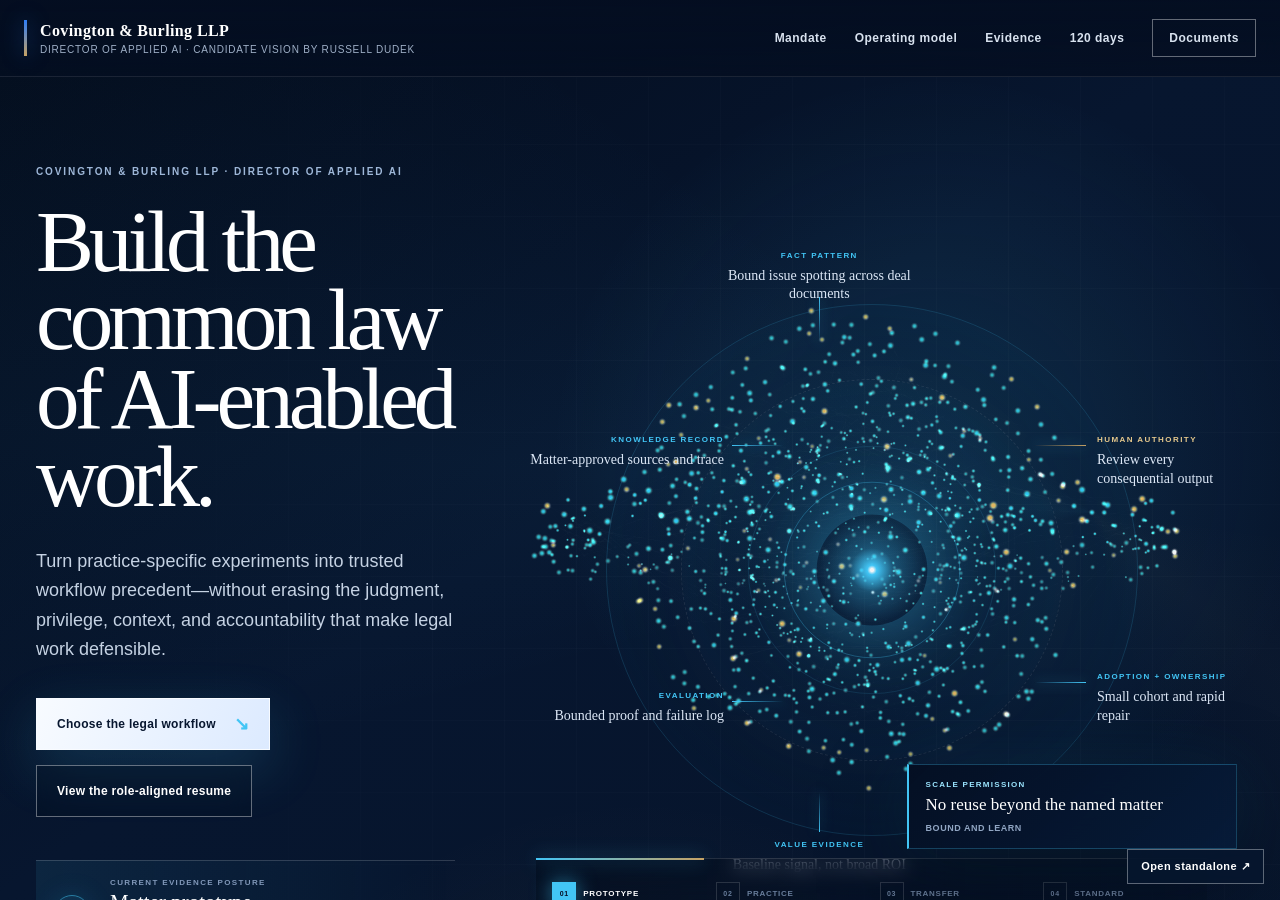
<file: index.html>
<!doctype html>
<html lang="en">
<head>
  <meta charset="utf-8">
  <meta name="viewport" content="width=device-width, initial-scale=1, viewport-fit=cover">
  <meta name="theme-color" content="#07162f">
  <title>Russell Dudek | Covington Director of Applied AI Candidate Vision</title>
  <meta name="description" content="An independent candidate vision for leading applied AI delivery across Covington's legal practices.">
  <style>
    :root{color-scheme:dark;background:#07162f}*{box-sizing:border-box}html,body{width:100%;height:100%;margin:0;overflow:hidden;background:#07162f;font-family:ui-sans-serif,-apple-system,BlinkMacSystemFont,"Segoe UI",Arial,sans-serif}.shell{position:fixed;inset:0;background:#07162f}.viewer{display:block;width:100%;height:100%;border:0;background:#07162f}.loading{position:absolute;inset:0;display:grid;place-items:center;z-index:2;background:radial-gradient(circle at 72% 25%,#102f62 0,transparent 36%),#07162f;color:#fff;transition:opacity .45s ease,visibility .45s ease}.loading[hidden]{opacity:0;visibility:hidden}.mark{width:min(420px,calc(100vw - 48px));text-align:center}.rule{width:2px;height:72px;margin:0 auto 24px;background:linear-gradient(#2e7df7,#c6a264);box-shadow:0 0 24px rgba(46,125,247,.6)}.loading p{margin:0;color:#91a6c3;font-size:10px;font-weight:800;letter-spacing:.19em;text-transform:uppercase}.loading h1{margin:16px 0 0;font:500 clamp(34px,7vw,64px)/.98 Georgia,"Times New Roman",serif;letter-spacing:-.04em}.fallback{position:fixed;right:16px;bottom:16px;z-index:3;padding:10px 13px;border:1px solid rgba(255,255,255,.35);background:rgba(7,22,47,.82);backdrop-filter:blur(12px);color:#fff;text-decoration:none;font-size:11px;font-weight:750;letter-spacing:.04em}.fallback:focus-visible{outline:2px solid #7cb1ff;outline-offset:3px}@media(prefers-reduced-motion:reduce){.loading{transition:none}}
  </style>
</head>
<body>
  <main class="shell">
    <div class="loading" id="loading" aria-live="polite">
      <div class="mark"><div class="rule" aria-hidden="true"></div><p>Covington &amp; Burling LLP · Independent candidate vision</p><h1>Living Precedent Engine</h1></div>
    </div>
    <iframe
      class="viewer"
      id="viewer"
      title="Covington Director of Applied AI candidate vision by Russell Dudek"
      src="index-direct.html"
      allow="fullscreen"
    ></iframe>
    <a class="fallback" href="index-direct.html" target="_blank" rel="noopener">Open standalone ↗</a>
  </main>
  <script>
    const viewer=document.getElementById('viewer');
    const loading=document.getElementById('loading');

    function normalizeExperienceOrder(){
      try{
        const doc=viewer.contentDocument;
        const controls=doc?.querySelector('.lab-controls');
        const stageControls=controls?.querySelector('.stage-controls');
        const scenarioControls=controls?.querySelector('.scenario-controls');
        const treatmentGroup=stageControls?.closest('.control-group');
        const workflowGroup=scenarioControls?.closest('.control-group');
        const reset=doc?.getElementById('resetLab');
        if(!doc||!controls||!treatmentGroup||!workflowGroup) return;

        workflowGroup.id='workflowControls';
        workflowGroup.classList.add('control-group-workflow');
        treatmentGroup.id='treatmentControls';
        treatmentGroup.classList.add('control-group-treatment');
        controls.insertBefore(workflowGroup,treatmentGroup);
        if(reset) controls.appendChild(reset);

        const heading=doc.querySelector('.lab-heading h2');
        if(heading) heading.textContent='Choose the legal workflow—then set its evidence treatment.';
        const summary=doc.querySelector('.lab-heading > p');
        if(summary) summary.textContent='Start with the legal work. Then choose the evidence, authority, ownership, proof, and scale permission required before that workflow can travel.';

        const primary=doc.querySelector('.hero-primary');
        if(primary){
          primary.setAttribute('href','#workflowControls');
          primary.innerHTML='Choose the legal workflow <span aria-hidden="true">↘</span>';
        }
      }catch(error){
        console.warn('The workflow-first sequence could not be restored.',error);
      }
    }

    function enhanceTreatmentRail(){
      try{
        normalizeExperienceOrder();
        const doc=viewer.contentDocument;
        const win=viewer.contentWindow;
        const rail=doc?.querySelector('.engine-stage-rail');
        if(!doc||!win||!rail||rail.dataset.interactive==='true') return;

        rail.dataset.interactive='true';
        rail.setAttribute('role','group');
        rail.setAttribute('aria-label','Set the evidence treatment');

        const style=doc.createElement('style');
        style.id='interactive-hero-treatment-styles';
        style.textContent=`
          .engine-stage-rail[data-interactive="true"]{pointer-events:auto}
          .engine-stage-rail .engine-stage-control{
            appearance:none;-webkit-appearance:none;border:0;background:transparent;margin:0;
            display:flex;align-items:center;gap:7px;width:100%;padding:5px 4px;
            color:#687d9b;font:850 8px/1.2 var(--sans);letter-spacing:.09em;
            text-align:left;text-transform:uppercase;cursor:pointer;pointer-events:auto;
            transition:color .24s ease,transform .24s ease,background .24s ease;
          }
          .engine-stage-rail .engine-stage-control i{
            display:grid;place-items:center;flex:0 0 auto;width:24px;height:24px;
            border:1px solid rgba(255,255,255,.14);font-style:normal;font-size:7px;
            transition:border-color .24s ease,background .24s ease,box-shadow .24s ease;
          }
          .engine-stage-rail .engine-stage-control:hover{color:#fff;transform:translateY(-2px)}
          .engine-stage-rail .engine-stage-control:hover i{border-color:rgba(var(--treatment-accent-rgb),.75)}
          .engine-stage-rail .engine-stage-control.is-complete{color:#c7d4e5}
          .engine-stage-rail .engine-stage-control.is-complete i{border-color:rgba(var(--treatment-accent-rgb),.55);background:rgba(var(--treatment-accent-rgb),.12)}
          .engine-stage-rail .engine-stage-control.is-current{color:var(--white)}
          .engine-stage-rail .engine-stage-control.is-current i{border-color:var(--treatment-accent);background:var(--treatment-accent);color:#061126;box-shadow:0 0 20px rgba(var(--treatment-accent-rgb),.55)}
          .engine-stage-rail .engine-stage-control:focus-visible{outline:2px solid var(--treatment-soft);outline-offset:4px;background:rgba(var(--treatment-accent-rgb),.09)}
          @media(max-width:720px){.engine-stage-rail .engine-stage-control{font-size:7px;gap:5px;padding-inline:2px}.engine-stage-rail .engine-stage-control i{width:22px;height:22px}}
          @media(prefers-reduced-motion:reduce){.engine-stage-rail .engine-stage-control{transition:none}.engine-stage-rail .engine-stage-control:hover{transform:none}}
        `;
        doc.head.appendChild(style);

        const passive=[...rail.querySelectorAll('[data-engine-stage]')];
        passive.forEach((node)=>{
          if(node.tagName==='BUTTON') return;
          const button=doc.createElement('button');
          button.type='button';
          button.className=`engine-stage-control ${node.className}`.trim();
          button.dataset.engineStage=node.dataset.engineStage;
          button.innerHTML=node.innerHTML;
          button.setAttribute('aria-label',`Set evidence treatment to ${node.textContent.trim()}`);
          node.replaceWith(button);
        });

        const controls=[...rail.querySelectorAll('.engine-stage-control')];
        const sync=()=>{
          const active=doc.body.dataset.treatment||'prototype';
          controls.forEach((button)=>{
            const selected=button.dataset.engineStage===active;
            button.setAttribute('aria-pressed',String(selected));
            button.tabIndex=selected?0:-1;
          });
        };
        const activate=(button)=>{
          const engine=win.__precedentEngine;
          const current=engine?.getState?.()||{scenario:'corporate'};
          engine?.renderState({scenario:current.scenario,stage:button.dataset.engineStage,animate:true});
          sync();
        };

        controls.forEach((button,index)=>{
          button.addEventListener('click',()=>activate(button));
          button.addEventListener('keydown',(event)=>{
            if(!['ArrowLeft','ArrowRight','Home','End'].includes(event.key)) return;
            event.preventDefault();
            let next=index;
            if(event.key==='Home') next=0;
            else if(event.key==='End') next=controls.length-1;
            else next=(index+(event.key==='ArrowRight'?1:-1)+controls.length)%controls.length;
            controls[next].focus();
            activate(controls[next]);
          });
        });

        new MutationObserver(sync).observe(doc.body,{attributes:true,attributeFilter:['data-treatment']});
        sync();
      }catch(error){
        console.warn('Hero treatment controls could not be enhanced.',error);
      }
    }

    viewer.addEventListener('load',()=>{
      loading.hidden=true;
      normalizeExperienceOrder();
      enhanceTreatmentRail();
      window.setTimeout(()=>{normalizeExperienceOrder();enhanceTreatmentRail()},250);
    });
    window.setTimeout(()=>{loading.hidden=true;normalizeExperienceOrder();enhanceTreatmentRail()},6000);
  </script>
</body>
</html>
</file>
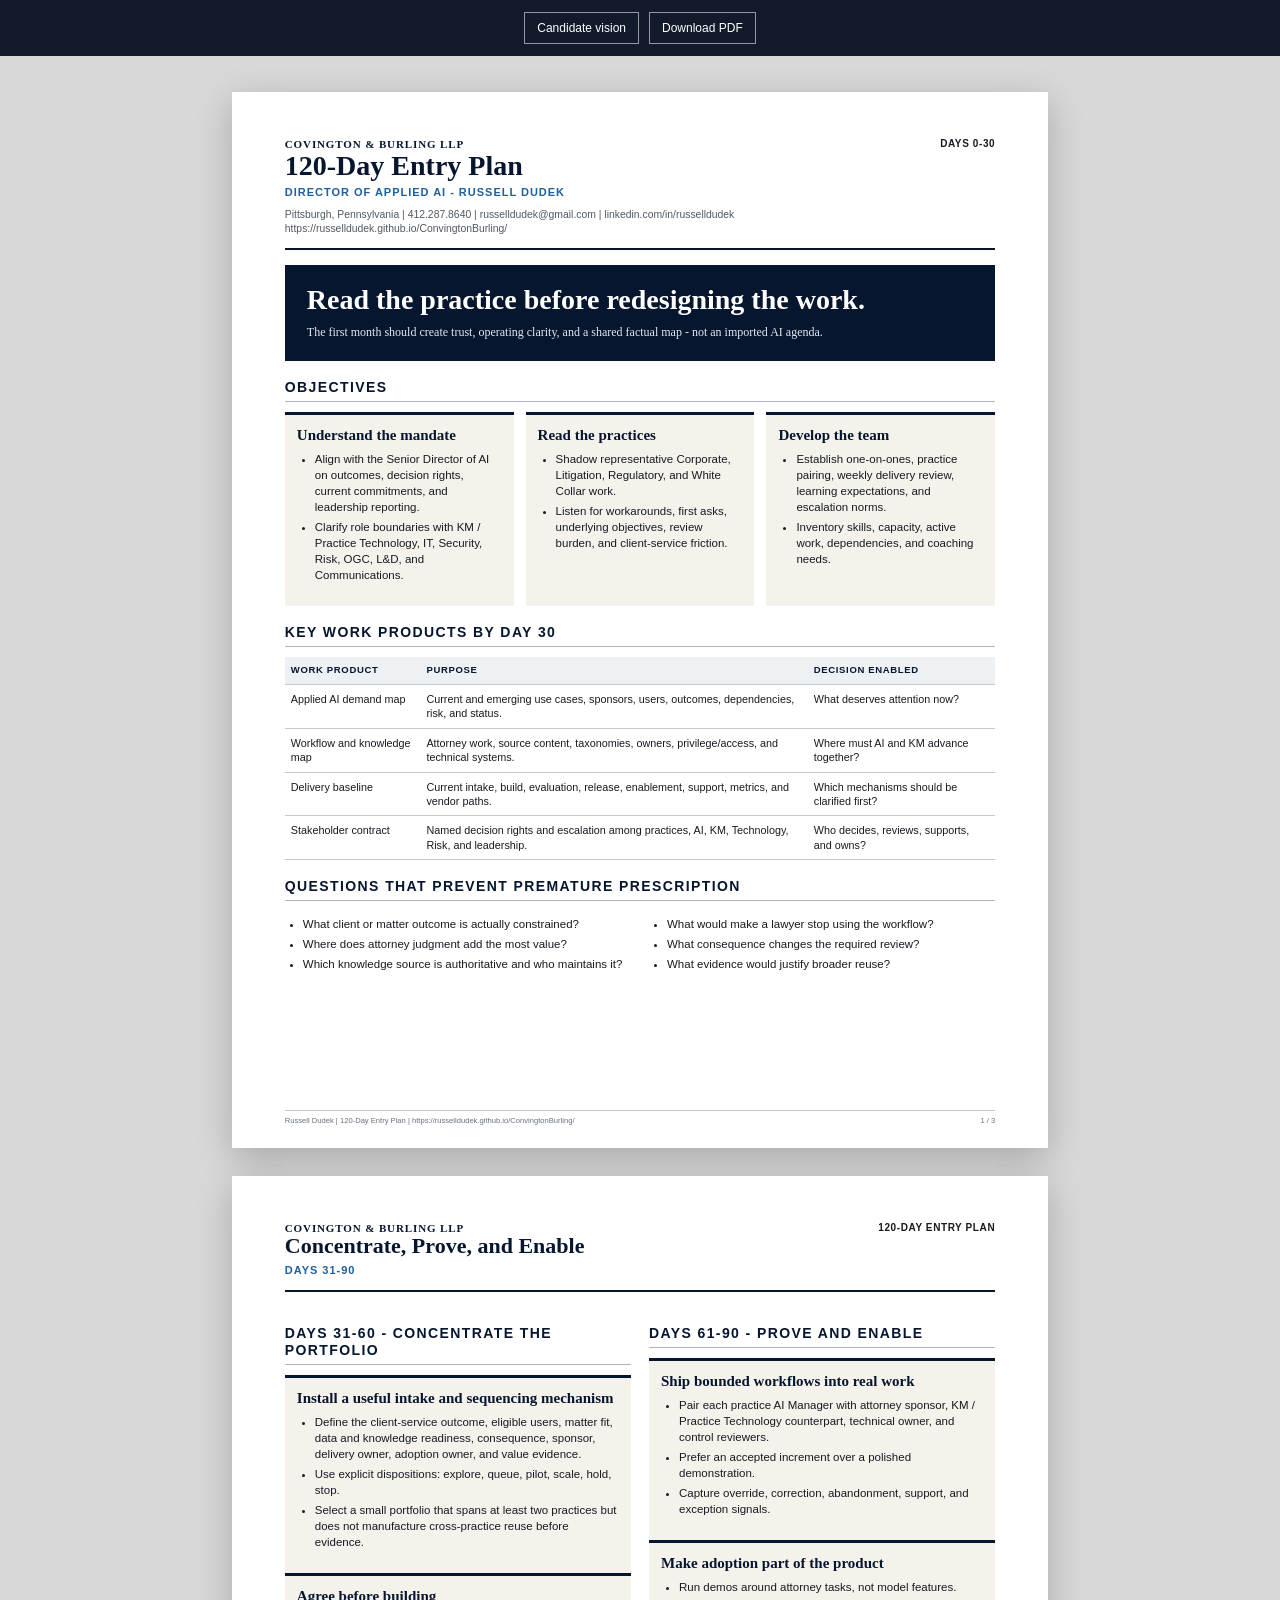
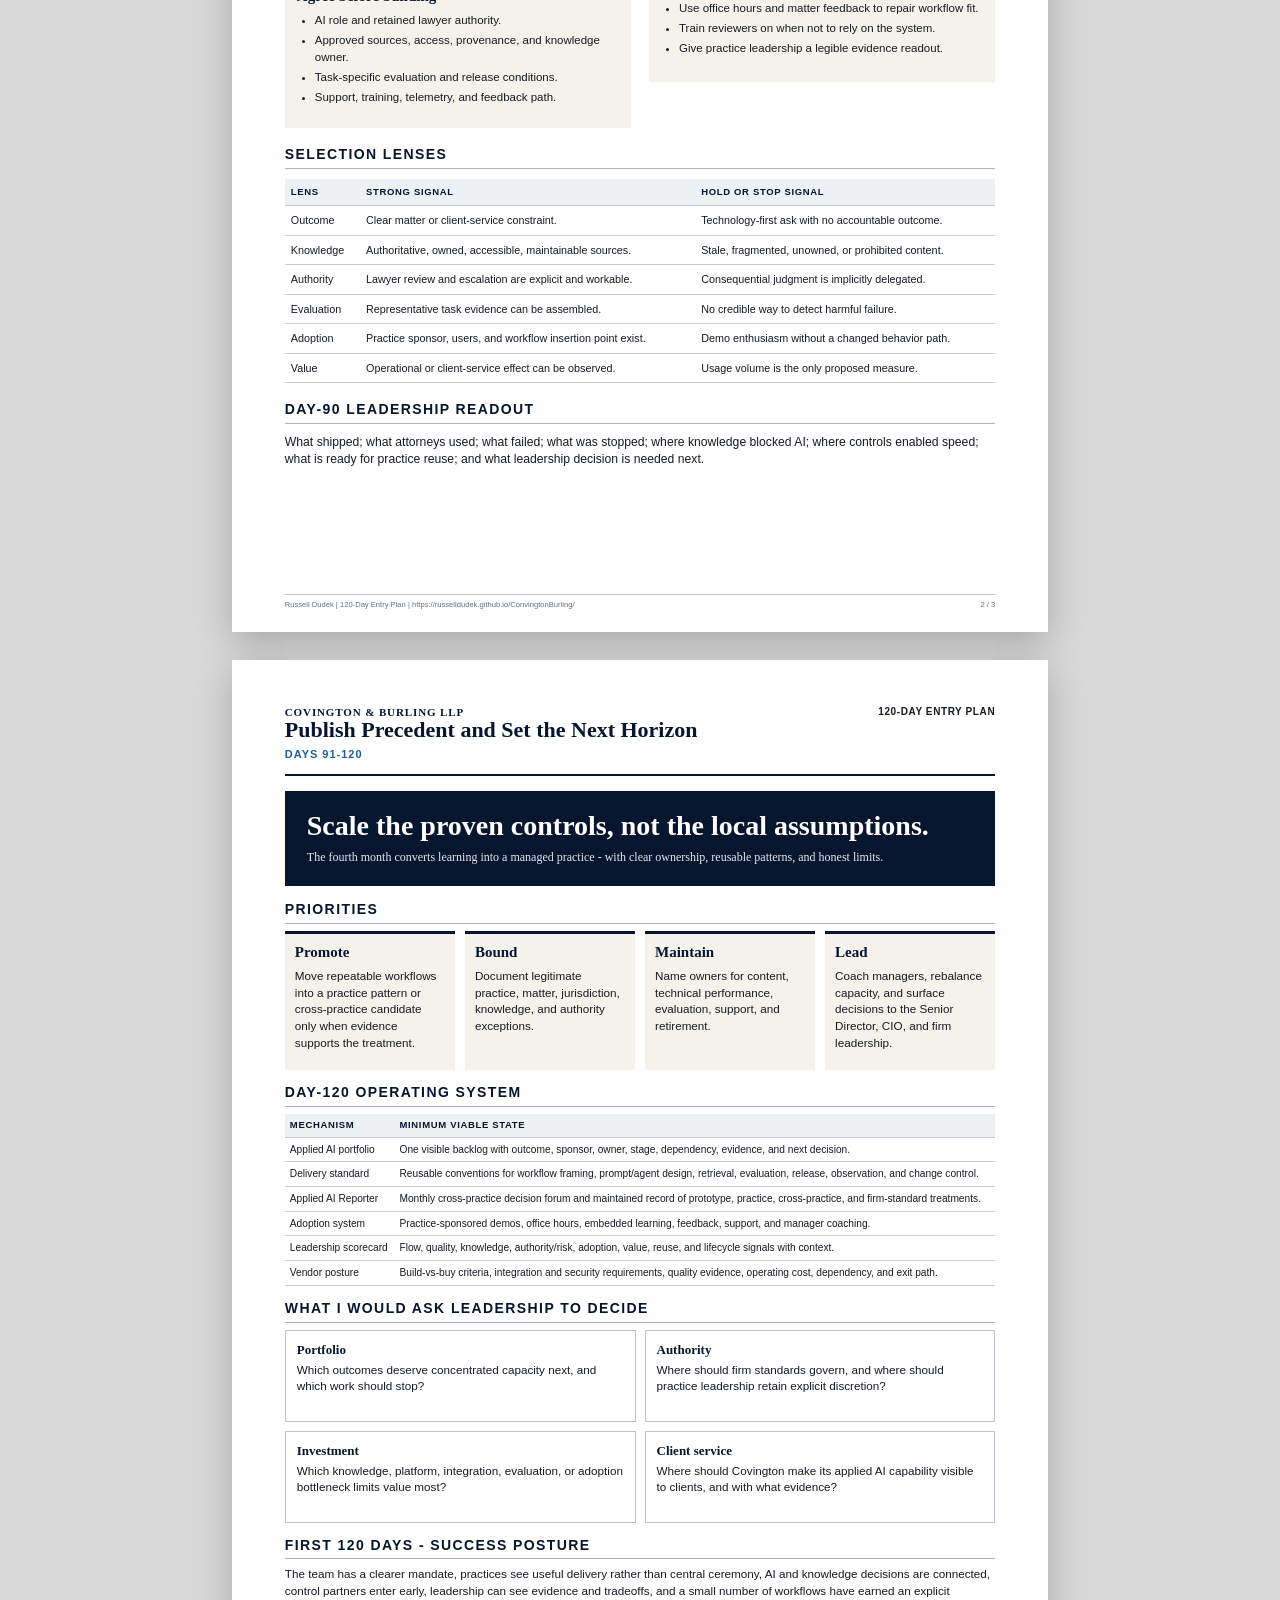
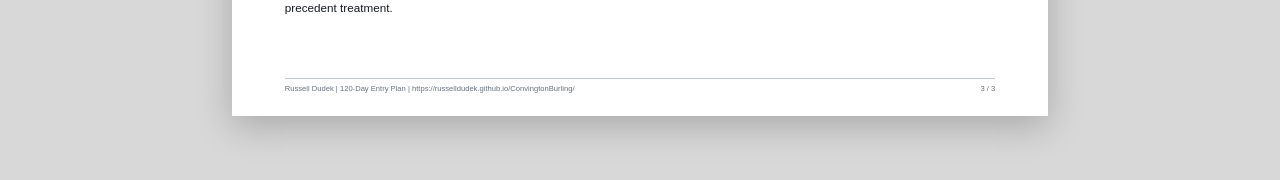
<file: 120-day-plan.html>
<!doctype html><html lang="en"><head><meta charset="utf-8"><meta name="viewport" content="width=device-width,initial-scale=1"><title>120-Day Entry Plan</title><link rel="stylesheet" href="styles.css"></head><body class="doc-body"><div class="doc-toolbar"><a href="index.html">Candidate vision</a><a href="pdfs/Russell-Dudek-Covington-120-Day-Plan.pdf" download>Download PDF</a></div><main class="doc-stack"><section class="doc-page plan-page"><header class="doc-brand"><div><div class="company">Covington &amp; Burling LLP</div><p class="doc-title">120-Day Entry Plan</p><div class="doc-subtitle">Director of Applied AI - Russell Dudek</div><div class="doc-contact">Pittsburgh, Pennsylvania | 412.287.8640 | russelldudek@gmail.com | linkedin.com/in/russelldudek<br><a href="https://russelldudek.github.io/ConvingtonBurling/">https://russelldudek.github.io/ConvingtonBurling/</a></div></div><div class="candidate">Days 0-30</div></header><div class="brief-hero"><h2>Read the practice before redesigning the work.</h2><p>The first month should create trust, operating clarity, and a shared factual map - not an imported AI agenda.</p></div><div class="doc-h2">Objectives</div><div class="doc-three"><div class="phase-box"><h3>Understand the mandate</h3><ul class="doc-ul"><li>Align with the Senior Director of AI on outcomes, decision rights, current commitments, and leadership reporting.</li><li>Clarify role boundaries with KM / Practice Technology, IT, Security, Risk, OGC, L&amp;D, and Communications.</li></ul></div><div class="phase-box"><h3>Read the practices</h3><ul class="doc-ul"><li>Shadow representative Corporate, Litigation, Regulatory, and White Collar work.</li><li>Listen for workarounds, first asks, underlying objectives, review burden, and client-service friction.</li></ul></div><div class="phase-box"><h3>Develop the team</h3><ul class="doc-ul"><li>Establish one-on-ones, practice pairing, weekly delivery review, learning expectations, and escalation norms.</li><li>Inventory skills, capacity, active work, dependencies, and coaching needs.</li></ul></div></div><div class="doc-h2">Key work products by day 30</div><table class="mini-table"><tr><th>Work product</th><th>Purpose</th><th>Decision enabled</th></tr><tr><td>Applied AI demand map</td><td>Current and emerging use cases, sponsors, users, outcomes, dependencies, risk, and status.</td><td>What deserves attention now?</td></tr><tr><td>Workflow and knowledge map</td><td>Attorney work, source content, taxonomies, owners, privilege/access, and technical systems.</td><td>Where must AI and KM advance together?</td></tr><tr><td>Delivery baseline</td><td>Current intake, build, evaluation, release, enablement, support, metrics, and vendor paths.</td><td>Which mechanisms should be clarified first?</td></tr><tr><td>Stakeholder contract</td><td>Named decision rights and escalation among practices, AI, KM, Technology, Risk, and leadership.</td><td>Who decides, reviews, supports, and owns?</td></tr></table><div class="doc-h2">Questions that prevent premature prescription</div><div class="doc-two"><ul class="doc-ul"><li>What client or matter outcome is actually constrained?</li><li>Where does attorney judgment add the most value?</li><li>Which knowledge source is authoritative and who maintains it?</li></ul><ul class="doc-ul"><li>What would make a lawyer stop using the workflow?</li><li>What consequence changes the required review?</li><li>What evidence would justify broader reuse?</li></ul></div><div class="doc-footer"><span>Russell Dudek | 120-Day Entry Plan | https://russelldudek.github.io/ConvingtonBurling/</span><span>1 / 3</span></div></section><section class="doc-page plan-page"><header class="doc-brand"><div><div class="company">Covington &amp; Burling LLP</div><p class="doc-title" style="font-size:22px">Concentrate, Prove, and Enable</p><div class="doc-subtitle">Days 31-90</div></div><div class="candidate">120-Day Entry Plan</div></header><div class="doc-two"><div><div class="doc-h2">Days 31-60 - Concentrate the portfolio</div><div class="phase-box"><h3>Install a useful intake and sequencing mechanism</h3><ul class="doc-ul"><li>Define the client-service outcome, eligible users, matter fit, data and knowledge readiness, consequence, sponsor, delivery owner, adoption owner, and value evidence.</li><li>Use explicit dispositions: explore, queue, pilot, scale, hold, stop.</li><li>Select a small portfolio that spans at least two practices but does not manufacture cross-practice reuse before evidence.</li></ul></div><div class="phase-box"><h3>Agree before building</h3><ul class="doc-ul"><li>AI role and retained lawyer authority.</li><li>Approved sources, access, provenance, and knowledge owner.</li><li>Task-specific evaluation and release conditions.</li><li>Support, training, telemetry, and feedback path.</li></ul></div></div><div><div class="doc-h2">Days 61-90 - Prove and enable</div><div class="phase-box"><h3>Ship bounded workflows into real work</h3><ul class="doc-ul"><li>Pair each practice AI Manager with attorney sponsor, KM / Practice Technology counterpart, technical owner, and control reviewers.</li><li>Prefer an accepted increment over a polished demonstration.</li><li>Capture override, correction, abandonment, support, and exception signals.</li></ul></div><div class="phase-box"><h3>Make adoption part of the product</h3><ul class="doc-ul"><li>Run demos around attorney tasks, not model features.</li><li>Use office hours and matter feedback to repair workflow fit.</li><li>Train reviewers on when not to rely on the system.</li><li>Give practice leadership a legible evidence readout.</li></ul></div></div></div><div class="doc-h2">Selection lenses</div><table class="mini-table"><tr><th>Lens</th><th>Strong signal</th><th>Hold or stop signal</th></tr><tr><td>Outcome</td><td>Clear matter or client-service constraint.</td><td>Technology-first ask with no accountable outcome.</td></tr><tr><td>Knowledge</td><td>Authoritative, owned, accessible, maintainable sources.</td><td>Stale, fragmented, unowned, or prohibited content.</td></tr><tr><td>Authority</td><td>Lawyer review and escalation are explicit and workable.</td><td>Consequential judgment is implicitly delegated.</td></tr><tr><td>Evaluation</td><td>Representative task evidence can be assembled.</td><td>No credible way to detect harmful failure.</td></tr><tr><td>Adoption</td><td>Practice sponsor, users, and workflow insertion point exist.</td><td>Demo enthusiasm without a changed behavior path.</td></tr><tr><td>Value</td><td>Operational or client-service effect can be observed.</td><td>Usage volume is the only proposed measure.</td></tr></table><div class="doc-h2">Day-90 leadership readout</div><p class="doc-p">What shipped; what attorneys used; what failed; what was stopped; where knowledge blocked AI; where controls enabled speed; what is ready for practice reuse; and what leadership decision is needed next.</p><div class="doc-footer"><span>Russell Dudek | 120-Day Entry Plan | https://russelldudek.github.io/ConvingtonBurling/</span><span>2 / 3</span></div></section><section class="doc-page plan-page plan-compact"><header class="doc-brand"><div><div class="company">Covington &amp; Burling LLP</div><p class="doc-title" style="font-size:22px">Publish Precedent and Set the Next Horizon</p><div class="doc-subtitle">Days 91-120</div></div><div class="candidate">120-Day Entry Plan</div></header><div class="brief-hero"><h2>Scale the proven controls, not the local assumptions.</h2><p>The fourth month converts learning into a managed practice - with clear ownership, reusable patterns, and honest limits.</p></div><div class="doc-h2">Priorities</div><div class="doc-four"><div class="phase-box"><h3>Promote</h3><p class="doc-p">Move repeatable workflows into a practice pattern or cross-practice candidate only when evidence supports the treatment.</p></div><div class="phase-box"><h3>Bound</h3><p class="doc-p">Document legitimate practice, matter, jurisdiction, knowledge, and authority exceptions.</p></div><div class="phase-box"><h3>Maintain</h3><p class="doc-p">Name owners for content, technical performance, evaluation, support, and retirement.</p></div><div class="phase-box"><h3>Lead</h3><p class="doc-p">Coach managers, rebalance capacity, and surface decisions to the Senior Director, CIO, and firm leadership.</p></div></div><div class="doc-h2">Day-120 operating system</div><table class="mini-table"><tr><th>Mechanism</th><th>Minimum viable state</th></tr><tr><td>Applied AI portfolio</td><td>One visible backlog with outcome, sponsor, owner, stage, dependency, evidence, and next decision.</td></tr><tr><td>Delivery standard</td><td>Reusable conventions for workflow framing, prompt/agent design, retrieval, evaluation, release, observation, and change control.</td></tr><tr><td>Applied AI Reporter</td><td>Monthly cross-practice decision forum and maintained record of prototype, practice, cross-practice, and firm-standard treatments.</td></tr><tr><td>Adoption system</td><td>Practice-sponsored demos, office hours, embedded learning, feedback, support, and manager coaching.</td></tr><tr><td>Leadership scorecard</td><td>Flow, quality, knowledge, authority/risk, adoption, value, reuse, and lifecycle signals with context.</td></tr><tr><td>Vendor posture</td><td>Build-vs-buy criteria, integration and security requirements, quality evidence, operating cost, dependency, and exit path.</td></tr></table><div class="doc-h2">What I would ask leadership to decide</div><div class="check-grid"><div class="check-item"><h3>Portfolio</h3><p class="doc-p">Which outcomes deserve concentrated capacity next, and which work should stop?</p></div><div class="check-item"><h3>Authority</h3><p class="doc-p">Where should firm standards govern, and where should practice leadership retain explicit discretion?</p></div><div class="check-item"><h3>Investment</h3><p class="doc-p">Which knowledge, platform, integration, evaluation, or adoption bottleneck limits value most?</p></div><div class="check-item"><h3>Client service</h3><p class="doc-p">Where should Covington make its applied AI capability visible to clients, and with what evidence?</p></div></div><div class="doc-h2">First 120 days - success posture</div><p class="doc-p">The team has a clearer mandate, practices see useful delivery rather than central ceremony, AI and knowledge decisions are connected, control partners enter early, leadership can see evidence and tradeoffs, and a small number of workflows have earned an explicit precedent treatment.</p><div class="doc-footer"><span>Russell Dudek | 120-Day Entry Plan | https://russelldudek.github.io/ConvingtonBurling/</span><span>3 / 3</span></div></section></main></body></html>
</file>
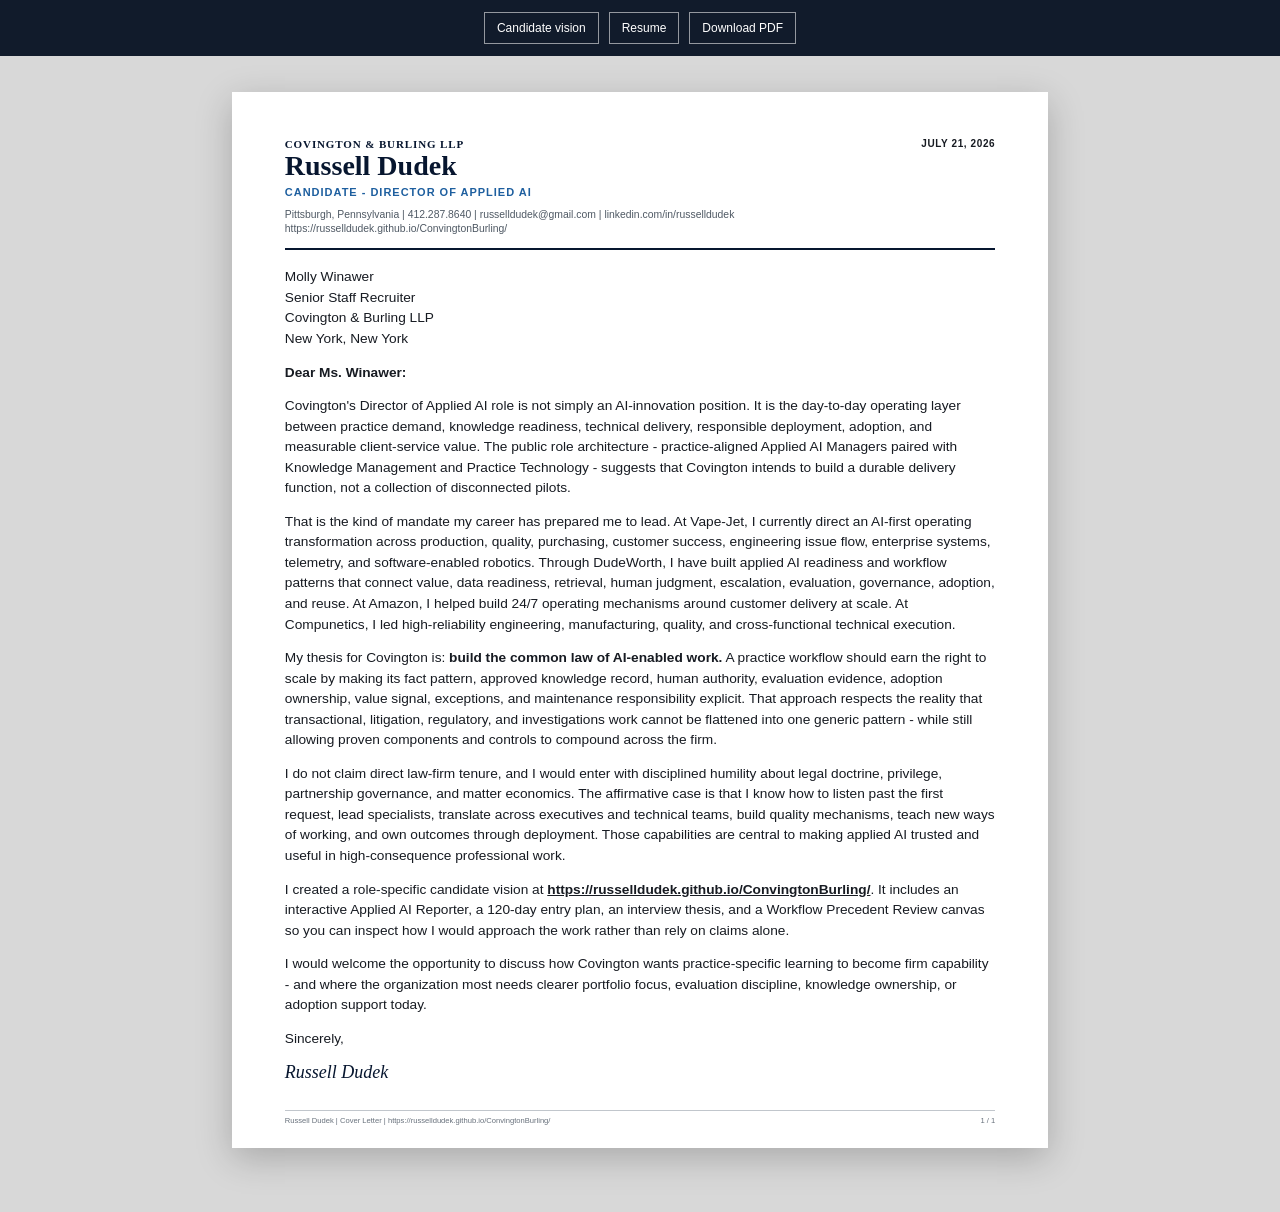
<file: cover-letter.html>
<!doctype html><html lang="en"><head><meta charset="utf-8"><meta name="viewport" content="width=device-width,initial-scale=1"><title>Russell Dudek - Cover Letter</title><link rel="stylesheet" href="styles.css"></head><body class="doc-body letter"><div class="doc-toolbar"><a href="index.html">Candidate vision</a><a href="resume.html">Resume</a><a href="pdfs/Russell-Dudek-Covington-Cover-Letter.pdf" download>Download PDF</a></div><main class="doc-stack"><section class="doc-page"><header class="doc-brand"><div><div class="company">Covington &amp; Burling LLP</div><p class="doc-title">Russell Dudek</p><div class="doc-subtitle">Candidate - Director of Applied AI</div><div class="doc-contact">Pittsburgh, Pennsylvania | 412.287.8640 | <a href="mailto:russelldudek@gmail.com">russelldudek@gmail.com</a> | <a href="https://www.linkedin.com/in/russelldudek">linkedin.com/in/russelldudek</a><br><a href="https://russelldudek.github.io/ConvingtonBurling/">https://russelldudek.github.io/ConvingtonBurling/</a></div></div><div class="candidate">July 21, 2026</div></header><p class="doc-p salute">Molly Winawer<br>Senior Staff Recruiter<br>Covington &amp; Burling LLP<br>New York, New York</p><p class="doc-p"><strong>Dear Ms. Winawer:</strong></p><p class="doc-p">Covington's Director of Applied AI role is not simply an AI-innovation position. It is the day-to-day operating layer between practice demand, knowledge readiness, technical delivery, responsible deployment, adoption, and measurable client-service value. The public role architecture - practice-aligned Applied AI Managers paired with Knowledge Management and Practice Technology - suggests that Covington intends to build a durable delivery function, not a collection of disconnected pilots.</p><p class="doc-p">That is the kind of mandate my career has prepared me to lead. At Vape-Jet, I currently direct an AI-first operating transformation across production, quality, purchasing, customer success, engineering issue flow, enterprise systems, telemetry, and software-enabled robotics. Through DudeWorth, I have built applied AI readiness and workflow patterns that connect value, data readiness, retrieval, human judgment, escalation, evaluation, governance, adoption, and reuse. At Amazon, I helped build 24/7 operating mechanisms around customer delivery at scale. At Compunetics, I led high-reliability engineering, manufacturing, quality, and cross-functional technical execution.</p><p class="doc-p">My thesis for Covington is: <strong>build the common law of AI-enabled work.</strong> A practice workflow should earn the right to scale by making its fact pattern, approved knowledge record, human authority, evaluation evidence, adoption ownership, value signal, exceptions, and maintenance responsibility explicit. That approach respects the reality that transactional, litigation, regulatory, and investigations work cannot be flattened into one generic pattern - while still allowing proven components and controls to compound across the firm.</p><p class="doc-p">I do not claim direct law-firm tenure, and I would enter with disciplined humility about legal doctrine, privilege, partnership governance, and matter economics. The affirmative case is that I know how to listen past the first request, lead specialists, translate across executives and technical teams, build quality mechanisms, teach new ways of working, and own outcomes through deployment. Those capabilities are central to making applied AI trusted and useful in high-consequence professional work.</p><p class="doc-p">I created a role-specific candidate vision at <a href="https://russelldudek.github.io/ConvingtonBurling/"><strong>https://russelldudek.github.io/ConvingtonBurling/</strong></a>. It includes an interactive Applied AI Reporter, a 120-day entry plan, an interview thesis, and a Workflow Precedent Review canvas so you can inspect how I would approach the work rather than rely on claims alone.</p><p class="doc-p">I would welcome the opportunity to discuss how Covington wants practice-specific learning to become firm capability - and where the organization most needs clearer portfolio focus, evaluation discipline, knowledge ownership, or adoption support today.</p><p class="doc-p">Sincerely,</p><div class="signature">Russell Dudek</div><div class="doc-footer"><span>Russell Dudek | Cover Letter | https://russelldudek.github.io/ConvingtonBurling/</span><span>1 / 1</span></div></section></main></body></html>
</file>
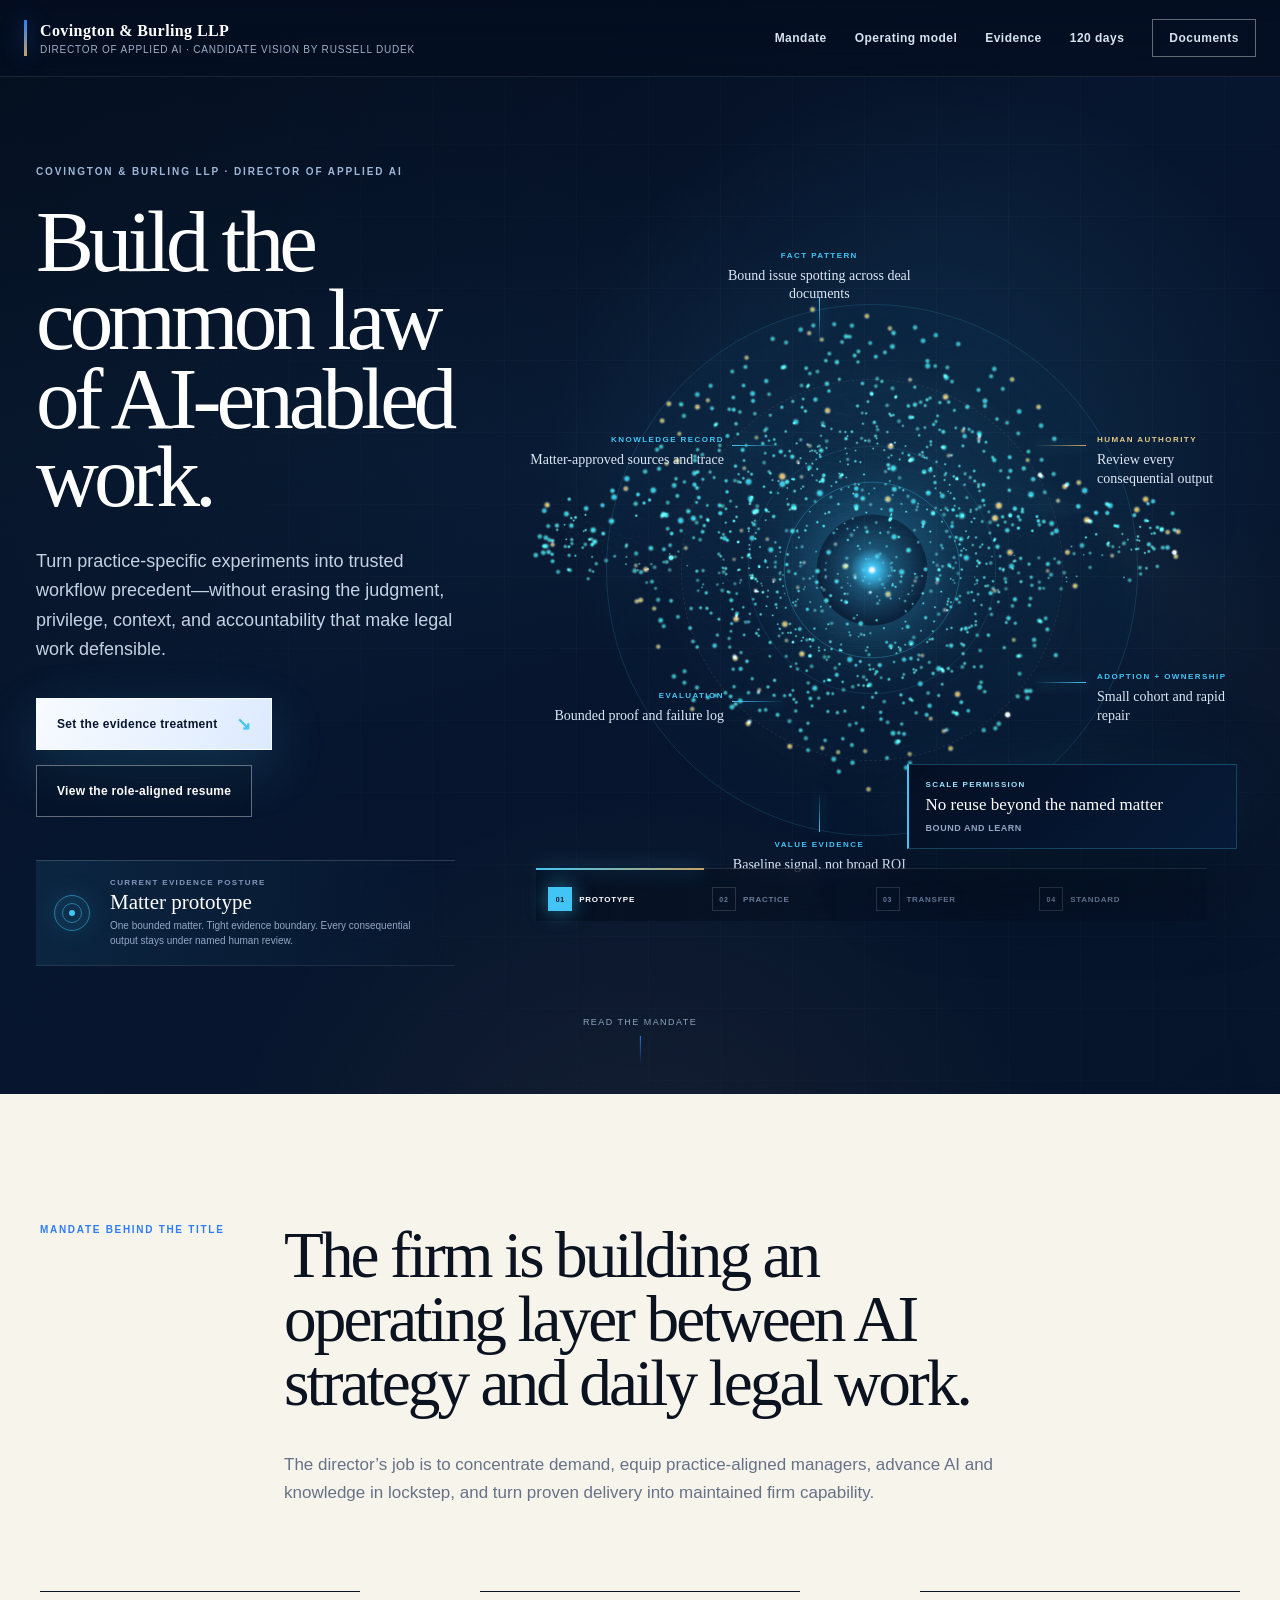
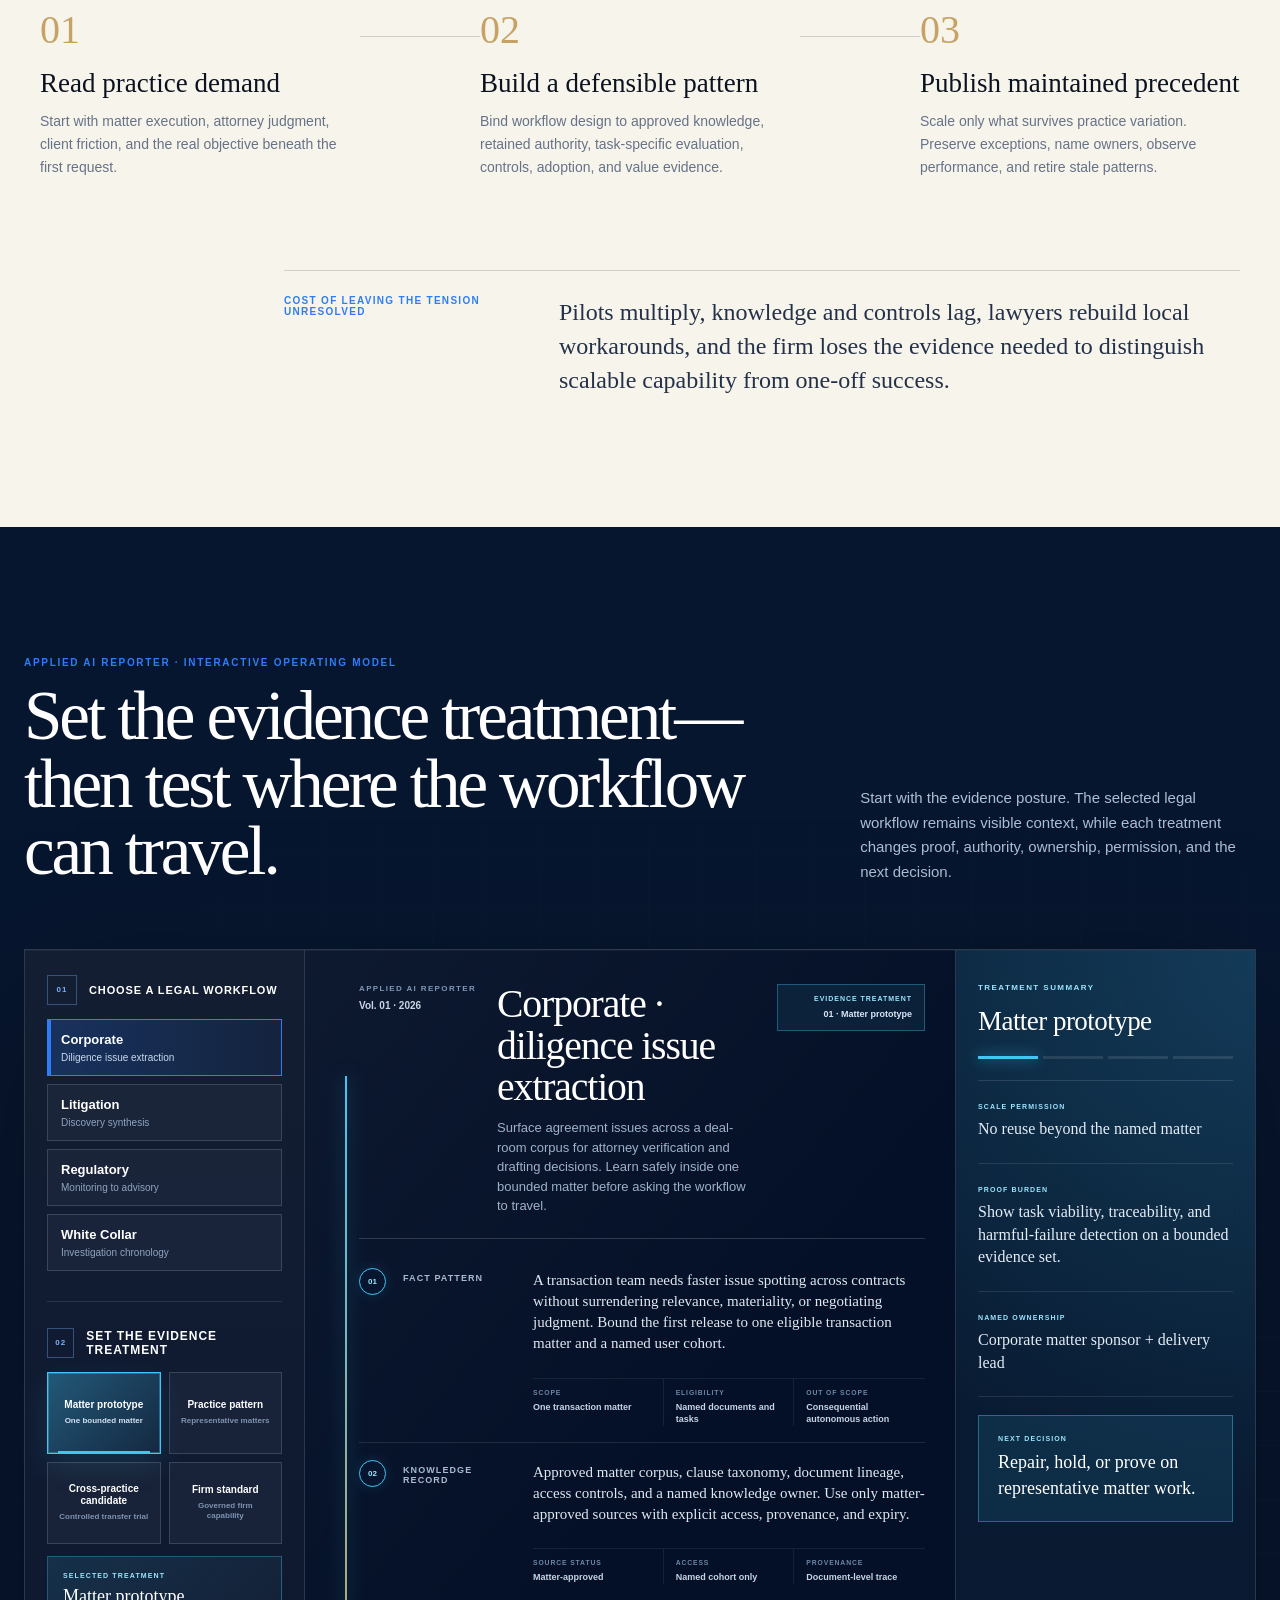
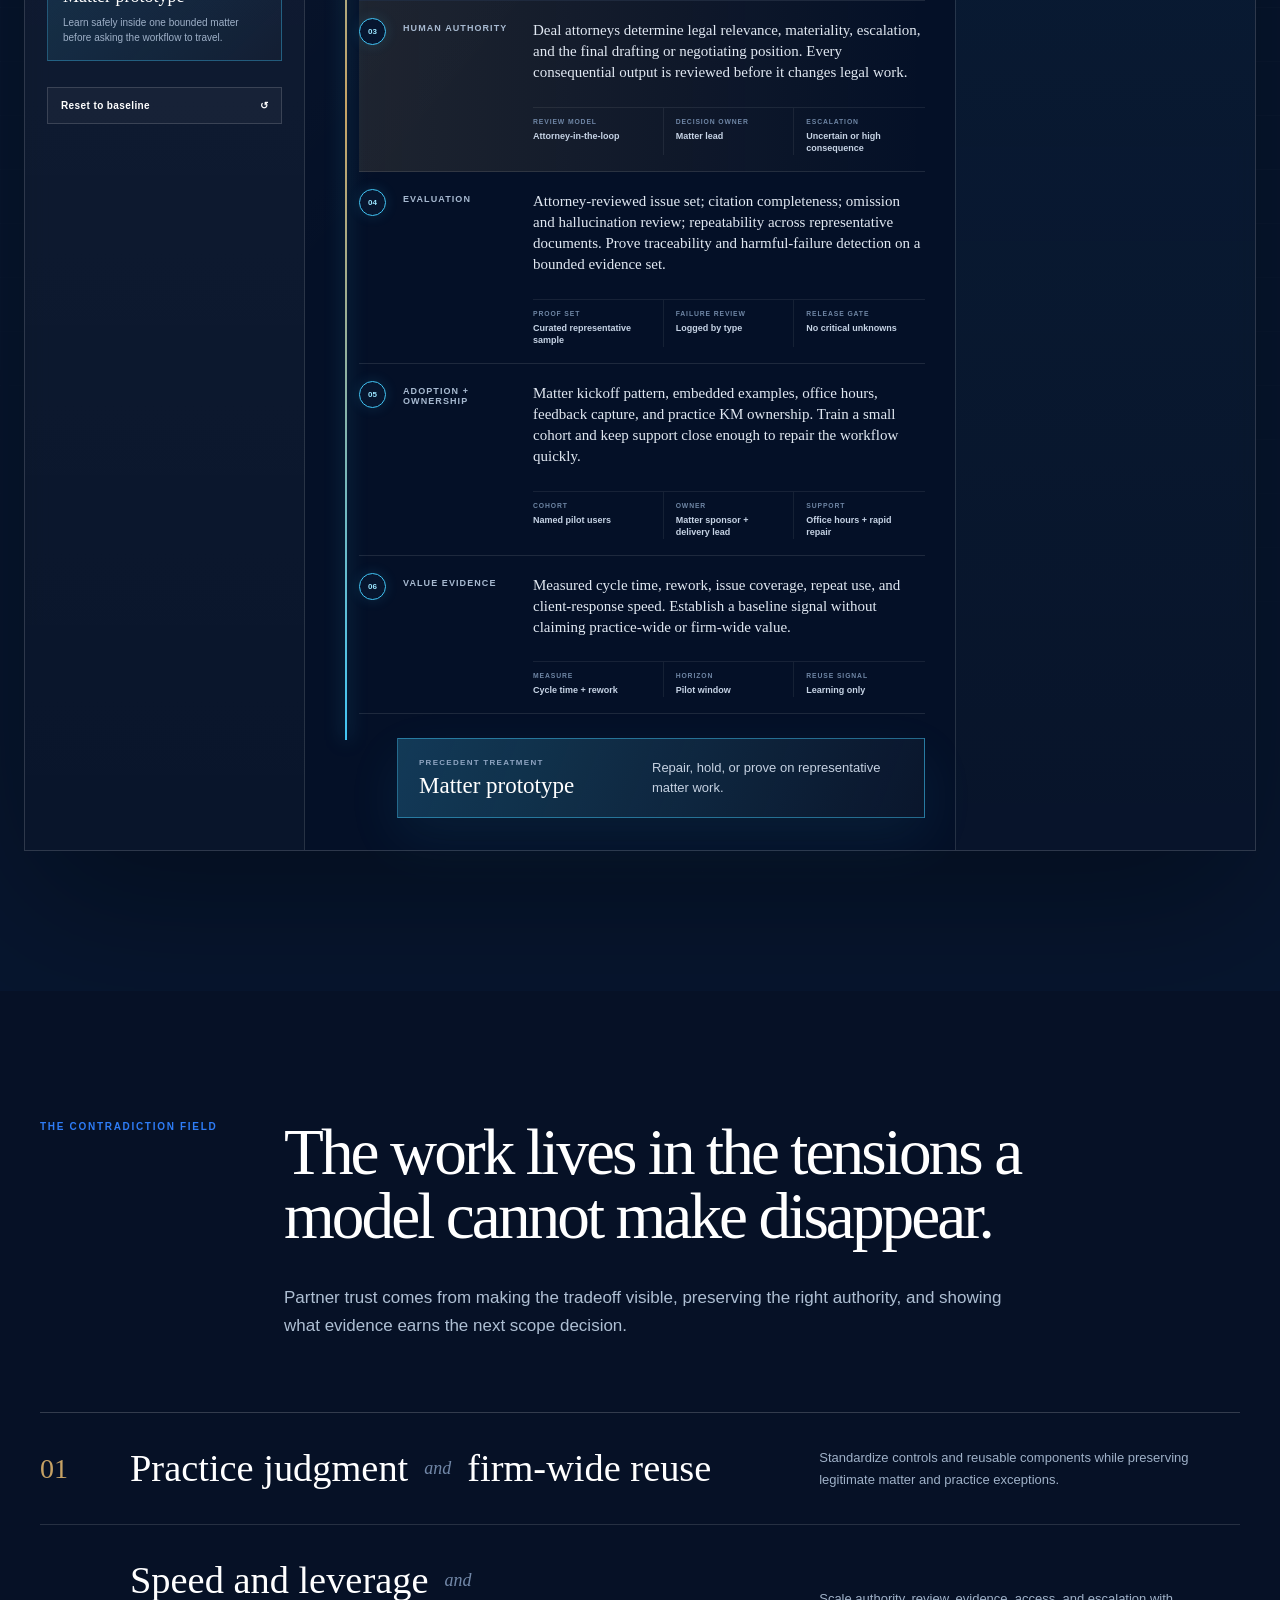
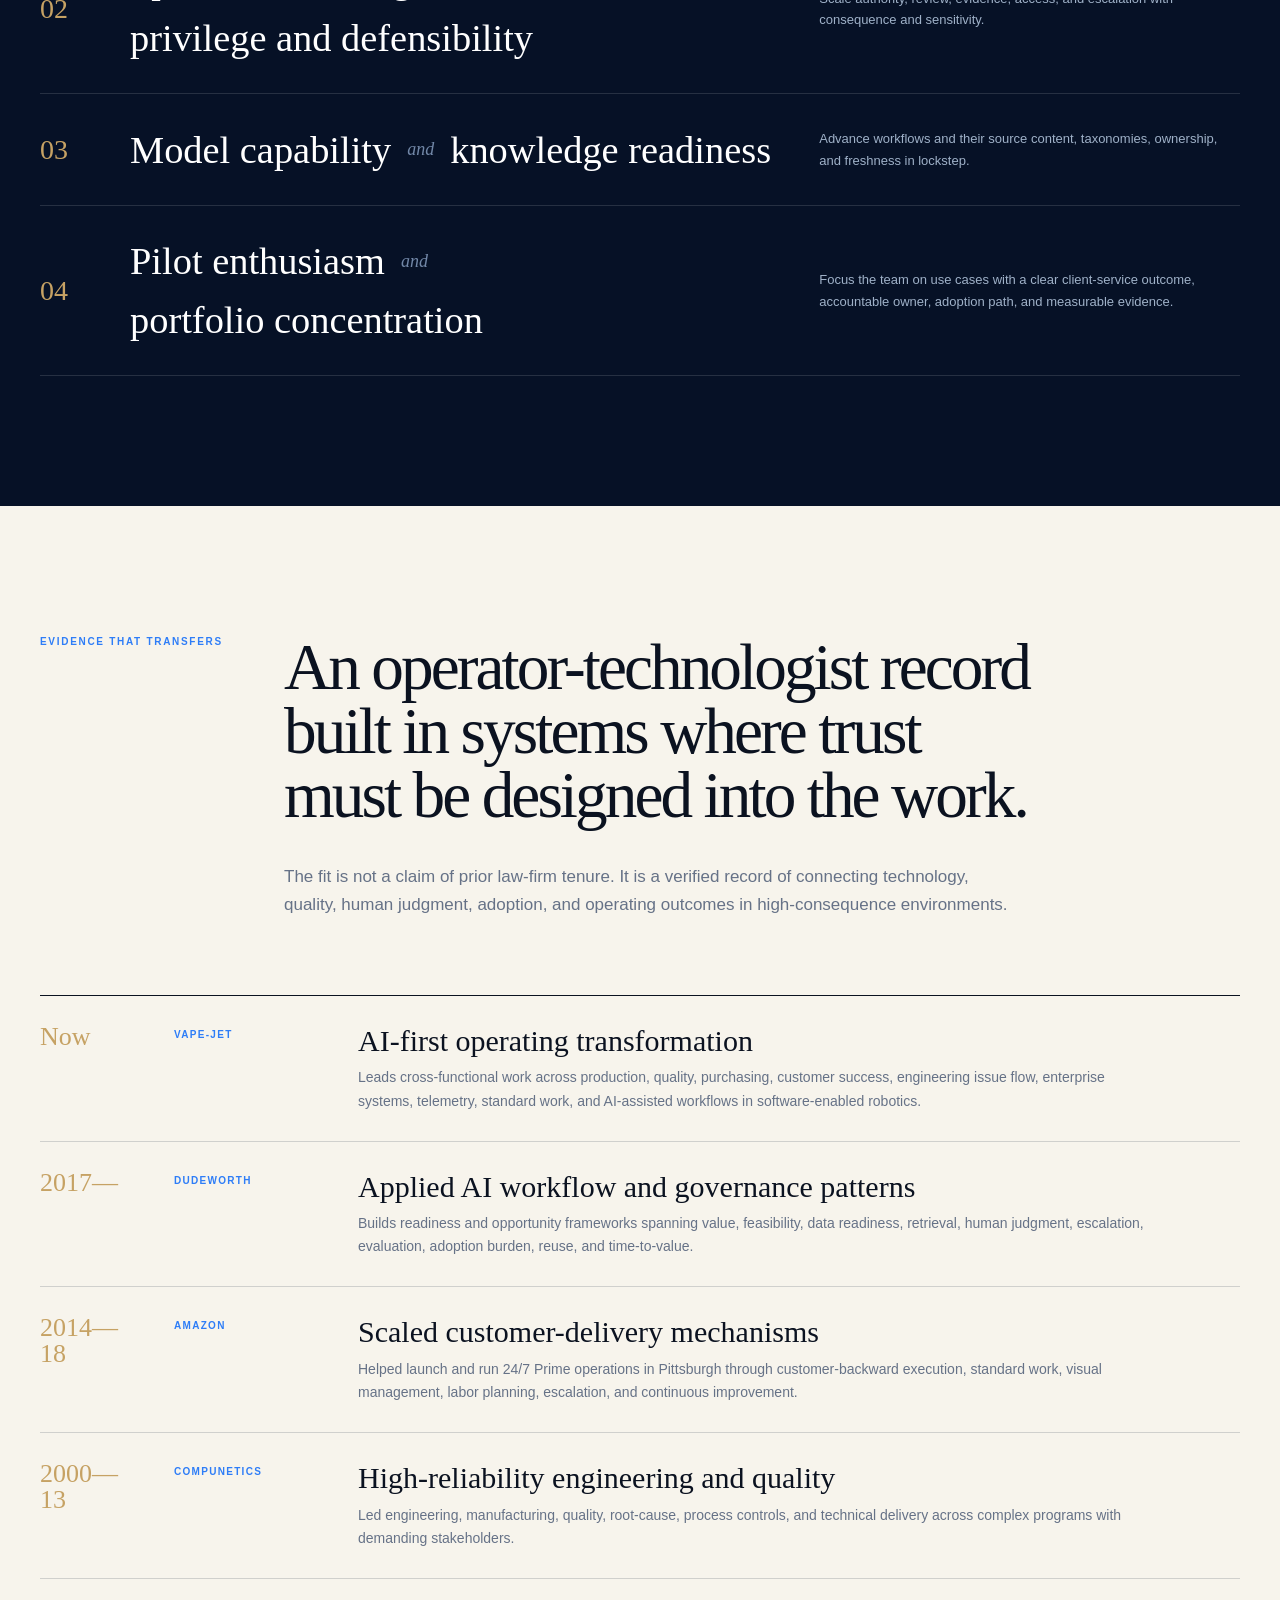
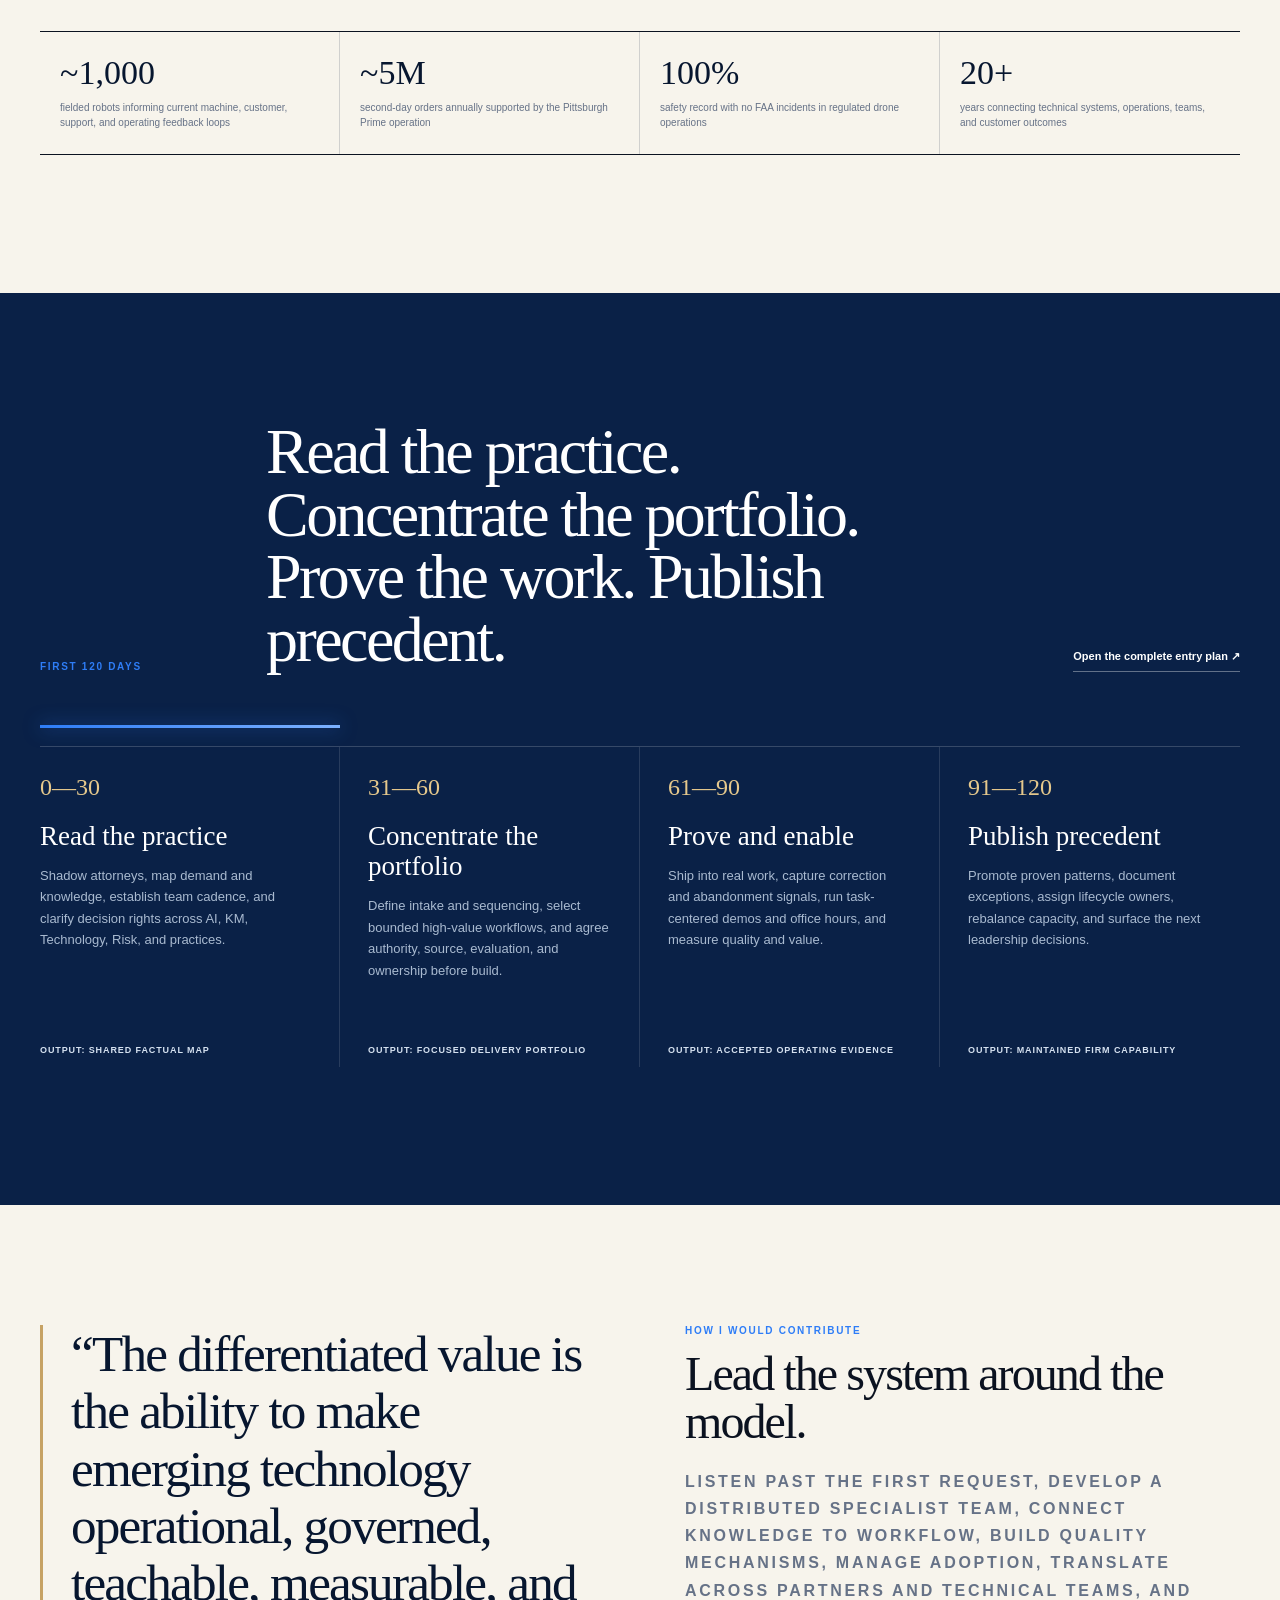
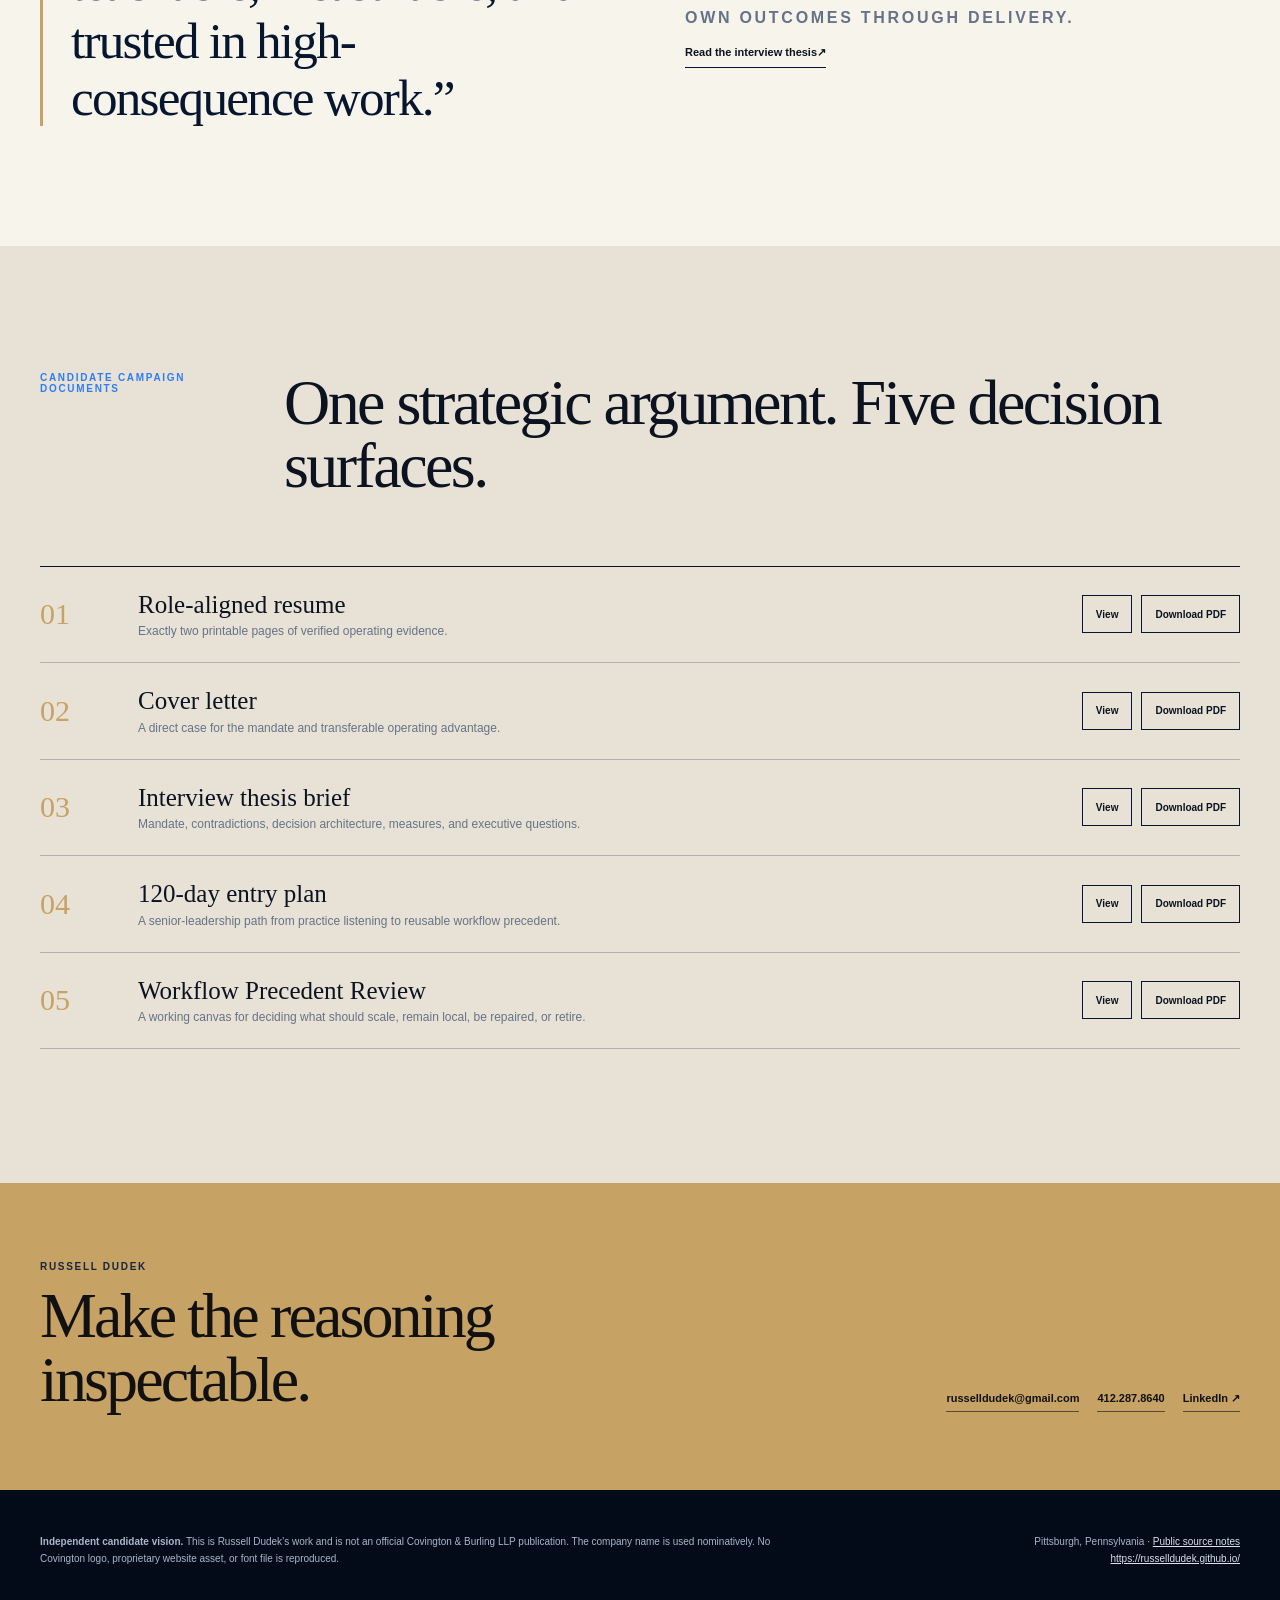
<file: index-direct.html>
<!doctype html>
<html lang="en">
<head>
  <meta charset="utf-8">
  <meta name="viewport" content="width=device-width,initial-scale=1">
  <meta name="theme-color" content="#07162f">
  <title>Russell Dudek | Director of Applied AI Candidate Vision</title>
  <meta name="description" content="An independent candidate vision for leading applied AI delivery across Covington's legal practices.">
  <link rel="stylesheet" href="styles.css">
  <link rel="stylesheet" href="hero-intelligence.css">
  <script src="app.js" defer></script>
  <script src="hero-intelligence.js" defer></script>
</head>
<body class="site-body">
  <a class="skip-link" href="#main">Skip to content</a>

  <header class="site-header" id="top">
    <nav class="nav-shell" aria-label="Primary">
      <a class="identity" href="index-direct.html" aria-label="Covington & Burling LLP Director of Applied AI candidate vision by Russell Dudek">
        <span class="identity-mark" aria-hidden="true"></span>
        <span>
          <strong>Covington &amp; Burling LLP</strong>
          <small>Director of Applied AI · Candidate vision by Russell Dudek</small>
        </span>
      </a>
      <button class="menu-button" id="menuBtn" type="button" aria-expanded="false" aria-controls="siteMenu">
        <span></span><span></span><span></span><span class="sr-only">Open menu</span>
      </button>
      <div class="nav-links" id="siteMenu">
        <a href="#mandate">Mandate</a>
        <a href="#precedentLab">Operating model</a>
        <a href="#evidence">Evidence</a>
        <a href="#entry">120 days</a>
        <a class="nav-documents" href="#documents">Documents</a>
      </div>
    </nav>
  </header>

  <main id="main">
    <section class="hero hero-intelligence" aria-labelledby="heroTitle">
      <canvas id="intelligenceCanvas" aria-hidden="true"></canvas>
      <div class="hero-inner hero-intelligence-inner">
        <div class="hero-copy">
          <p class="hero-context">Covington &amp; Burling LLP · Director of Applied AI</p>
          <h1 id="heroTitle">Build the common law of AI-enabled work.</h1>
          <p class="hero-lead">Turn practice-specific experiments into trusted workflow precedent—without erasing the judgment, privilege, context, and accountability that make legal work defensible.</p>
          <div class="hero-actions">
            <a class="hero-primary" href="#treatmentControls">Set the evidence treatment <span aria-hidden="true">↘</span></a>
            <a class="hero-secondary" href="resume.html">View the role-aligned resume</a>
          </div>
          <div class="hero-state" aria-live="polite">
            <div class="hero-state-mark" aria-hidden="true"></div>
            <div>
              <span>Current evidence posture</span>
              <strong id="heroTreatment">Matter prototype</strong>
              <small id="heroTreatmentIntent">One bounded matter. Tight evidence boundary. Every consequential output stays under named human review.</small>
            </div>
          </div>
        </div>

        <div class="intelligence-stage" id="heroEngine" data-state="assembling" data-treatment="prototype" aria-label="Living Precedent Engine intelligence field">
          <div class="intelligence-core" aria-hidden="true"></div>
          <div class="intelligence-node node-fact"><span>Fact pattern</span><strong data-field="factShort">Bound issue spotting across deal documents</strong></div>
          <div class="intelligence-node node-knowledge"><span>Knowledge record</span><strong data-field="knowledgeShort">Matter-approved sources and trace</strong></div>
          <div class="intelligence-node node-authority"><span>Human authority</span><strong data-field="authorityShort">Review every consequential output</strong></div>
          <div class="intelligence-node node-evaluation"><span>Evaluation</span><strong data-field="evaluationShort">Bounded proof and failure log</strong></div>
          <div class="intelligence-node node-adoption"><span>Adoption + ownership</span><strong data-field="adoptionShort">Small cohort and rapid repair</strong></div>
          <div class="intelligence-node node-value"><span>Value evidence</span><strong data-field="valueShort">Baseline signal, not broad ROI</strong></div>
        </div>
      </div>
      <a class="scroll-cue" href="#mandate"><span>Read the mandate</span><i aria-hidden="true"></i></a>
    </section>

    <section class="mandate-section section-light" id="mandate">
      <div class="content-shell">
        <div class="section-heading reveal">
          <p>Mandate behind the title</p>
          <h2>The firm is building an operating layer between AI strategy and daily legal work.</h2>
          <div class="section-summary">The director’s job is to concentrate demand, equip practice-aligned managers, advance AI and knowledge in lockstep, and turn proven delivery into maintained firm capability.</div>
        </div>
        <div class="mandate-track reveal" aria-label="Mandate progression">
          <article>
            <span>01</span>
            <h3>Read practice demand</h3>
            <p>Start with matter execution, attorney judgment, client friction, and the real objective beneath the first request.</p>
          </article>
          <div class="track-line" aria-hidden="true"><i></i></div>
          <article>
            <span>02</span>
            <h3>Build a defensible pattern</h3>
            <p>Bind workflow design to approved knowledge, retained authority, task-specific evaluation, controls, adoption, and value evidence.</p>
          </article>
          <div class="track-line" aria-hidden="true"><i></i></div>
          <article>
            <span>03</span>
            <h3>Publish maintained precedent</h3>
            <p>Scale only what survives practice variation. Preserve exceptions, name owners, observe performance, and retire stale patterns.</p>
          </article>
        </div>
        <div class="inaction-note reveal">
          <span>Cost of leaving the tension unresolved</span>
          <p>Pilots multiply, knowledge and controls lag, lawyers rebuild local workarounds, and the firm loses the evidence needed to distinguish scalable capability from one-off success.</p>
        </div>
      </div>
    </section>

    <section class="lab-section" id="precedentLab" aria-labelledby="labTitle">
      <div class="lab-grid-background" aria-hidden="true"></div>
      <div class="content-shell">
        <div class="lab-heading reveal">
          <div>
            <p>Applied AI Reporter · interactive operating model</p>
            <h2 id="labTitle">Decide what should scale—and what should remain local.</h2>
          </div>
          <p>The baseline is an illustrative Corporate diligence practice pattern. Change the workflow or evidence treatment to see the full record resolve as one state.</p>
        </div>

        <div class="lab-shell reveal">
          <aside class="lab-controls" aria-label="Precedent model controls">
            <div class="control-group">
              <div class="control-heading"><span>01</span><strong>Choose a legal workflow</strong></div>
              <div class="scenario-controls" role="tablist" aria-label="Legal workflow">
                <button class="scenario-btn" type="button" data-scenario="corporate" role="tab" aria-selected="true">Corporate <small>Diligence issue extraction</small></button>
                <button class="scenario-btn" type="button" data-scenario="litigation" role="tab" aria-selected="false">Litigation <small>Discovery synthesis</small></button>
                <button class="scenario-btn" type="button" data-scenario="regulatory" role="tab" aria-selected="false">Regulatory <small>Monitoring to advisory</small></button>
                <button class="scenario-btn" type="button" data-scenario="whitecollar" role="tab" aria-selected="false">White Collar <small>Investigation chronology</small></button>
              </div>
            </div>

            <div class="control-group">
              <div class="control-heading"><span>02</span><strong>Set the evidence treatment</strong></div>
              <div class="stage-controls" aria-label="Evidence treatment">
                <button class="stage-btn" type="button" data-stage="prototype" aria-pressed="false">Matter prototype</button>
                <button class="stage-btn" type="button" data-stage="practice" aria-pressed="true">Practice pattern</button>
                <button class="stage-btn" type="button" data-stage="candidate" aria-pressed="false">Cross-practice candidate</button>
                <button class="stage-btn" type="button" data-stage="standard" aria-pressed="false">Firm standard</button>
              </div>
            </div>

            <button class="reset-button" type="button" id="resetLab">Reset to baseline <span aria-hidden="true">↺</span></button>
          </aside>

          <article class="precedent-record" aria-live="polite">
            <header class="record-header">
              <div class="record-volume"><span>Applied AI Reporter</span><strong>Vol. 01 · 2026</strong></div>
              <div>
                <h3 id="scenarioTitle">Corporate · diligence issue extraction</h3>
                <p id="scenarioSummary">Surface agreement issues across a deal-room corpus for attorney verification and drafting decisions.</p>
              </div>
            </header>

            <div class="record-thread" aria-hidden="true"></div>
            <div class="record-layers">
              <section class="record-layer" data-record-layer="fact"><span>01</span><h4>Fact pattern</h4><p id="fact">A transaction team needs faster issue spotting across contracts without surrendering relevance, materiality, or negotiating judgment.</p></section>
              <section class="record-layer" data-record-layer="knowledge"><span>02</span><h4>Knowledge record</h4><p id="knowledge">Approved matter corpus, clause taxonomy, document lineage, access controls, and a named knowledge owner.</p></section>
              <section class="record-layer record-authority" data-record-layer="authority"><span>03</span><h4>Human authority</h4><p id="authority">Deal attorneys determine legal relevance, materiality, escalation, and the final drafting or negotiating position.</p></section>
              <section class="record-layer" data-record-layer="evaluation"><span>04</span><h4>Evaluation</h4><p id="evaluation">Attorney-reviewed issue set; citation completeness; omission and hallucination review; repeatability across representative documents.</p></section>
              <section class="record-layer" data-record-layer="adoption"><span>05</span><h4>Adoption + ownership</h4><p id="adoption">Matter kickoff pattern, embedded examples, office hours, feedback capture, and practice KM ownership.</p></section>
              <section class="record-layer" data-record-layer="value"><span>06</span><h4>Value evidence</h4><p id="value">Measured cycle time, rework, issue coverage, repeat use, and client-response speed.</p></section>
            </div>

            <footer class="record-disposition">
              <div><span>Precedent treatment</span><strong id="labDisposition">Practice pattern</strong></div>
              <p id="nextDecision">Prove across representative matters and document the legitimate exceptions.</p>
            </footer>
          </article>
        </div>
        <p class="sr-only" id="stateAnnouncement" aria-live="polite"></p>
      </div>
    </section>

    <section class="tensions-section" id="tensions">
      <div class="content-shell">
        <div class="section-heading inverse reveal">
          <p>The contradiction field</p>
          <h2>The work lives in the tensions a model cannot make disappear.</h2>
          <div class="section-summary">Partner trust comes from making the tradeoff visible, preserving the right authority, and showing what evidence earns the next scope decision.</div>
        </div>
        <div class="tension-list">
          <article class="tension-item reveal"><span>01</span><div><strong>Practice judgment</strong><em>and</em><strong>firm-wide reuse</strong></div><p>Standardize controls and reusable components while preserving legitimate matter and practice exceptions.</p></article>
          <article class="tension-item reveal"><span>02</span><div><strong>Speed and leverage</strong><em>and</em><strong>privilege and defensibility</strong></div><p>Scale authority, review, evidence, access, and escalation with consequence and sensitivity.</p></article>
          <article class="tension-item reveal"><span>03</span><div><strong>Model capability</strong><em>and</em><strong>knowledge readiness</strong></div><p>Advance workflows and their source content, taxonomies, ownership, and freshness in lockstep.</p></article>
          <article class="tension-item reveal"><span>04</span><div><strong>Pilot enthusiasm</strong><em>and</em><strong>portfolio concentration</strong></div><p>Focus the team on use cases with a clear client-service outcome, accountable owner, adoption path, and measurable evidence.</p></article>
        </div>
      </div>
    </section>

    <section class="evidence-section section-light" id="evidence">
      <div class="content-shell">
        <div class="section-heading reveal">
          <p>Evidence that transfers</p>
          <h2>An operator-technologist record built in systems where trust must be designed into the work.</h2>
          <div class="section-summary">The fit is not a claim of prior law-firm tenure. It is a verified record of connecting technology, quality, human judgment, adoption, and operating outcomes in high-consequence environments.</div>
        </div>

        <div class="evidence-rail reveal">
          <article><div class="evidence-year">Now</div><div class="evidence-company">Vape-Jet</div><div><h3>AI-first operating transformation</h3><p>Leads cross-functional work across production, quality, purchasing, customer success, engineering issue flow, enterprise systems, telemetry, standard work, and AI-assisted workflows in software-enabled robotics.</p></div></article>
          <article><div class="evidence-year">2017—</div><div class="evidence-company">DudeWorth</div><div><h3>Applied AI workflow and governance patterns</h3><p>Builds readiness and opportunity frameworks spanning value, feasibility, data readiness, retrieval, human judgment, escalation, evaluation, adoption burden, reuse, and time-to-value.</p></div></article>
          <article><div class="evidence-year">2014—18</div><div class="evidence-company">Amazon</div><div><h3>Scaled customer-delivery mechanisms</h3><p>Helped launch and run 24/7 Prime operations in Pittsburgh through customer-backward execution, standard work, visual management, labor planning, escalation, and continuous improvement.</p></div></article>
          <article><div class="evidence-year">2000—13</div><div class="evidence-company">Compunetics</div><div><h3>High-reliability engineering and quality</h3><p>Led engineering, manufacturing, quality, root-cause, process controls, and technical delivery across complex programs with demanding stakeholders.</p></div></article>
        </div>

        <div class="evidence-measures reveal" aria-label="Verified measures">
          <div><strong>~1,000</strong><span>fielded robots informing current machine, customer, support, and operating feedback loops</span></div>
          <div><strong>~5M</strong><span>second-day orders annually supported by the Pittsburgh Prime operation</span></div>
          <div><strong>100%</strong><span>safety record with no FAA incidents in regulated drone operations</span></div>
          <div><strong>20+</strong><span>years connecting technical systems, operations, teams, and customer outcomes</span></div>
        </div>
      </div>
    </section>

    <section class="entry-section" id="entry">
      <div class="content-shell">
        <div class="entry-heading reveal">
          <p>First 120 days</p>
          <h2>Read the practice. Concentrate the portfolio. Prove the work. Publish precedent.</h2>
          <a href="120-day-plan.html">Open the complete entry plan <span aria-hidden="true">↗</span></a>
        </div>
        <div class="entry-path reveal">
          <article><span>0—30</span><h3>Read the practice</h3><p>Shadow attorneys, map demand and knowledge, establish team cadence, and clarify decision rights across AI, KM, Technology, Risk, and practices.</p><strong>Output: shared factual map</strong></article>
          <article><span>31—60</span><h3>Concentrate the portfolio</h3><p>Define intake and sequencing, select bounded high-value workflows, and agree authority, source, evaluation, and ownership before build.</p><strong>Output: focused delivery portfolio</strong></article>
          <article><span>61—90</span><h3>Prove and enable</h3><p>Ship into real work, capture correction and abandonment signals, run task-centered demos and office hours, and measure quality and value.</p><strong>Output: accepted operating evidence</strong></article>
          <article><span>91—120</span><h3>Publish precedent</h3><p>Promote proven patterns, document exceptions, assign lifecycle owners, rebalance capacity, and surface the next leadership decisions.</p><strong>Output: maintained firm capability</strong></article>
        </div>
      </div>
    </section>

    <section class="fit-section section-light">
      <div class="content-shell fit-grid reveal">
        <blockquote>“The differentiated value is the ability to make emerging technology operational, governed, teachable, measurable, and trusted in high-consequence work.”</blockquote>
        <div>
          <p>How I would contribute</p>
          <h2>Lead the system around the model.</h2>
          <p>Listen past the first request, develop a distributed specialist team, connect knowledge to workflow, build quality mechanisms, manage adoption, translate across partners and technical teams, and own outcomes through delivery.</p>
          <a href="interview-brief.html">Read the interview thesis <span aria-hidden="true">↗</span></a>
        </div>
      </div>
    </section>

    <section class="documents-section" id="documents">
      <div class="content-shell">
        <div class="documents-heading reveal">
          <p>Candidate campaign documents</p>
          <h2>One strategic argument. Five decision surfaces.</h2>
        </div>
        <div class="document-rail reveal">
          <article><span>01</span><div><h3>Role-aligned resume</h3><p>Exactly two printable pages of verified operating evidence.</p></div><div><a href="resume.html">View</a><a href="pdfs/Russell-Dudek-Covington-Resume.pdf" download>Download PDF</a></div></article>
          <article><span>02</span><div><h3>Cover letter</h3><p>A direct case for the mandate and transferable operating advantage.</p></div><div><a href="cover-letter.html">View</a><a href="pdfs/Russell-Dudek-Covington-Cover-Letter.pdf" download>Download PDF</a></div></article>
          <article><span>03</span><div><h3>Interview thesis brief</h3><p>Mandate, contradictions, decision architecture, measures, and executive questions.</p></div><div><a href="interview-brief.html">View</a><a href="pdfs/Russell-Dudek-Covington-Interview-Brief.pdf" download>Download PDF</a></div></article>
          <article><span>04</span><div><h3>120-day entry plan</h3><p>A senior-leadership path from practice listening to reusable workflow precedent.</p></div><div><a href="120-day-plan.html">View</a><a href="pdfs/Russell-Dudek-Covington-120-Day-Plan.pdf" download>Download PDF</a></div></article>
          <article><span>05</span><div><h3>Workflow Precedent Review</h3><p>A working canvas for deciding what should scale, remain local, be repaired, or retire.</p></div><div><a href="workflow-precedent-review.html">View</a><a href="pdfs/Russell-Dudek-Covington-Workflow-Precedent-Review.pdf" download>Download PDF</a></div></article>
        </div>
      </div>
    </section>

    <section class="contact-section">
      <div class="content-shell contact-grid reveal">
        <div><p>Russell Dudek</p><h2>Make the reasoning inspectable.</h2></div>
        <div class="contact-links"><a href="mailto:russelldudek@gmail.com">russelldudek@gmail.com</a><a href="tel:+14122878640">412.287.8640</a><a href="https://www.linkedin.com/in/russelldudek">LinkedIn ↗</a></div>
      </div>
    </section>
  </main>

  <footer class="site-footer">
    <div class="content-shell footer-grid">
      <p><strong>Independent candidate vision.</strong> This is Russell Dudek’s work and is not an official Covington &amp; Burling LLP publication. The company name is used nominatively. No Covington logo, proprietary website asset, or font file is reproduced.</p>
      <p>Pittsburgh, Pennsylvania · <a href="source-notes.html">Public source notes</a><br><a href="https://russelldudek.github.io/">https://russelldudek.github.io/</a></p>
    </div>
  </footer>
</body>
</html>
</file>
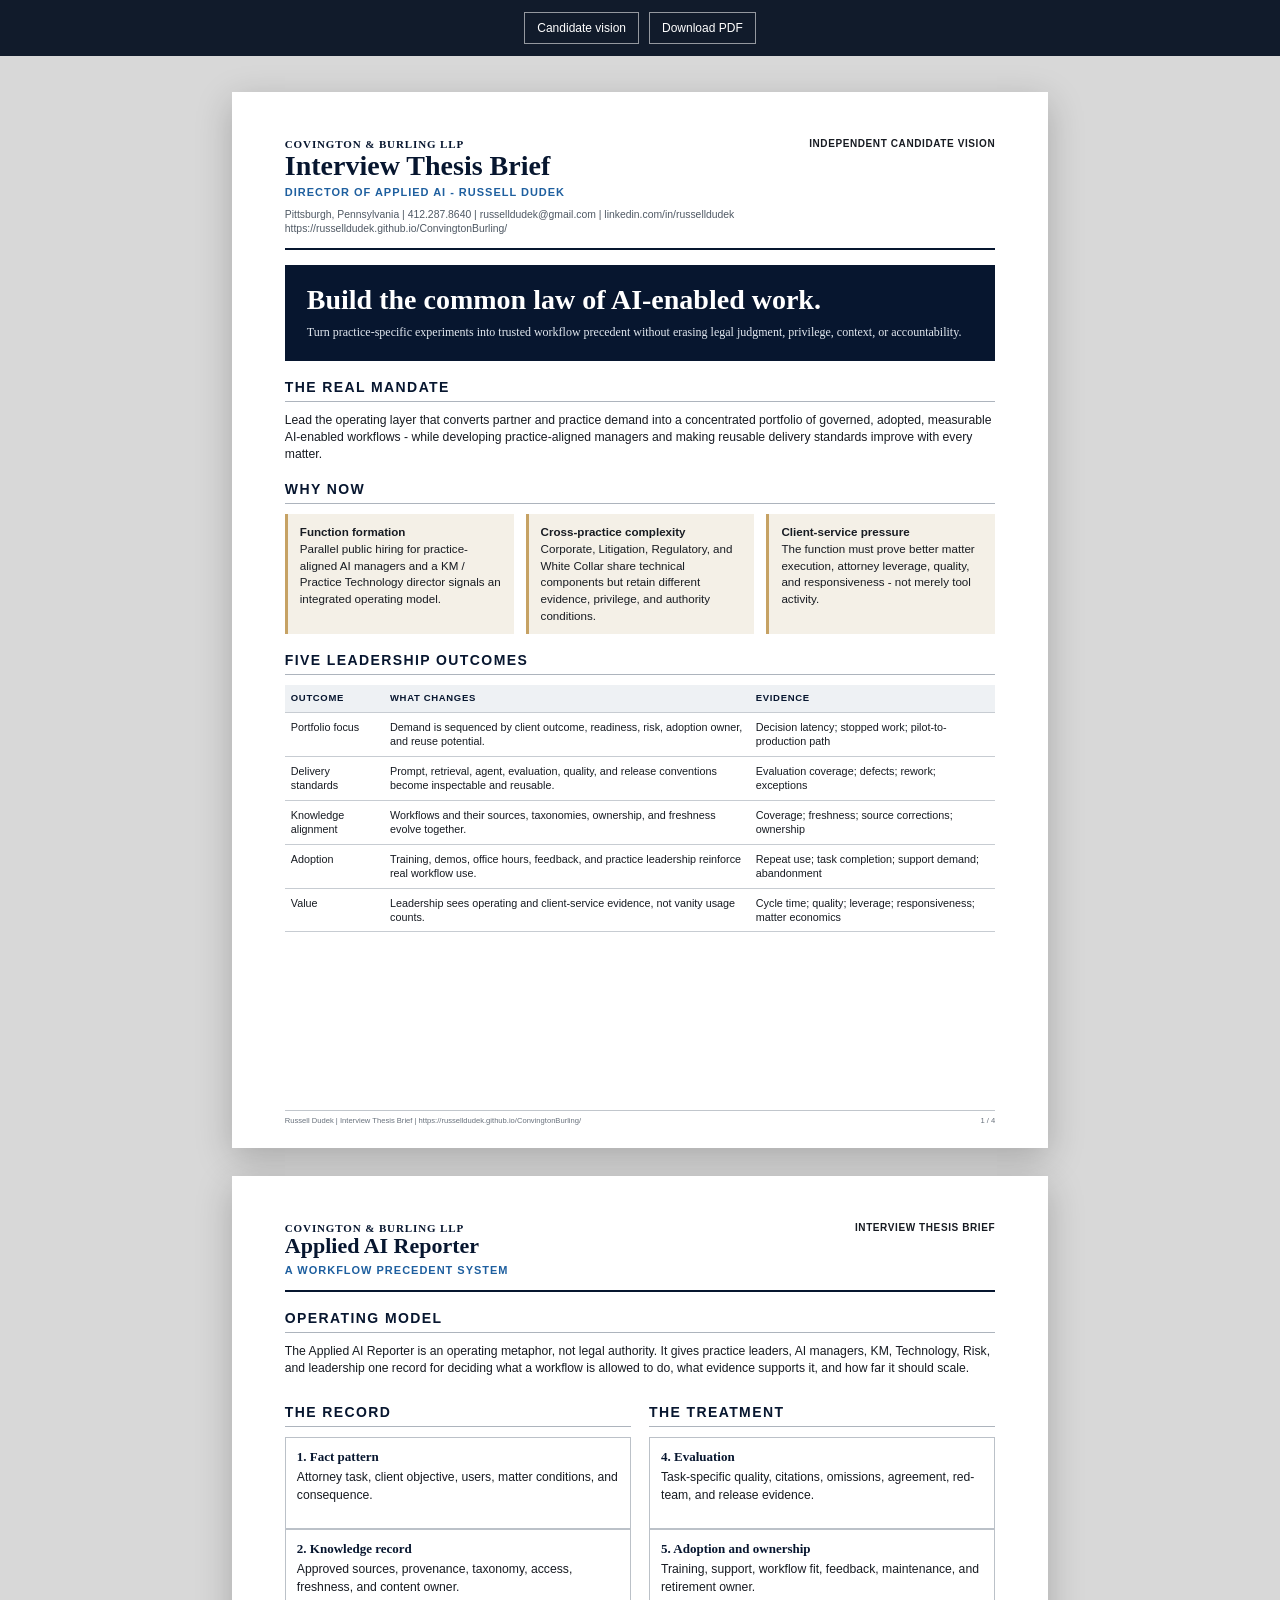
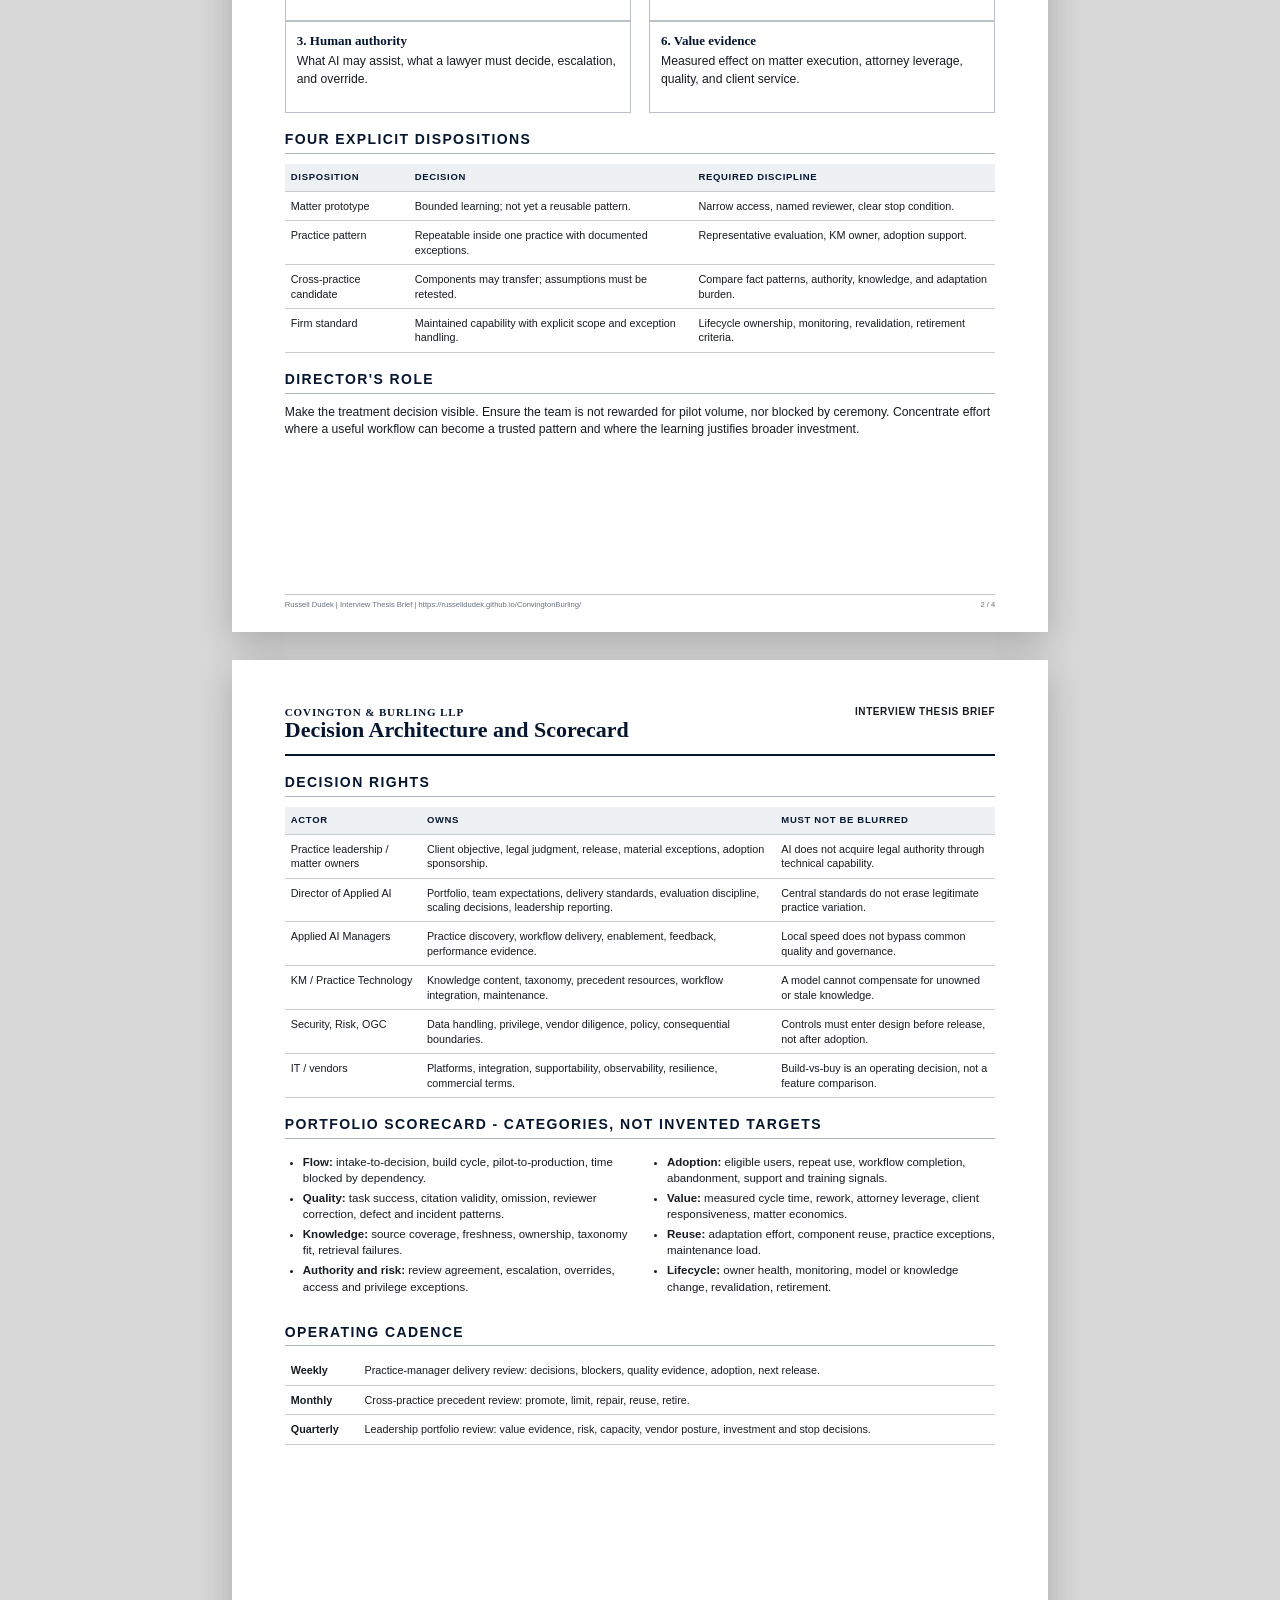
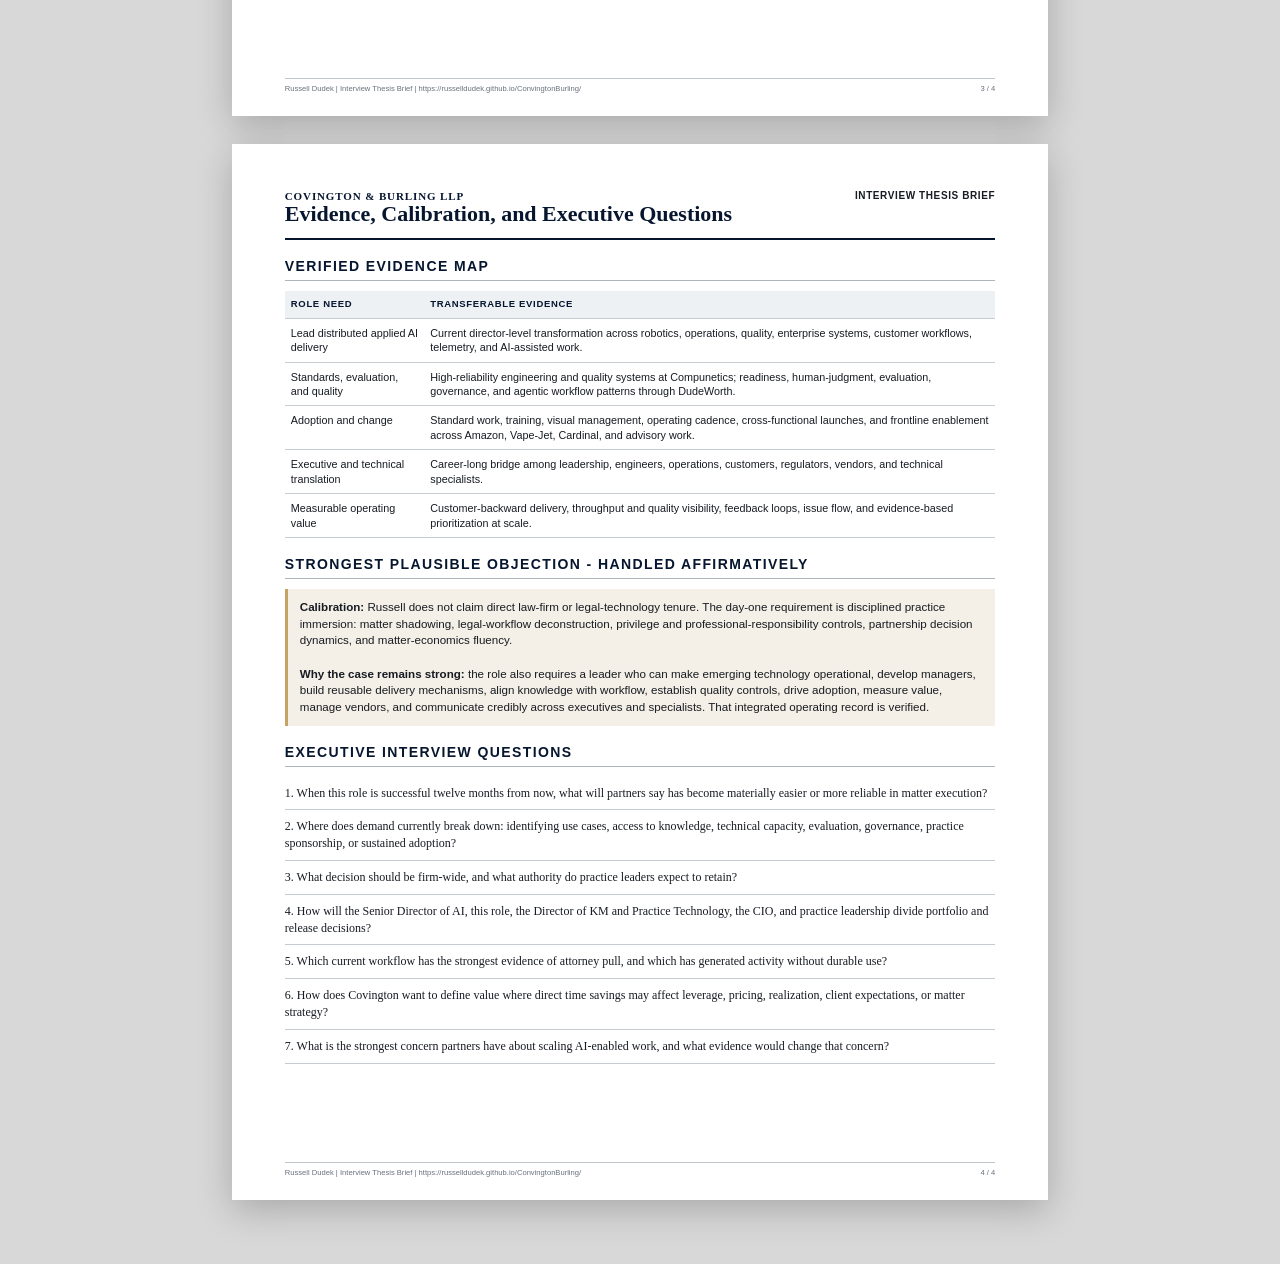
<file: interview-brief.html>
<!doctype html><html lang="en"><head><meta charset="utf-8"><meta name="viewport" content="width=device-width,initial-scale=1"><title>Interview Thesis Brief</title><link rel="stylesheet" href="styles.css"></head><body class="doc-body"><div class="doc-toolbar"><a href="index.html">Candidate vision</a><a href="pdfs/Russell-Dudek-Covington-Interview-Brief.pdf" download>Download PDF</a></div><main class="doc-stack"><section class="doc-page brief-page"><header class="doc-brand"><div><div class="company">Covington &amp; Burling LLP</div><p class="doc-title">Interview Thesis Brief</p><div class="doc-subtitle">Director of Applied AI - Russell Dudek</div><div class="doc-contact">Pittsburgh, Pennsylvania | 412.287.8640 | russelldudek@gmail.com | linkedin.com/in/russelldudek<br><a href="https://russelldudek.github.io/ConvingtonBurling/">https://russelldudek.github.io/ConvingtonBurling/</a></div></div><div class="candidate">Independent candidate vision</div></header><div class="brief-hero"><h2>Build the common law of AI-enabled work.</h2><p>Turn practice-specific experiments into trusted workflow precedent without erasing legal judgment, privilege, context, or accountability.</p></div><div class="doc-h2">The real mandate</div><p class="doc-p">Lead the operating layer that converts partner and practice demand into a concentrated portfolio of governed, adopted, measurable AI-enabled workflows - while developing practice-aligned managers and making reusable delivery standards improve with every matter.</p><div class="doc-h2">Why now</div><div class="doc-three"><div class="doc-callout"><strong>Function formation</strong><br>Parallel public hiring for practice-aligned AI managers and a KM / Practice Technology director signals an integrated operating model.</div><div class="doc-callout"><strong>Cross-practice complexity</strong><br>Corporate, Litigation, Regulatory, and White Collar share technical components but retain different evidence, privilege, and authority conditions.</div><div class="doc-callout"><strong>Client-service pressure</strong><br>The function must prove better matter execution, attorney leverage, quality, and responsiveness - not merely tool activity.</div></div><div class="doc-h2">Five leadership outcomes</div><table class="mini-table"><tr><th>Outcome</th><th>What changes</th><th>Evidence</th></tr><tr><td>Portfolio focus</td><td>Demand is sequenced by client outcome, readiness, risk, adoption owner, and reuse potential.</td><td>Decision latency; stopped work; pilot-to-production path</td></tr><tr><td>Delivery standards</td><td>Prompt, retrieval, agent, evaluation, quality, and release conventions become inspectable and reusable.</td><td>Evaluation coverage; defects; rework; exceptions</td></tr><tr><td>Knowledge alignment</td><td>Workflows and their sources, taxonomies, ownership, and freshness evolve together.</td><td>Coverage; freshness; source corrections; ownership</td></tr><tr><td>Adoption</td><td>Training, demos, office hours, feedback, and practice leadership reinforce real workflow use.</td><td>Repeat use; task completion; support demand; abandonment</td></tr><tr><td>Value</td><td>Leadership sees operating and client-service evidence, not vanity usage counts.</td><td>Cycle time; quality; leverage; responsiveness; matter economics</td></tr></table><div class="doc-footer"><span>Russell Dudek | Interview Thesis Brief | https://russelldudek.github.io/ConvingtonBurling/</span><span>1 / 4</span></div></section><section class="doc-page brief-page"><header class="doc-brand"><div><div class="company">Covington &amp; Burling LLP</div><p class="doc-title" style="font-size:22px">Applied AI Reporter</p><div class="doc-subtitle">A workflow precedent system</div></div><div class="candidate">Interview Thesis Brief</div></header><div class="doc-h2">Operating model</div><p class="doc-p">The Applied AI Reporter is an operating metaphor, not legal authority. It gives practice leaders, AI managers, KM, Technology, Risk, and leadership one record for deciding what a workflow is allowed to do, what evidence supports it, and how far it should scale.</p><div class="doc-two"><div><div class="doc-h2">The record</div><div class="check-item"><h3>1. Fact pattern</h3><p class="doc-p">Attorney task, client objective, users, matter conditions, and consequence.</p></div><div class="check-item"><h3>2. Knowledge record</h3><p class="doc-p">Approved sources, provenance, taxonomy, access, freshness, and content owner.</p></div><div class="check-item"><h3>3. Human authority</h3><p class="doc-p">What AI may assist, what a lawyer must decide, escalation, and override.</p></div></div><div><div class="doc-h2">The treatment</div><div class="check-item"><h3>4. Evaluation</h3><p class="doc-p">Task-specific quality, citations, omissions, agreement, red-team, and release evidence.</p></div><div class="check-item"><h3>5. Adoption and ownership</h3><p class="doc-p">Training, support, workflow fit, feedback, maintenance, and retirement owner.</p></div><div class="check-item"><h3>6. Value evidence</h3><p class="doc-p">Measured effect on matter execution, attorney leverage, quality, and client service.</p></div></div></div><div class="doc-h2">Four explicit dispositions</div><table class="mini-table"><tr><th>Disposition</th><th>Decision</th><th>Required discipline</th></tr><tr><td>Matter prototype</td><td>Bounded learning; not yet a reusable pattern.</td><td>Narrow access, named reviewer, clear stop condition.</td></tr><tr><td>Practice pattern</td><td>Repeatable inside one practice with documented exceptions.</td><td>Representative evaluation, KM owner, adoption support.</td></tr><tr><td>Cross-practice candidate</td><td>Components may transfer; assumptions must be retested.</td><td>Compare fact patterns, authority, knowledge, and adaptation burden.</td></tr><tr><td>Firm standard</td><td>Maintained capability with explicit scope and exception handling.</td><td>Lifecycle ownership, monitoring, revalidation, retirement criteria.</td></tr></table><div class="doc-h2">Director's role</div><p class="doc-p">Make the treatment decision visible. Ensure the team is not rewarded for pilot volume, nor blocked by ceremony. Concentrate effort where a useful workflow can become a trusted pattern and where the learning justifies broader investment.</p><div class="doc-footer"><span>Russell Dudek | Interview Thesis Brief | https://russelldudek.github.io/ConvingtonBurling/</span><span>2 / 4</span></div></section><section class="doc-page brief-page"><header class="doc-brand"><div><div class="company">Covington &amp; Burling LLP</div><p class="doc-title" style="font-size:22px">Decision Architecture and Scorecard</p></div><div class="candidate">Interview Thesis Brief</div></header><div class="doc-h2">Decision rights</div><table class="mini-table"><tr><th>Actor</th><th>Owns</th><th>Must not be blurred</th></tr><tr><td>Practice leadership / matter owners</td><td>Client objective, legal judgment, release, material exceptions, adoption sponsorship.</td><td>AI does not acquire legal authority through technical capability.</td></tr><tr><td>Director of Applied AI</td><td>Portfolio, team expectations, delivery standards, evaluation discipline, scaling decisions, leadership reporting.</td><td>Central standards do not erase legitimate practice variation.</td></tr><tr><td>Applied AI Managers</td><td>Practice discovery, workflow delivery, enablement, feedback, performance evidence.</td><td>Local speed does not bypass common quality and governance.</td></tr><tr><td>KM / Practice Technology</td><td>Knowledge content, taxonomy, precedent resources, workflow integration, maintenance.</td><td>A model cannot compensate for unowned or stale knowledge.</td></tr><tr><td>Security, Risk, OGC</td><td>Data handling, privilege, vendor diligence, policy, consequential boundaries.</td><td>Controls must enter design before release, not after adoption.</td></tr><tr><td>IT / vendors</td><td>Platforms, integration, supportability, observability, resilience, commercial terms.</td><td>Build-vs-buy is an operating decision, not a feature comparison.</td></tr></table><div class="doc-h2">Portfolio scorecard - categories, not invented targets</div><div class="doc-two"><div><ul class="doc-ul"><li><strong>Flow:</strong> intake-to-decision, build cycle, pilot-to-production, time blocked by dependency.</li><li><strong>Quality:</strong> task success, citation validity, omission, reviewer correction, defect and incident patterns.</li><li><strong>Knowledge:</strong> source coverage, freshness, ownership, taxonomy fit, retrieval failures.</li><li><strong>Authority and risk:</strong> review agreement, escalation, overrides, access and privilege exceptions.</li></ul></div><div><ul class="doc-ul"><li><strong>Adoption:</strong> eligible users, repeat use, workflow completion, abandonment, support and training signals.</li><li><strong>Value:</strong> measured cycle time, rework, attorney leverage, client responsiveness, matter economics.</li><li><strong>Reuse:</strong> adaptation effort, component reuse, practice exceptions, maintenance load.</li><li><strong>Lifecycle:</strong> owner health, monitoring, model or knowledge change, revalidation, retirement.</li></ul></div></div><div class="doc-h2">Operating cadence</div><table class="mini-table"><tr><td><strong>Weekly</strong></td><td>Practice-manager delivery review: decisions, blockers, quality evidence, adoption, next release.</td></tr><tr><td><strong>Monthly</strong></td><td>Cross-practice precedent review: promote, limit, repair, reuse, retire.</td></tr><tr><td><strong>Quarterly</strong></td><td>Leadership portfolio review: value evidence, risk, capacity, vendor posture, investment and stop decisions.</td></tr></table><div class="doc-footer"><span>Russell Dudek | Interview Thesis Brief | https://russelldudek.github.io/ConvingtonBurling/</span><span>3 / 4</span></div></section><section class="doc-page brief-page"><header class="doc-brand"><div><div class="company">Covington &amp; Burling LLP</div><p class="doc-title" style="font-size:22px">Evidence, Calibration, and Executive Questions</p></div><div class="candidate">Interview Thesis Brief</div></header><div class="doc-h2">Verified evidence map</div><table class="mini-table"><tr><th>Role need</th><th>Transferable evidence</th></tr><tr><td>Lead distributed applied AI delivery</td><td>Current director-level transformation across robotics, operations, quality, enterprise systems, customer workflows, telemetry, and AI-assisted work.</td></tr><tr><td>Standards, evaluation, and quality</td><td>High-reliability engineering and quality systems at Compunetics; readiness, human-judgment, evaluation, governance, and agentic workflow patterns through DudeWorth.</td></tr><tr><td>Adoption and change</td><td>Standard work, training, visual management, operating cadence, cross-functional launches, and frontline enablement across Amazon, Vape-Jet, Cardinal, and advisory work.</td></tr><tr><td>Executive and technical translation</td><td>Career-long bridge among leadership, engineers, operations, customers, regulators, vendors, and technical specialists.</td></tr><tr><td>Measurable operating value</td><td>Customer-backward delivery, throughput and quality visibility, feedback loops, issue flow, and evidence-based prioritization at scale.</td></tr></table><div class="doc-h2">Strongest plausible objection - handled affirmatively</div><div class="doc-callout"><strong>Calibration:</strong> Russell does not claim direct law-firm or legal-technology tenure. The day-one requirement is disciplined practice immersion: matter shadowing, legal-workflow deconstruction, privilege and professional-responsibility controls, partnership decision dynamics, and matter-economics fluency.<br><br><strong>Why the case remains strong:</strong> the role also requires a leader who can make emerging technology operational, develop managers, build reusable delivery mechanisms, align knowledge with workflow, establish quality controls, drive adoption, measure value, manage vendors, and communicate credibly across executives and specialists. That integrated operating record is verified.</div><div class="doc-h2">Executive interview questions</div><div class="question">1. When this role is successful twelve months from now, what will partners say has become materially easier or more reliable in matter execution?</div><div class="question">2. Where does demand currently break down: identifying use cases, access to knowledge, technical capacity, evaluation, governance, practice sponsorship, or sustained adoption?</div><div class="question">3. What decision should be firm-wide, and what authority do practice leaders expect to retain?</div><div class="question">4. How will the Senior Director of AI, this role, the Director of KM and Practice Technology, the CIO, and practice leadership divide portfolio and release decisions?</div><div class="question">5. Which current workflow has the strongest evidence of attorney pull, and which has generated activity without durable use?</div><div class="question">6. How does Covington want to define value where direct time savings may affect leverage, pricing, realization, client expectations, or matter strategy?</div><div class="question">7. What is the strongest concern partners have about scaling AI-enabled work, and what evidence would change that concern?</div><div class="doc-footer"><span>Russell Dudek | Interview Thesis Brief | https://russelldudek.github.io/ConvingtonBurling/</span><span>4 / 4</span></div></section></main></body></html>
</file>
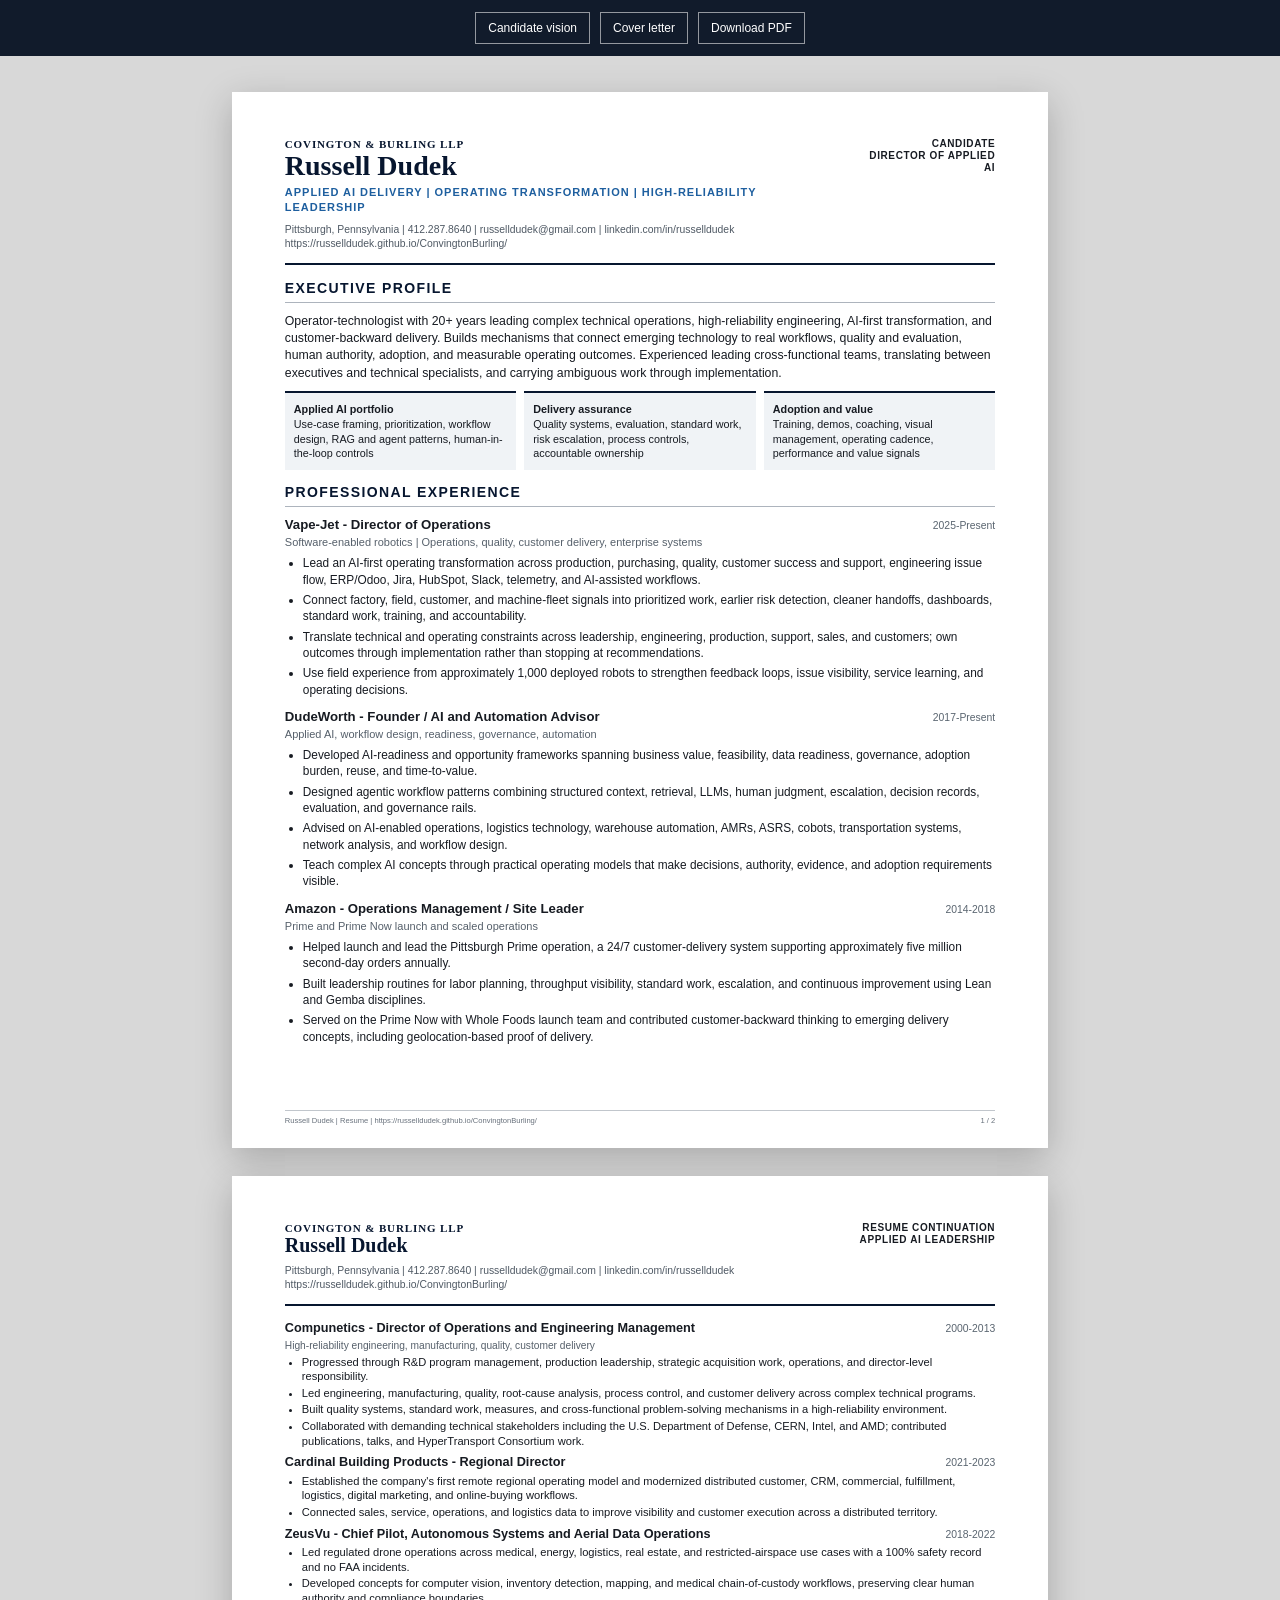
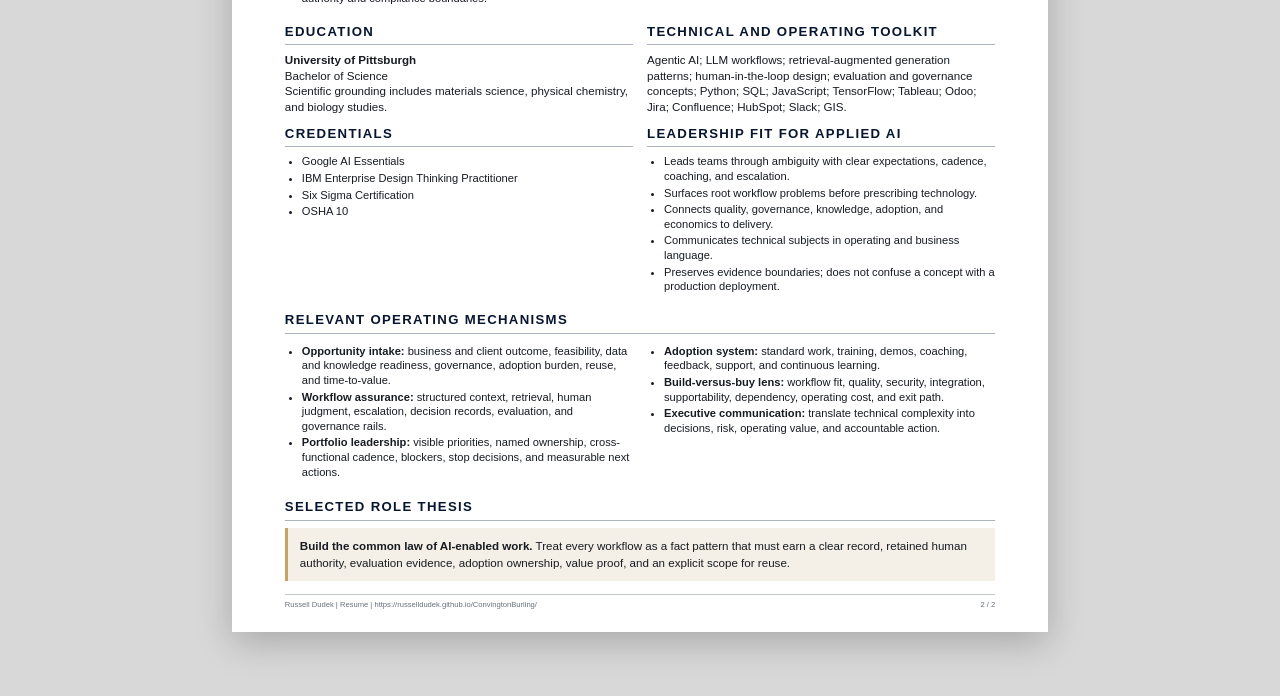
<file: resume.html>
<!doctype html><html lang="en"><head><meta charset="utf-8"><meta name="viewport" content="width=device-width,initial-scale=1"><title>Russell Dudek - Resume</title><link rel="stylesheet" href="styles.css"></head><body class="doc-body"><div class="doc-toolbar"><a href="index.html">Candidate vision</a><a href="cover-letter.html">Cover letter</a><a href="pdfs/Russell-Dudek-Covington-Resume.pdf" download>Download PDF</a></div><main class="doc-stack">
<section class="doc-page resume-page"><header class="doc-brand"><div><div class="company">Covington &amp; Burling LLP</div><p class="doc-title">Russell Dudek</p><div class="doc-subtitle">Applied AI Delivery | Operating Transformation | High-Reliability Leadership</div><div class="doc-contact">Pittsburgh, Pennsylvania | 412.287.8640 | <a href="mailto:russelldudek@gmail.com">russelldudek@gmail.com</a> | <a href="https://www.linkedin.com/in/russelldudek">linkedin.com/in/russelldudek</a><br><a href="https://russelldudek.github.io/ConvingtonBurling/">https://russelldudek.github.io/ConvingtonBurling/</a></div></div><div class="candidate">Candidate<br>Director of Applied AI</div></header>
<div class="doc-h2">Executive profile</div><p class="doc-p">Operator-technologist with 20+ years leading complex technical operations, high-reliability engineering, AI-first transformation, and customer-backward delivery. Builds mechanisms that connect emerging technology to real workflows, quality and evaluation, human authority, adoption, and measurable operating outcomes. Experienced leading cross-functional teams, translating between executives and technical specialists, and carrying ambiguous work through implementation.</p>
<div class="skill-band"><div><strong>Applied AI portfolio</strong><br>Use-case framing, prioritization, workflow design, RAG and agent patterns, human-in-the-loop controls</div><div><strong>Delivery assurance</strong><br>Quality systems, evaluation, standard work, risk escalation, process controls, accountable ownership</div><div><strong>Adoption and value</strong><br>Training, demos, coaching, visual management, operating cadence, performance and value signals</div></div>
<div class="doc-h2">Professional experience</div>
<div class="experience"><div class="role-line"><h3>Vape-Jet - Director of Operations</h3><span>2025-Present</span></div><div class="doc-meta">Software-enabled robotics | Operations, quality, customer delivery, enterprise systems</div><ul class="doc-ul"><li>Lead an AI-first operating transformation across production, purchasing, quality, customer success and support, engineering issue flow, ERP/Odoo, Jira, HubSpot, Slack, telemetry, and AI-assisted workflows.</li><li>Connect factory, field, customer, and machine-fleet signals into prioritized work, earlier risk detection, cleaner handoffs, dashboards, standard work, training, and accountability.</li><li>Translate technical and operating constraints across leadership, engineering, production, support, sales, and customers; own outcomes through implementation rather than stopping at recommendations.</li><li>Use field experience from approximately 1,000 deployed robots to strengthen feedback loops, issue visibility, service learning, and operating decisions.</li></ul></div>
<div class="experience"><div class="role-line"><h3>DudeWorth - Founder / AI and Automation Advisor</h3><span>2017-Present</span></div><div class="doc-meta">Applied AI, workflow design, readiness, governance, automation</div><ul class="doc-ul"><li>Developed AI-readiness and opportunity frameworks spanning business value, feasibility, data readiness, governance, adoption burden, reuse, and time-to-value.</li><li>Designed agentic workflow patterns combining structured context, retrieval, LLMs, human judgment, escalation, decision records, evaluation, and governance rails.</li><li>Advised on AI-enabled operations, logistics technology, warehouse automation, AMRs, ASRS, cobots, transportation systems, network analysis, and workflow design.</li><li>Teach complex AI concepts through practical operating models that make decisions, authority, evidence, and adoption requirements visible.</li></ul></div>
<div class="experience"><div class="role-line"><h3>Amazon - Operations Management / Site Leader</h3><span>2014-2018</span></div><div class="doc-meta">Prime and Prime Now launch and scaled operations</div><ul class="doc-ul"><li>Helped launch and lead the Pittsburgh Prime operation, a 24/7 customer-delivery system supporting approximately five million second-day orders annually.</li><li>Built leadership routines for labor planning, throughput visibility, standard work, escalation, and continuous improvement using Lean and Gemba disciplines.</li><li>Served on the Prime Now with Whole Foods launch team and contributed customer-backward thinking to emerging delivery concepts, including geolocation-based proof of delivery.</li></ul></div>
<div class="doc-footer"><span>Russell Dudek | Resume | https://russelldudek.github.io/ConvingtonBurling/</span><span>1 / 2</span></div></section>
<section class="doc-page resume-page resume-cont"><header class="doc-brand"><div><div class="company">Covington &amp; Burling LLP</div><p class="doc-title" style="font-size:20px">Russell Dudek</p><div class="doc-contact">Pittsburgh, Pennsylvania | 412.287.8640 | russelldudek@gmail.com | linkedin.com/in/russelldudek<br><a href="https://russelldudek.github.io/ConvingtonBurling/">https://russelldudek.github.io/ConvingtonBurling/</a></div></div><div class="candidate">Resume continuation<br>Applied AI leadership</div></header>
<div class="experience"><div class="role-line"><h3>Compunetics - Director of Operations and Engineering Management</h3><span>2000-2013</span></div><div class="doc-meta">High-reliability engineering, manufacturing, quality, customer delivery</div><ul class="doc-ul"><li>Progressed through R&amp;D program management, production leadership, strategic acquisition work, operations, and director-level responsibility.</li><li>Led engineering, manufacturing, quality, root-cause analysis, process control, and customer delivery across complex technical programs.</li><li>Built quality systems, standard work, measures, and cross-functional problem-solving mechanisms in a high-reliability environment.</li><li>Collaborated with demanding technical stakeholders including the U.S. Department of Defense, CERN, Intel, and AMD; contributed publications, talks, and HyperTransport Consortium work.</li></ul></div>
<div class="experience"><div class="role-line"><h3>Cardinal Building Products - Regional Director</h3><span>2021-2023</span></div><ul class="doc-ul"><li>Established the company's first remote regional operating model and modernized distributed customer, CRM, commercial, fulfillment, logistics, digital marketing, and online-buying workflows.</li><li>Connected sales, service, operations, and logistics data to improve visibility and customer execution across a distributed territory.</li></ul></div>
<div class="experience"><div class="role-line"><h3>ZeusVu - Chief Pilot, Autonomous Systems and Aerial Data Operations</h3><span>2018-2022</span></div><ul class="doc-ul"><li>Led regulated drone operations across medical, energy, logistics, real estate, and restricted-airspace use cases with a 100% safety record and no FAA incidents.</li><li>Developed concepts for computer vision, inventory detection, mapping, and medical chain-of-custody workflows, preserving clear human authority and compliance boundaries.</li></ul></div>
<div class="doc-two"><div><div class="doc-h2">Education</div><p class="doc-p"><strong>University of Pittsburgh</strong><br>Bachelor of Science<br>Scientific grounding includes materials science, physical chemistry, and biology studies.</p><div class="doc-h2">Credentials</div><ul class="doc-ul"><li>Google AI Essentials</li><li>IBM Enterprise Design Thinking Practitioner</li><li>Six Sigma Certification</li><li>OSHA 10</li></ul></div><div><div class="doc-h2">Technical and operating toolkit</div><p class="doc-p">Agentic AI; LLM workflows; retrieval-augmented generation patterns; human-in-the-loop design; evaluation and governance concepts; Python; SQL; JavaScript; TensorFlow; Tableau; Odoo; Jira; Confluence; HubSpot; Slack; GIS.</p><div class="doc-h2">Leadership fit for applied AI</div><ul class="doc-ul"><li>Leads teams through ambiguity with clear expectations, cadence, coaching, and escalation.</li><li>Surfaces root workflow problems before prescribing technology.</li><li>Connects quality, governance, knowledge, adoption, and economics to delivery.</li><li>Communicates technical subjects in operating and business language.</li><li>Preserves evidence boundaries; does not confuse a concept with a production deployment.</li></ul></div></div>
<div class="doc-h2">Relevant operating mechanisms</div><div class="doc-two"><ul class="doc-ul"><li><strong>Opportunity intake:</strong> business and client outcome, feasibility, data and knowledge readiness, governance, adoption burden, reuse, and time-to-value.</li><li><strong>Workflow assurance:</strong> structured context, retrieval, human judgment, escalation, decision records, evaluation, and governance rails.</li><li><strong>Portfolio leadership:</strong> visible priorities, named ownership, cross-functional cadence, blockers, stop decisions, and measurable next actions.</li></ul><ul class="doc-ul"><li><strong>Adoption system:</strong> standard work, training, demos, coaching, feedback, support, and continuous learning.</li><li><strong>Build-versus-buy lens:</strong> workflow fit, quality, security, integration, supportability, dependency, operating cost, and exit path.</li><li><strong>Executive communication:</strong> translate technical complexity into decisions, risk, operating value, and accountable action.</li></ul></div>
<div class="doc-h2">Selected role thesis</div><div class="doc-callout"><strong>Build the common law of AI-enabled work.</strong> Treat every workflow as a fact pattern that must earn a clear record, retained human authority, evaluation evidence, adoption ownership, value proof, and an explicit scope for reuse.</div>
<div class="doc-footer"><span>Russell Dudek | Resume | https://russelldudek.github.io/ConvingtonBurling/</span><span>2 / 2</span></div></section></main></body></html>
</file>
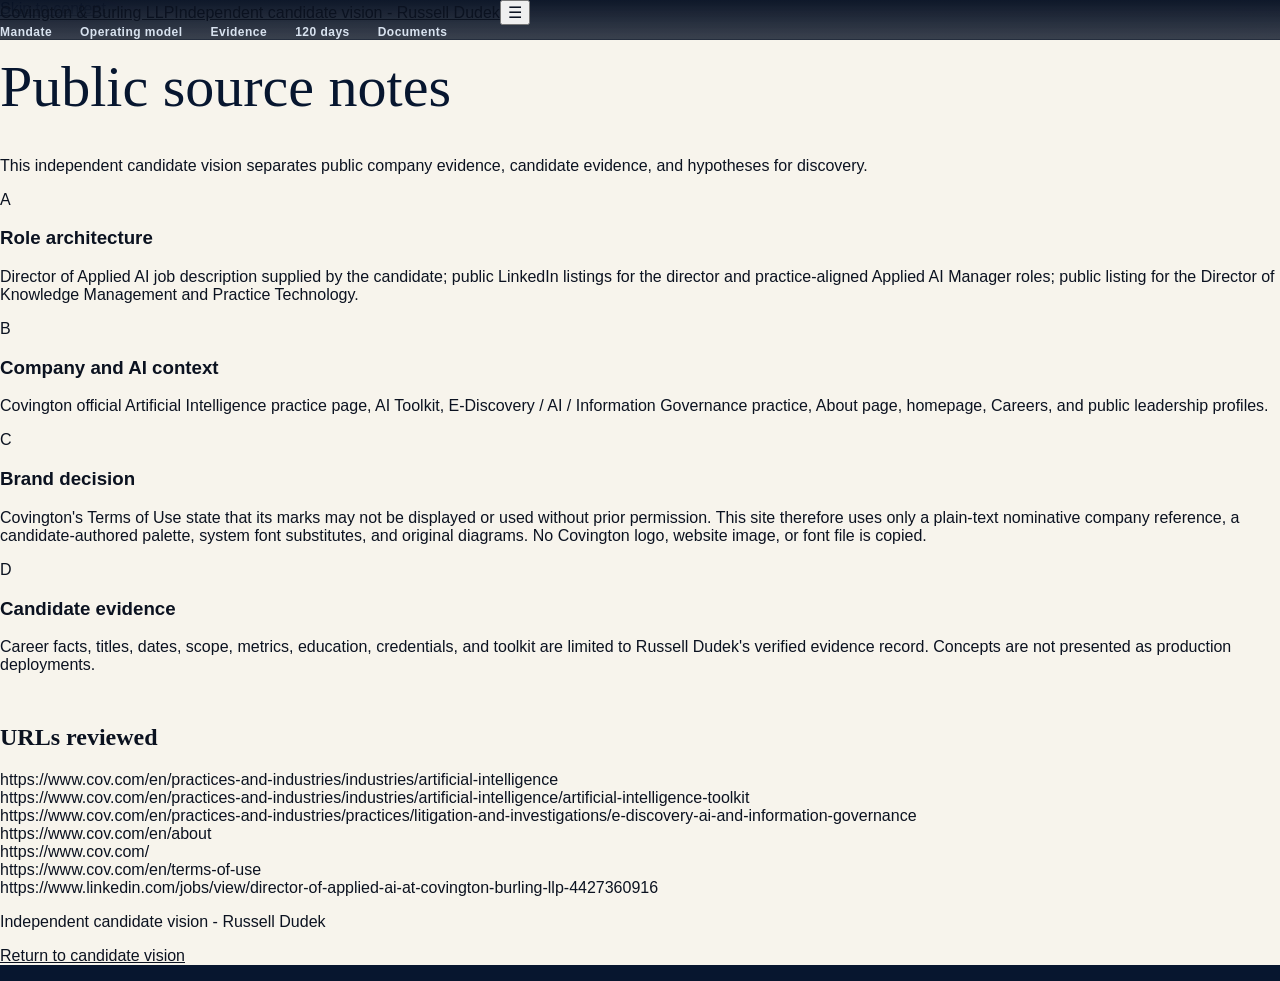
<file: source-notes.html>
<!doctype html><html lang="en"><head><meta charset="utf-8"><meta name="viewport" content="width=device-width,initial-scale=1"><title>Public Source Notes</title><link rel="stylesheet" href="styles.css"></head><body><a class="skip" href="#main">Skip to content</a><header class="site-header"><nav class="nav" aria-label="Primary"><a class="brand" href="index.html"><span class="brand-rule"></span><span><span class="brand-name">Covington &amp; Burling LLP</span><span class="brand-sub">Independent candidate vision - Russell Dudek</span></span></a><button id="menuBtn" class="menu-btn" aria-expanded="false" aria-label="Open menu">&#9776;</button><div class="nav-links"><a href="#mandate">Mandate</a><a href="#reporter">Operating model</a><a href="#evidence">Evidence</a><a href="#entry">120 days</a><a href="#documents" class="nav-cta">Documents</a></div></nav></header><main id="main" class="section"><div class="section-inner"><h1 style="font:500 58px/1.05 var(--serif);color:var(--navy)">Public source notes</h1><p class="section-intro">This independent candidate vision separates public company evidence, candidate evidence, and hypotheses for discovery.</p><div class="doc-list"><div class="doc-row"><div class="doc-num">A</div><div><h3>Role architecture</h3><p>Director of Applied AI job description supplied by the candidate; public LinkedIn listings for the director and practice-aligned Applied AI Manager roles; public listing for the Director of Knowledge Management and Practice Technology.</p></div></div><div class="doc-row"><div class="doc-num">B</div><div><h3>Company and AI context</h3><p>Covington official Artificial Intelligence practice page, AI Toolkit, E-Discovery / AI / Information Governance practice, About page, homepage, Careers, and public leadership profiles.</p></div></div><div class="doc-row"><div class="doc-num">C</div><div><h3>Brand decision</h3><p>Covington's Terms of Use state that its marks may not be displayed or used without prior permission. This site therefore uses only a plain-text nominative company reference, a candidate-authored palette, system font substitutes, and original diagrams. No Covington logo, website image, or font file is copied.</p></div></div><div class="doc-row"><div class="doc-num">D</div><div><h3>Candidate evidence</h3><p>Career facts, titles, dates, scope, metrics, education, credentials, and toolkit are limited to Russell Dudek's verified evidence record. Concepts are not presented as production deployments.</p></div></div></div><div style="margin-top:50px"><h2 style="font:700 24px var(--serif)">URLs reviewed</h2><div class="source-list"><p>https://www.cov.com/en/practices-and-industries/industries/artificial-intelligence<br>https://www.cov.com/en/practices-and-industries/industries/artificial-intelligence/artificial-intelligence-toolkit<br>https://www.cov.com/en/practices-and-industries/practices/litigation-and-investigations/e-discovery-ai-and-information-governance<br>https://www.cov.com/en/about<br>https://www.cov.com/<br>https://www.cov.com/en/terms-of-use<br>https://www.linkedin.com/jobs/view/director-of-applied-ai-at-covington-burling-llp-4427360916</p></div></div></div></main><footer class="footer"><div class="footer-inner"><p>Independent candidate vision - Russell Dudek</p><p class="right"><a href="index.html">Return to candidate vision</a></p></div></footer><script src="app.js"></script></body></html>
</file>
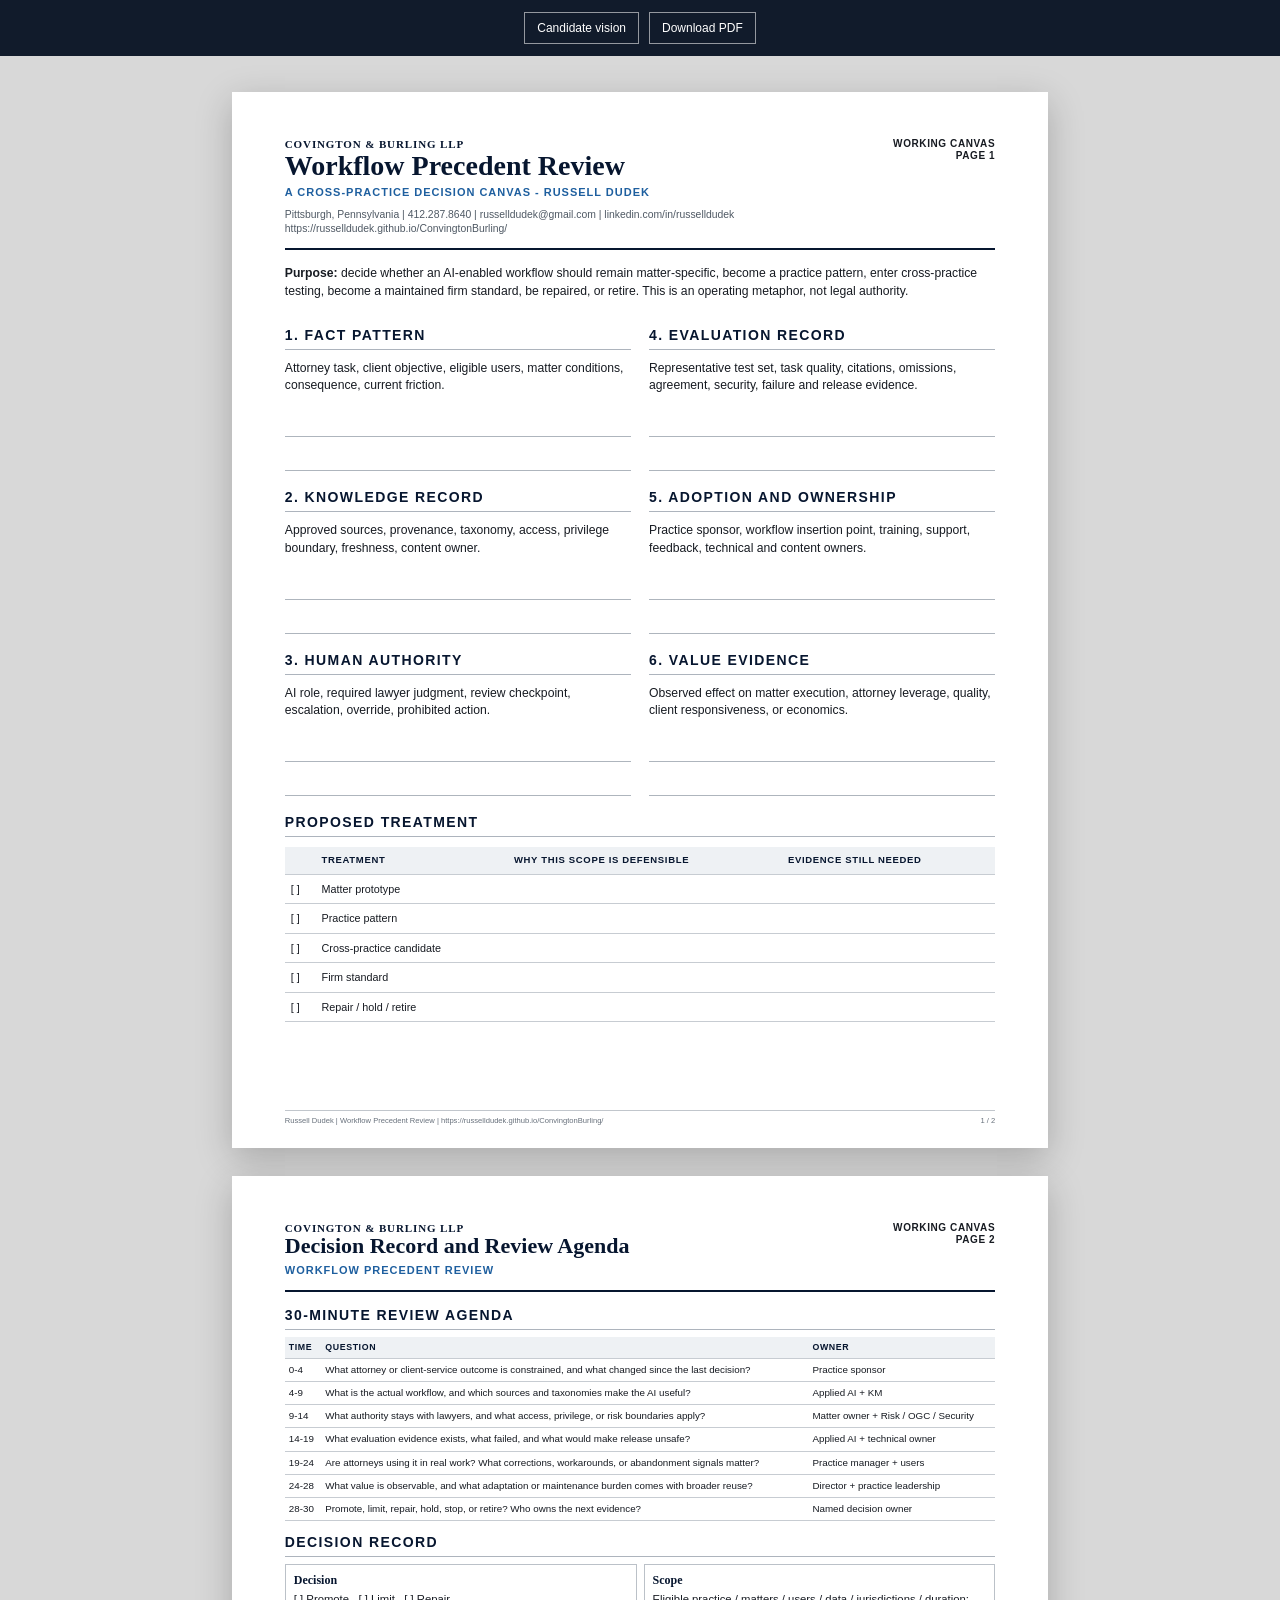
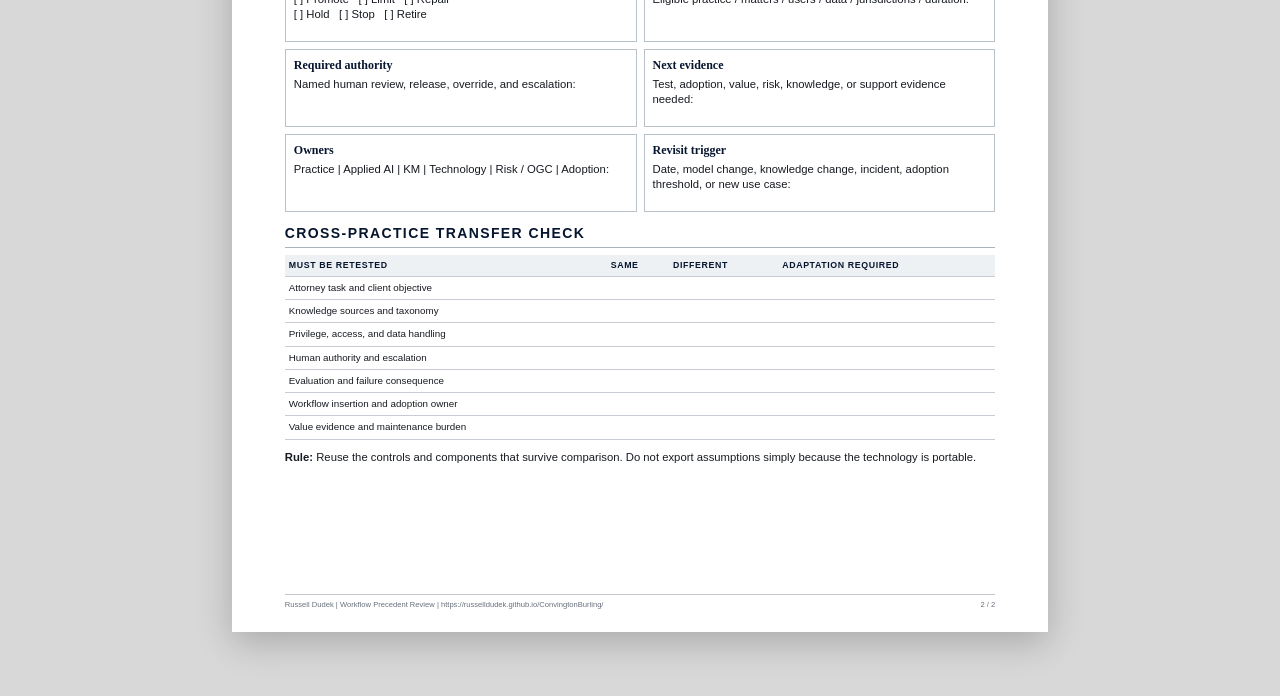
<file: workflow-precedent-review.html>
<!doctype html><html lang="en"><head><meta charset="utf-8"><meta name="viewport" content="width=device-width,initial-scale=1"><title>Workflow Precedent Review</title><link rel="stylesheet" href="styles.css"></head><body class="doc-body"><div class="doc-toolbar"><a href="index.html">Candidate vision</a><a href="pdfs/Russell-Dudek-Covington-Workflow-Precedent-Review.pdf" download>Download PDF</a></div><main class="doc-stack"><section class="doc-page review-page"><header class="doc-brand"><div><div class="company">Covington &amp; Burling LLP</div><p class="doc-title">Workflow Precedent Review</p><div class="doc-subtitle">A cross-practice decision canvas - Russell Dudek</div><div class="doc-contact">Pittsburgh, Pennsylvania | 412.287.8640 | russelldudek@gmail.com | linkedin.com/in/russelldudek<br><a href="https://russelldudek.github.io/ConvingtonBurling/">https://russelldudek.github.io/ConvingtonBurling/</a></div></div><div class="candidate">Working canvas<br>Page 1</div></header><p class="doc-p"><strong>Purpose:</strong> decide whether an AI-enabled workflow should remain matter-specific, become a practice pattern, enter cross-practice testing, become a maintained firm standard, be repaired, or retire. This is an operating metaphor, not legal authority.</p><div class="doc-two"><div><div class="doc-h2">1. Fact pattern</div><p class="doc-p">Attorney task, client objective, eligible users, matter conditions, consequence, current friction.</p><div class="worksheet-line"></div><div class="worksheet-line"></div><div class="doc-h2">2. Knowledge record</div><p class="doc-p">Approved sources, provenance, taxonomy, access, privilege boundary, freshness, content owner.</p><div class="worksheet-line"></div><div class="worksheet-line"></div><div class="doc-h2">3. Human authority</div><p class="doc-p">AI role, required lawyer judgment, review checkpoint, escalation, override, prohibited action.</p><div class="worksheet-line"></div><div class="worksheet-line"></div></div><div><div class="doc-h2">4. Evaluation record</div><p class="doc-p">Representative test set, task quality, citations, omissions, agreement, security, failure and release evidence.</p><div class="worksheet-line"></div><div class="worksheet-line"></div><div class="doc-h2">5. Adoption and ownership</div><p class="doc-p">Practice sponsor, workflow insertion point, training, support, feedback, technical and content owners.</p><div class="worksheet-line"></div><div class="worksheet-line"></div><div class="doc-h2">6. Value evidence</div><p class="doc-p">Observed effect on matter execution, attorney leverage, quality, client responsiveness, or economics.</p><div class="worksheet-line"></div><div class="worksheet-line"></div></div></div><div class="doc-h2">Proposed treatment</div><table class="mini-table"><tr><th></th><th>Treatment</th><th>Why this scope is defensible</th><th>Evidence still needed</th></tr><tr><td>[ ]</td><td>Matter prototype</td><td></td><td></td></tr><tr><td>[ ]</td><td>Practice pattern</td><td></td><td></td></tr><tr><td>[ ]</td><td>Cross-practice candidate</td><td></td><td></td></tr><tr><td>[ ]</td><td>Firm standard</td><td></td><td></td></tr><tr><td>[ ]</td><td>Repair / hold / retire</td><td></td><td></td></tr></table><div class="doc-footer"><span>Russell Dudek | Workflow Precedent Review | https://russelldudek.github.io/ConvingtonBurling/</span><span>1 / 2</span></div></section><section class="doc-page review-page review-compact"><header class="doc-brand"><div><div class="company">Covington &amp; Burling LLP</div><p class="doc-title" style="font-size:22px">Decision Record and Review Agenda</p><div class="doc-subtitle">Workflow Precedent Review</div></div><div class="candidate">Working canvas<br>Page 2</div></header><div class="doc-h2">30-minute review agenda</div><table class="mini-table"><tr><th>Time</th><th>Question</th><th>Owner</th></tr><tr><td>0-4</td><td>What attorney or client-service outcome is constrained, and what changed since the last decision?</td><td>Practice sponsor</td></tr><tr><td>4-9</td><td>What is the actual workflow, and which sources and taxonomies make the AI useful?</td><td>Applied AI + KM</td></tr><tr><td>9-14</td><td>What authority stays with lawyers, and what access, privilege, or risk boundaries apply?</td><td>Matter owner + Risk / OGC / Security</td></tr><tr><td>14-19</td><td>What evaluation evidence exists, what failed, and what would make release unsafe?</td><td>Applied AI + technical owner</td></tr><tr><td>19-24</td><td>Are attorneys using it in real work? What corrections, workarounds, or abandonment signals matter?</td><td>Practice manager + users</td></tr><tr><td>24-28</td><td>What value is observable, and what adaptation or maintenance burden comes with broader reuse?</td><td>Director + practice leadership</td></tr><tr><td>28-30</td><td>Promote, limit, repair, hold, stop, or retire? Who owns the next evidence?</td><td>Named decision owner</td></tr></table><div class="doc-h2">Decision record</div><div class="check-grid"><div class="check-item"><h3>Decision</h3><p class="doc-p">[ ] Promote &nbsp; [ ] Limit &nbsp; [ ] Repair<br>[ ] Hold &nbsp; [ ] Stop &nbsp; [ ] Retire</p></div><div class="check-item"><h3>Scope</h3><p class="doc-p">Eligible practice / matters / users / data / jurisdictions / duration:</p></div><div class="check-item"><h3>Required authority</h3><p class="doc-p">Named human review, release, override, and escalation:</p></div><div class="check-item"><h3>Next evidence</h3><p class="doc-p">Test, adoption, value, risk, knowledge, or support evidence needed:</p></div><div class="check-item"><h3>Owners</h3><p class="doc-p">Practice | Applied AI | KM | Technology | Risk / OGC | Adoption:</p></div><div class="check-item"><h3>Revisit trigger</h3><p class="doc-p">Date, model change, knowledge change, incident, adoption threshold, or new use case:</p></div></div><div class="doc-h2">Cross-practice transfer check</div><table class="mini-table"><tr><th>Must be retested</th><th>Same</th><th>Different</th><th>Adaptation required</th></tr><tr><td>Attorney task and client objective</td><td></td><td></td><td></td></tr><tr><td>Knowledge sources and taxonomy</td><td></td><td></td><td></td></tr><tr><td>Privilege, access, and data handling</td><td></td><td></td><td></td></tr><tr><td>Human authority and escalation</td><td></td><td></td><td></td></tr><tr><td>Evaluation and failure consequence</td><td></td><td></td><td></td></tr><tr><td>Workflow insertion and adoption owner</td><td></td><td></td><td></td></tr><tr><td>Value evidence and maintenance burden</td><td></td><td></td><td></td></tr></table><p class="doc-p" style="margin-top:10px"><strong>Rule:</strong> Reuse the controls and components that survive comparison. Do not export assumptions simply because the technology is portable.</p><div class="doc-footer"><span>Russell Dudek | Workflow Precedent Review | https://russelldudek.github.io/ConvingtonBurling/</span><span>2 / 2</span></div></section></main></body></html>
</file>
<file: styles.css>
:root{
  --navy:#07162f;
  --navy-2:#0a2147;
  --navy-3:#102f62;
  --ink:#0b1220;
  --paper:#f7f4ec;
  --paper-2:#ede8dc;
  --white:#ffffff;
  --cobalt:#2e7df7;
  --blue:#1e5f9f;
  --cobalt-soft:#7cb1ff;
  --brass:#c6a264;
  --brass-light:#e5c88c;
  --mist:#c9d6e7;
  --muted:#667287;
  --line:rgba(7,22,47,.16);
  --line-light:rgba(255,255,255,.16);
  --serif:Georgia,'Times New Roman',serif;
  --sans:ui-sans-serif,-apple-system,BlinkMacSystemFont,'Segoe UI',Arial,sans-serif;
  --ease:cubic-bezier(.2,.8,.2,1);
  --shadow:0 28px 90px rgba(2,10,26,.28);
}
*{box-sizing:border-box}
html{scroll-behavior:smooth;background:var(--navy)}
body{margin:0;color:var(--ink);font-family:var(--sans);background:var(--paper);text-rendering:optimizeLegibility}
a{color:inherit}
button,input,textarea,select{font:inherit}
button{color:inherit}
.site-body{overflow-x:hidden}
.sr-only{position:absolute!important;width:1px!important;height:1px!important;padding:0!important;margin:-1px!important;overflow:hidden!important;clip:rect(0,0,0,0)!important;white-space:nowrap!important;border:0!important}
.skip-link{position:fixed;left:16px;top:12px;z-index:1000;transform:translateY(-180%);background:var(--white);color:var(--navy);padding:10px 14px;text-decoration:none;font-weight:800;transition:transform .2s}
.skip-link:focus{transform:translateY(0)}
.content-shell{width:min(1200px,calc(100% - 64px));margin:0 auto}

.site-header{position:fixed;top:0;left:0;right:0;z-index:100;background:linear-gradient(180deg,rgba(4,14,33,.96),rgba(4,14,33,.78));border-bottom:1px solid rgba(255,255,255,.09);backdrop-filter:blur(18px)}
.nav-shell{width:min(1240px,calc(100% - 48px));height:76px;margin:0 auto;display:flex;align-items:center;justify-content:space-between;gap:28px}
.identity{display:flex;align-items:center;gap:13px;color:var(--white);text-decoration:none;min-width:0}
.identity-mark{width:3px;height:36px;background:linear-gradient(180deg,var(--cobalt),var(--brass));box-shadow:0 0 20px rgba(46,125,247,.55)}
.identity strong{display:block;font:700 16px/1.2 var(--serif);letter-spacing:.025em}
.identity small{display:block;margin-top:4px;color:#9fb0c7;font-size:10px;letter-spacing:.08em;text-transform:uppercase;white-space:nowrap}
.nav-links{display:flex;align-items:center;gap:28px}
.nav-links a{position:relative;color:#d8e2ef;text-decoration:none;font-size:12px;font-weight:750;letter-spacing:.04em}
.nav-links a:not(.nav-documents)::after{content:'';position:absolute;left:0;bottom:-7px;width:100%;height:1px;background:var(--cobalt);transform:scaleX(0);transform-origin:left;transition:transform .28s var(--ease)}
.nav-links a:hover::after,.nav-links a:focus-visible::after{transform:scaleX(1)}
.nav-documents{border:1px solid rgba(255,255,255,.38);padding:11px 16px;transition:background .25s,border-color .25s}
.nav-documents:hover,.nav-documents:focus-visible{background:var(--white);color:var(--navy);border-color:var(--white)}
.menu-button{display:none;border:0;background:transparent;width:42px;height:42px;padding:8px;cursor:pointer}
.menu-button span:not(.sr-only){display:block;height:1px;background:var(--white);margin:6px 0;transition:transform .25s,opacity .25s}

.hero{position:relative;min-height:900px;background:var(--navy);color:var(--white);display:flex;align-items:center;overflow:hidden;padding:132px 0 88px}
.hero-grid{position:absolute;inset:0;background-image:linear-gradient(rgba(255,255,255,.035) 1px,transparent 1px),linear-gradient(90deg,rgba(255,255,255,.035) 1px,transparent 1px);background-size:72px 72px;mask-image:linear-gradient(to bottom,black,transparent 92%)}
.hero-glow{position:absolute;border-radius:50%;filter:blur(30px);pointer-events:none}
.hero-glow-one{width:620px;height:620px;right:-120px;top:80px;background:radial-gradient(circle,rgba(46,125,247,.22),transparent 68%)}
.hero-glow-two{width:360px;height:360px;left:26%;bottom:-160px;background:radial-gradient(circle,rgba(198,162,100,.13),transparent 68%)}
.hero-inner{position:relative;z-index:2;width:min(1240px,calc(100% - 64px));margin:0 auto;display:grid;grid-template-columns:minmax(0,.88fr) minmax(560px,1.12fr);align-items:center;gap:60px}
.hero-copy{padding-top:22px}
.hero-context{margin:0 0 27px;color:#91a6c3;font-size:11px;font-weight:800;letter-spacing:.18em;text-transform:uppercase}
.hero h1{font:500 clamp(62px,7vw,112px)/.9 var(--serif);letter-spacing:-.055em;max-width:720px;margin:0;text-wrap:balance}
.hero-lead{max-width:620px;margin:32px 0 0;color:#c5d2e3;font-size:19px;line-height:1.6}
.hero-actions{display:flex;align-items:center;gap:15px;margin-top:38px;flex-wrap:wrap}
.hero-primary,.hero-secondary{min-height:52px;display:inline-flex;align-items:center;justify-content:center;gap:18px;padding:0 20px;text-decoration:none;font-size:12px;font-weight:850;letter-spacing:.025em;transition:transform .25s var(--ease),background .25s,color .25s,border-color .25s}
.hero-primary{background:var(--white);color:var(--navy);border:1px solid var(--white)}
.hero-primary span{font-size:18px;color:var(--cobalt)}
.hero-secondary{border:1px solid rgba(255,255,255,.38);color:var(--white)}
.hero-primary:hover,.hero-secondary:hover,.hero-primary:focus-visible,.hero-secondary:focus-visible{transform:translateY(-2px)}
.hero-secondary:hover,.hero-secondary:focus-visible{background:rgba(255,255,255,.08);border-color:rgba(255,255,255,.62)}
.hero-proof{margin-top:42px;padding-top:20px;border-top:1px solid rgba(255,255,255,.14);display:grid;grid-template-columns:repeat(2,minmax(0,1fr));gap:12px 20px;color:#93a8c5;font-size:10px;letter-spacing:.07em;text-transform:uppercase}
.hero-proof span{display:flex;align-items:center;gap:9px}
.hero-proof span::before{content:'';width:5px;height:5px;background:var(--cobalt);box-shadow:0 0 10px rgba(46,125,247,.8)}
.scroll-cue{position:absolute;left:50%;bottom:30px;transform:translateX(-50%);z-index:2;color:#8da1bd;text-decoration:none;font-size:9px;letter-spacing:.16em;text-transform:uppercase;display:flex;flex-direction:column;align-items:center;gap:9px}
.scroll-cue i{display:block;width:1px;height:28px;background:linear-gradient(var(--cobalt),transparent)}

.engine-hero{position:relative;min-height:660px;isolation:isolate}
.engine-orbit{position:absolute;inset:4% 2% 8% 8%;border:1px solid rgba(124,177,255,.15);border-radius:50%;transform:rotate(-11deg);box-shadow:inset 0 0 70px rgba(46,125,247,.04)}
.engine-orbit::before,.engine-orbit::after{content:'';position:absolute;border-radius:50%;border:1px dashed rgba(255,255,255,.08)}
.engine-orbit::before{inset:11%}
.engine-orbit::after{inset:24%}
.engine-caption{position:absolute;right:8%;top:3%;z-index:5;text-align:right}
.engine-caption span{display:block;color:#7f96b5;font-size:9px;font-weight:850;letter-spacing:.18em;text-transform:uppercase}
.engine-caption strong{display:block;margin-top:8px;font:500 22px/1.15 var(--serif);color:var(--white)}
.engine-desktop{position:absolute;inset:84px 16px 74px 16px;perspective:1200px;transform-style:preserve-3d}
.authority-thread{position:absolute;left:18%;top:18px;bottom:6px;width:2px;background:linear-gradient(180deg,rgba(46,125,247,.1),var(--cobalt) 27%,var(--brass) 53%,var(--cobalt) 80%,rgba(46,125,247,.1));box-shadow:0 0 18px rgba(46,125,247,.48);z-index:20}
.authority-thread::after{content:'';position:absolute;left:-4px;top:0;width:10px;height:10px;border-radius:50%;background:var(--white);box-shadow:0 0 18px var(--cobalt);animation:threadTravel 2.8s var(--ease) forwards}
.engine-layer{--depth:calc(var(--i) * 8px);position:absolute;left:10%;right:2%;top:calc(var(--i) * 69px);min-height:86px;display:grid;grid-template-columns:54px 150px 1fr;align-items:center;gap:12px;padding:18px 22px 18px 24px;border:1px solid rgba(255,255,255,.17);background:linear-gradient(115deg,rgba(255,255,255,.12),rgba(255,255,255,.045));backdrop-filter:blur(13px);box-shadow:0 20px 46px rgba(1,8,22,.28);opacity:.1;transform:translate3d(calc(var(--i) * 7px),calc((6 - var(--i)) * 4px),calc(var(--i) * 10px)) rotateZ(calc((var(--i) - 3) * .17deg));transition:opacity .45s var(--ease),transform .7s var(--ease),border-color .45s,background .45s;transform-origin:center}
.engine-layer::before{content:'';position:absolute;left:calc(8% - 1px);top:50%;width:20px;height:1px;background:linear-gradient(90deg,var(--cobalt),rgba(46,125,247,.15))}
.engine-layer::after{content:'';position:absolute;left:calc(8% + 19px);top:calc(50% - 3px);width:7px;height:7px;border-radius:50%;background:var(--cobalt);box-shadow:0 0 13px rgba(46,125,247,.85)}
.engine-layer.is-active{opacity:1;transform:translate3d(calc(var(--i) * 7px),0,calc(var(--i) * 10px)) rotateZ(calc((var(--i) - 3) * .12deg));border-color:rgba(124,177,255,.34)}
.engine-layer.authority-layer{border-color:rgba(229,200,140,.5);background:linear-gradient(115deg,rgba(198,162,100,.2),rgba(255,255,255,.055))}
.engine-layer.authority-layer::before{background:linear-gradient(90deg,var(--brass),rgba(198,162,100,.18))}
.engine-layer.authority-layer::after{background:var(--brass-light);box-shadow:0 0 16px rgba(229,200,140,.85)}
.engine-layer.treatment-layer{background:linear-gradient(115deg,rgba(46,125,247,.28),rgba(46,125,247,.08));border-color:rgba(124,177,255,.62)}
.engine-index{font-size:9px;font-weight:900;letter-spacing:.16em;color:#7f96b5}
.engine-label{font-size:10px;font-weight:850;letter-spacing:.09em;text-transform:uppercase;color:#dce7f5}
.engine-value{font:500 15px/1.25 var(--serif);color:var(--white)}
.engine-status{position:absolute;right:4%;bottom:3%;z-index:20;min-width:250px;padding:16px 18px;border-left:2px solid var(--brass);background:linear-gradient(90deg,rgba(8,25,53,.94),rgba(8,25,53,.55));box-shadow:0 18px 50px rgba(0,0,0,.25)}
.engine-status span{display:block;color:#7f96b5;font-size:8px;font-weight:850;letter-spacing:.18em;text-transform:uppercase}
.engine-status strong{display:block;margin-top:6px;font:500 22px/1.1 var(--serif)}
.engine-mobile{display:none}
.engine-hero[data-state="transitioning"] .engine-layer{opacity:.18;transform:translate3d(calc(var(--i) * 12px),calc((var(--i) - 3) * 7px),calc(var(--i) * 12px)) scale(.985)}
.engine-hero[data-state="transitioning"] .authority-thread::after{animation:none;opacity:0}
.engine-hero[data-state="settled"] .authority-thread::after{top:calc(100% - 10px);opacity:1}
@keyframes threadTravel{0%{top:0;opacity:0}8%{opacity:1}92%{opacity:1}100%{top:calc(100% - 10px);opacity:1}}

.section-light{background:var(--paper);color:var(--ink)}
.section-heading{display:grid;grid-template-columns:190px minmax(0,1fr);gap:35px 54px;align-items:start}
.section-heading>p,.lab-heading>div>p,.entry-heading>p,.documents-heading>p,.fit-grid>div>p,.contact-grid>div>p{margin:0;color:var(--cobalt);font-size:10px;font-weight:900;letter-spacing:.17em;text-transform:uppercase}
.section-heading h2{grid-column:2;font:500 clamp(44px,5.1vw,76px)/.98 var(--serif);letter-spacing:-.045em;margin:0;max-width:950px;text-wrap:balance}
.section-summary{grid-column:2;max-width:730px;color:var(--muted);font-size:17px;line-height:1.65}
.section-heading.inverse h2{color:var(--white)}
.section-heading.inverse .section-summary{color:#aebfd3}
.mandate-section{padding:130px 0}
.mandate-track{margin-top:84px;display:grid;grid-template-columns:1fr 120px 1fr 120px 1fr;align-items:start}
.mandate-track article{border-top:1px solid var(--ink);padding-top:18px}
.mandate-track article span{font:500 40px/1 var(--serif);color:var(--brass)}
.mandate-track h3{font:500 27px/1.12 var(--serif);margin:18px 0 12px}
.mandate-track p{margin:0;color:var(--muted);font-size:14px;line-height:1.65}
.track-line{height:1px;background:var(--line);margin-top:45px;position:relative;overflow:hidden}
.track-line i{position:absolute;inset:0;background:linear-gradient(90deg,transparent,var(--cobalt),transparent);transform:translateX(-100%);animation:trackSweep 4s ease-in-out infinite}
@keyframes trackSweep{0%,35%{transform:translateX(-100%)}70%,100%{transform:translateX(100%)}}
.inaction-note{margin:90px 0 0 244px;border-top:1px solid var(--line);padding:24px 0 0;display:grid;grid-template-columns:240px minmax(0,1fr);gap:35px}
.inaction-note span{font-size:10px;font-weight:900;letter-spacing:.13em;text-transform:uppercase;color:var(--cobalt)}
.inaction-note p{margin:0;max-width:760px;font:500 24px/1.42 var(--serif);color:#243149}

.lab-section{position:relative;background:var(--navy);color:var(--white);padding:130px 0 140px;overflow:hidden}
.lab-grid-background{position:absolute;inset:0;background-image:linear-gradient(rgba(255,255,255,.03) 1px,transparent 1px),linear-gradient(90deg,rgba(255,255,255,.03) 1px,transparent 1px);background-size:54px 54px;mask-image:radial-gradient(circle at 58% 50%,black,transparent 82%)}
.lab-heading{position:relative;z-index:2;display:grid;grid-template-columns:minmax(0,1.2fr) minmax(320px,.62fr);gap:70px;align-items:end}
.lab-heading h2{font:500 clamp(48px,5.4vw,80px)/.98 var(--serif);letter-spacing:-.045em;margin:14px 0 0;max-width:850px}
.lab-heading>p{margin:0;color:#aebfd3;font-size:15px;line-height:1.65}
.lab-shell{position:relative;z-index:2;margin-top:64px;display:grid;grid-template-columns:330px minmax(0,1fr);min-height:760px;border:1px solid rgba(255,255,255,.15);background:rgba(5,18,41,.67);box-shadow:0 40px 120px rgba(0,0,0,.28);backdrop-filter:blur(12px)}
.lab-controls{padding:28px;border-right:1px solid rgba(255,255,255,.12);background:linear-gradient(180deg,rgba(255,255,255,.055),rgba(255,255,255,.018))}
.control-group+.control-group{margin-top:34px;padding-top:27px;border-top:1px solid rgba(255,255,255,.11)}
.control-heading{display:flex;align-items:center;gap:12px;margin-bottom:14px}
.control-heading span{display:grid;place-items:center;width:30px;height:30px;border:1px solid rgba(124,177,255,.35);color:var(--cobalt-soft);font-size:8px;font-weight:900;letter-spacing:.12em}
.control-heading strong{font-size:11px;letter-spacing:.08em;text-transform:uppercase}
.scenario-controls{display:grid;gap:8px}
.scenario-btn,.stage-btn,.reset-button{border:1px solid rgba(255,255,255,.15);background:rgba(255,255,255,.035);color:var(--white);cursor:pointer;text-align:left;transition:background .25s,border-color .25s,transform .25s,color .25s}
.scenario-btn{padding:14px 15px;font-size:13px;font-weight:780}
.scenario-btn small{display:block;margin-top:5px;color:#8fa3bf;font-size:10px;font-weight:500}
.scenario-btn:hover,.scenario-btn:focus-visible,.stage-btn:hover,.stage-btn:focus-visible{border-color:rgba(124,177,255,.6);background:rgba(46,125,247,.1)}
.scenario-btn[aria-selected="true"]{border-color:var(--cobalt);background:linear-gradient(90deg,rgba(46,125,247,.22),rgba(46,125,247,.06));box-shadow:inset 3px 0 0 var(--cobalt)}
.scenario-btn[aria-selected="true"] small{color:#c9d9ef}
.stage-controls{display:grid;grid-template-columns:1fr 1fr;gap:8px}
.stage-btn{padding:11px 10px;text-align:center;font-size:10px;font-weight:800;min-height:48px}
.stage-btn[aria-pressed="true"]{background:var(--white);color:var(--navy);border-color:var(--white)}
.reset-button{margin-top:26px;width:100%;padding:12px 13px;display:flex;justify-content:space-between;align-items:center;font-size:10px;font-weight:850;letter-spacing:.04em}
.reset-button:hover,.reset-button:focus-visible{transform:translateY(-1px);border-color:var(--brass);color:var(--brass-light)}
.precedent-record{position:relative;padding:36px 42px 34px 64px;overflow:hidden}
.precedent-record::before{content:'';position:absolute;inset:0;background:linear-gradient(130deg,rgba(255,255,255,.04),transparent 42%);pointer-events:none}
.record-header{position:relative;display:grid;grid-template-columns:150px minmax(0,1fr);gap:28px;border-bottom:1px solid rgba(255,255,255,.16);padding-bottom:24px}
.record-volume span{display:block;color:#7f96b5;font-size:8px;font-weight:900;letter-spacing:.17em;text-transform:uppercase}
.record-volume strong{display:block;margin-top:7px;color:#c8d5e6;font-size:10px}
.record-header h3{font:500 clamp(29px,3.1vw,45px)/1.05 var(--serif);letter-spacing:-.028em;margin:0}
.record-header p{margin:9px 0 0;color:#9fb1c9;font-size:13px;line-height:1.5}
.record-thread{position:absolute;left:49px;top:126px;bottom:112px;width:1px;background:linear-gradient(var(--cobalt),var(--brass),var(--cobalt));box-shadow:0 0 14px rgba(46,125,247,.5)}
.record-layers{position:relative;margin-top:12px}
.record-layer{display:grid;grid-template-columns:36px 150px 1fr;gap:14px;align-items:start;padding:18px 0;border-bottom:1px solid rgba(255,255,255,.1);transition:opacity .35s,transform .5s var(--ease),background .35s}
.record-layer>span{position:relative;z-index:2;display:grid;place-items:center;width:27px;height:27px;border-radius:50%;background:var(--navy);border:1px solid var(--cobalt);color:#9ac1ff;font-size:8px;font-weight:900}
.record-layer h4{margin:5px 0 0;color:#a9bad0;font-size:9px;font-weight:900;letter-spacing:.12em;text-transform:uppercase}
.record-layer p{margin:2px 0 0;color:#e1e8f2;font:500 16px/1.45 var(--serif)}
.record-authority{background:linear-gradient(90deg,rgba(198,162,100,.11),transparent)}
.record-authority>span{border-color:var(--brass);color:var(--brass-light);box-shadow:0 0 18px rgba(198,162,100,.22)}
.precedent-record.is-transitioning .record-layer{opacity:.2;transform:translateX(10px)}
.record-layer.is-resolved{opacity:1;transform:translateX(0)}
.record-disposition{display:grid;grid-template-columns:240px minmax(0,1fr);gap:28px;align-items:center;margin:26px 0 0 50px;padding:22px 24px;border:1px solid rgba(124,177,255,.38);background:linear-gradient(110deg,rgba(46,125,247,.18),rgba(255,255,255,.025))}
.record-disposition span{display:block;color:#8fa5c2;font-size:8px;font-weight:900;letter-spacing:.16em;text-transform:uppercase}
.record-disposition strong{display:block;margin-top:6px;font:500 26px/1.1 var(--serif)}
.record-disposition p{margin:0;color:#c6d2e2;font-size:13px;line-height:1.5}

.tensions-section{background:#061126;color:var(--white);padding:130px 0}
.tension-list{margin-top:72px;border-top:1px solid rgba(255,255,255,.18)}
.tension-item{display:grid;grid-template-columns:62px minmax(0,1.1fr) minmax(320px,.7fr);gap:28px;align-items:center;padding:34px 0;border-bottom:1px solid rgba(255,255,255,.13)}
.tension-item>span{font:500 28px/1 var(--serif);color:var(--brass)}
.tension-item>div{display:flex;align-items:center;gap:16px;flex-wrap:wrap}
.tension-item strong{font:500 clamp(25px,3vw,42px)/1.1 var(--serif)}
.tension-item em{font:italic 18px var(--serif);color:#7187a7}
.tension-item p{margin:0;color:#9fb1c8;font-size:13px;line-height:1.65}

.evidence-section{padding:130px 0 138px}
.evidence-rail{margin-top:76px;border-top:1px solid var(--ink)}
.evidence-rail article{display:grid;grid-template-columns:100px 150px minmax(0,1fr);gap:34px;padding:28px 0;border-bottom:1px solid var(--line);align-items:start}
.evidence-year{font:500 26px/1 var(--serif);color:var(--brass)}
.evidence-company{font-size:10px;font-weight:900;letter-spacing:.13em;text-transform:uppercase;color:var(--cobalt);padding-top:5px}
.evidence-rail h3{font:500 30px/1.12 var(--serif);margin:0 0 9px}
.evidence-rail p{margin:0;color:var(--muted);font-size:14px;line-height:1.65;max-width:790px}
.evidence-measures{margin-top:52px;display:grid;grid-template-columns:repeat(4,1fr);border-top:1px solid var(--ink);border-bottom:1px solid var(--ink)}
.evidence-measures>div{padding:24px 20px;border-right:1px solid var(--line)}
.evidence-measures>div:last-child{border-right:0}
.evidence-measures strong{display:block;font:500 34px/1 var(--serif);color:var(--navy)}
.evidence-measures span{display:block;margin-top:10px;color:var(--muted);font-size:10px;line-height:1.5}

.entry-section{background:var(--navy-2);color:var(--white);padding:128px 0 138px}
.entry-heading{display:grid;grid-template-columns:190px minmax(0,1fr) 250px;gap:36px;align-items:end}
.entry-heading h2{font:500 clamp(44px,5vw,72px)/.98 var(--serif);letter-spacing:-.04em;margin:0}
.entry-heading a{justify-self:end;color:var(--white);text-decoration:none;border-bottom:1px solid rgba(255,255,255,.36);padding-bottom:8px;font-size:11px;font-weight:850}
.entry-path{position:relative;margin-top:74px;display:grid;grid-template-columns:repeat(4,1fr);gap:0;border-top:1px solid rgba(255,255,255,.18)}
.entry-path::before{content:'';position:absolute;top:-1px;left:0;width:25%;height:2px;background:var(--cobalt);box-shadow:0 0 14px rgba(46,125,247,.65)}
.entry-path article{position:relative;padding:28px 28px 12px 0;border-right:1px solid rgba(255,255,255,.12);min-height:320px}
.entry-path article:not(:first-child){padding-left:28px}
.entry-path article:last-child{border-right:0}
.entry-path span{font:500 24px/1 var(--serif);color:var(--brass-light)}
.entry-path h3{font:500 27px/1.12 var(--serif);margin:22px 0 14px}
.entry-path p{margin:0;color:#a9bad0;font-size:13px;line-height:1.65}
.entry-path strong{position:absolute;left:0;right:28px;bottom:12px;color:#d5e1f0;font-size:9px;letter-spacing:.1em;text-transform:uppercase}
.entry-path article:not(:first-child) strong{left:28px}

.fit-section{padding:120px 0}
.fit-grid{display:grid;grid-template-columns:1fr 1fr;gap:90px;align-items:start}
.fit-grid blockquote{margin:0;padding-left:28px;border-left:3px solid var(--brass);font:500 clamp(34px,4vw,58px)/1.12 var(--serif);letter-spacing:-.035em;color:var(--navy)}
.fit-grid h2{font:500 48px/1 var(--serif);letter-spacing:-.04em;margin:14px 0 22px}
.fit-grid>div>p:not(:first-child){color:var(--muted);font-size:16px;line-height:1.7}
.fit-grid a{display:inline-flex;margin-top:15px;text-decoration:none;border-bottom:1px solid var(--navy);padding-bottom:8px;font-size:11px;font-weight:850}

.documents-section{background:#e8e2d6;padding:126px 0 134px}
.documents-heading{display:grid;grid-template-columns:190px minmax(0,1fr);gap:54px}
.documents-heading h2{font:500 clamp(44px,5vw,72px)/.98 var(--serif);letter-spacing:-.04em;margin:0}
.document-rail{margin-top:68px;border-top:1px solid var(--ink)}
.document-rail article{display:grid;grid-template-columns:70px minmax(0,1fr) auto;gap:28px;align-items:center;padding:24px 0;border-bottom:1px solid rgba(7,22,47,.24)}
.document-rail article>span{font:500 30px/1 var(--serif);color:var(--brass)}
.document-rail h3{font:500 25px/1.1 var(--serif);margin:0}
.document-rail p{margin:6px 0 0;color:var(--muted);font-size:12px}
.document-rail article>div:last-child{display:flex;gap:9px;flex-wrap:wrap;justify-content:flex-end}
.document-rail a{display:inline-flex;align-items:center;min-height:38px;padding:0 13px;border:1px solid var(--navy);text-decoration:none;font-size:10px;font-weight:850;transition:background .2s,color .2s}
.document-rail a:hover,.document-rail a:focus-visible{background:var(--navy);color:var(--white)}
.contact-section{background:var(--brass);padding:78px 0;color:#111}
.contact-grid{display:grid;grid-template-columns:1fr 1fr;gap:70px;align-items:end}
.contact-grid>div>p{color:#17253e}
.contact-grid h2{font:500 clamp(42px,5vw,70px)/1 var(--serif);letter-spacing:-.045em;margin:12px 0 0}
.contact-links{display:flex;justify-content:flex-end;gap:18px;flex-wrap:wrap}
.contact-links a{text-decoration:none;border-bottom:1px solid rgba(0,0,0,.55);padding-bottom:6px;font-size:11px;font-weight:850}
.site-footer{background:#030b19;color:#a8b7cb;padding:44px 0}
.footer-grid{display:grid;grid-template-columns:1.3fr .7fr;gap:70px}
.footer-grid p{margin:0;font-size:10px;line-height:1.65}
.footer-grid p:last-child{text-align:right}
.footer-grid a{color:#d7e2ef}

.js .reveal{opacity:0;transform:translateY(24px);transition:opacity .75s var(--ease),transform .75s var(--ease)}
.js .reveal.is-visible{opacity:1;transform:none}
:focus-visible{outline:2px solid var(--cobalt-soft);outline-offset:4px}

@media(max-width:1100px){
  .hero{min-height:auto;padding-bottom:110px}
  .hero-inner{grid-template-columns:1fr;gap:58px}
  .hero-copy{max-width:820px}
  .engine-hero{min-height:630px;width:min(760px,100%);margin:0 auto}
  .section-heading{grid-template-columns:150px minmax(0,1fr)}
  .mandate-track{grid-template-columns:1fr 60px 1fr 60px 1fr}
  .inaction-note{margin-left:184px}
  .lab-shell{grid-template-columns:285px minmax(0,1fr)}
  .lab-controls{padding:22px}
  .precedent-record{padding-left:52px;padding-right:30px}
  .record-header{grid-template-columns:125px 1fr}
  .record-layer{grid-template-columns:34px 130px 1fr}
  .tension-item{grid-template-columns:50px minmax(0,1fr)}
  .tension-item p{grid-column:2}
  .entry-heading{grid-template-columns:150px 1fr}
  .entry-heading a{grid-column:2;justify-self:start;margin-top:14px}
  .evidence-measures{grid-template-columns:repeat(2,1fr)}
  .evidence-measures>div:nth-child(2){border-right:0}
  .evidence-measures>div:nth-child(-n+2){border-bottom:1px solid var(--line)}
}

@media(max-width:900px){
  .nav-links{display:none;position:absolute;top:76px;left:0;right:0;padding:20px 26px 28px;background:rgba(4,14,33,.98);border-bottom:1px solid rgba(255,255,255,.13);flex-direction:column;align-items:flex-start;gap:19px}
  .nav-shell.open .nav-links{display:flex}
  .menu-button{display:block}
  .hero h1{font-size:clamp(62px,12vw,92px)}
  .section-heading,.lab-heading,.documents-heading{grid-template-columns:1fr}
  .section-heading h2,.section-summary{grid-column:1}
  .mandate-track{grid-template-columns:1fr;gap:30px}
  .track-line{display:none}
  .inaction-note{margin-left:0;grid-template-columns:1fr}
  .lab-heading{align-items:start;gap:28px}
  .lab-shell{grid-template-columns:1fr}
  .lab-controls{border-right:0;border-bottom:1px solid rgba(255,255,255,.13)}
  .scenario-controls{grid-template-columns:1fr 1fr}
  .precedent-record{padding:34px 30px 34px 46px}
  .record-layer{grid-template-columns:32px 128px 1fr}
  .record-disposition{grid-template-columns:1fr;margin-left:38px}
  .evidence-rail article{grid-template-columns:82px 120px 1fr}
  .entry-path{grid-template-columns:1fr 1fr}
  .entry-path article:nth-child(2){border-right:0}
  .entry-path article:nth-child(-n+2){border-bottom:1px solid rgba(255,255,255,.12)}
  .entry-path article{min-height:300px}
  .fit-grid{grid-template-columns:1fr;gap:60px}
  .contact-grid,.footer-grid{grid-template-columns:1fr}
  .contact-links{justify-content:flex-start}
  .footer-grid p:last-child{text-align:left}
  .doc-page{width:min(8.5in,calc(100vw - 24px));min-height:auto;padding:28px 24px}
  .doc-footer{position:static;margin-top:18px}
  .doc-stack{padding:20px 0}
}

@media(max-width:720px){
  .content-shell,.hero-inner{width:min(100% - 36px,1200px)}
  .nav-shell{width:calc(100% - 32px)}
  .identity strong{font-size:13px}
  .identity small{display:none}
  .hero{padding-top:116px;padding-bottom:94px}
  .hero-context{font-size:9px;margin-bottom:20px}
  .hero h1{font-size:clamp(50px,16vw,72px);line-height:.94}
  .hero-lead{font-size:16px;line-height:1.55;margin-top:24px}
  .hero-actions{align-items:stretch;flex-direction:column}
  .hero-primary,.hero-secondary{width:100%}
  .hero-proof{display:none}
  .engine-hero{min-height:auto;padding:68px 0 90px}
  .engine-orbit,.engine-desktop{display:none}
  .engine-caption{left:0;right:auto;top:12px;text-align:left}
  .engine-caption strong{font-size:19px}
  .engine-mobile{display:grid;gap:7px}
  .engine-mobile>div{position:relative;display:grid;grid-template-columns:34px 108px 1fr;align-items:center;gap:10px;min-height:64px;padding:12px 12px;border:1px solid rgba(255,255,255,.15);background:linear-gradient(110deg,rgba(255,255,255,.09),rgba(255,255,255,.035))}
  .engine-mobile>div::before{content:'';position:absolute;left:28px;top:-8px;width:1px;height:8px;background:var(--cobalt)}
  .engine-mobile>div:first-child::before{display:none}
  .engine-mobile span{font-size:8px;font-weight:900;color:#84a7d7}
  .engine-mobile small{font-size:8px;font-weight:850;letter-spacing:.08em;text-transform:uppercase;color:#afc1d8}
  .engine-mobile strong{font:500 13px/1.3 var(--serif);color:var(--white)}
  .engine-mobile .mobile-authority{border-color:rgba(229,200,140,.5);background:linear-gradient(110deg,rgba(198,162,100,.17),rgba(255,255,255,.03))}
  .engine-mobile .mobile-treatment{border-color:rgba(124,177,255,.55);background:linear-gradient(110deg,rgba(46,125,247,.2),rgba(255,255,255,.03))}
  .engine-status{left:0;right:0;bottom:15px;min-width:0}
  .scroll-cue{display:none}
  .mandate-section,.lab-section,.tensions-section,.evidence-section,.entry-section,.fit-section,.documents-section{padding-top:92px;padding-bottom:96px}
  .section-heading{gap:18px}
  .section-heading h2,.lab-heading h2,.documents-heading h2,.entry-heading h2{font-size:clamp(40px,12vw,58px)}
  .section-summary{font-size:15px}
  .mandate-track{margin-top:56px}
  .mandate-track article{padding-top:16px}
  .inaction-note{margin-top:58px}
  .inaction-note p{font-size:21px}
  .scenario-controls{grid-template-columns:1fr}
  .stage-controls{grid-template-columns:1fr 1fr}
  .precedent-record{padding:28px 16px 28px 22px}
  .record-header{grid-template-columns:1fr;gap:14px}
  .record-thread{left:22px;top:148px;bottom:164px}
  .record-layer{grid-template-columns:28px 1fr;padding:16px 0 16px 4px}
  .record-layer h4{grid-column:2;margin-top:0}
  .record-layer p{grid-column:2;font-size:15px;margin-top:4px}
  .record-disposition{margin-left:22px;padding:18px}
  .tension-list{margin-top:48px}
  .tension-item{grid-template-columns:35px 1fr;gap:16px;padding:28px 0}
  .tension-item>div{gap:10px}
  .tension-item strong{font-size:28px}
  .tension-item p{grid-column:2}
  .evidence-rail{margin-top:50px}
  .evidence-rail article{grid-template-columns:74px 1fr;gap:12px 18px}
  .evidence-company{grid-column:2}
  .evidence-rail article>div:last-child{grid-column:2}
  .evidence-rail h3{font-size:25px}
  .evidence-measures{grid-template-columns:1fr}
  .evidence-measures>div,.evidence-measures>div:nth-child(2){border-right:0;border-bottom:1px solid var(--line)}
  .evidence-measures>div:last-child{border-bottom:0}
  .entry-heading{grid-template-columns:1fr;gap:18px}
  .entry-heading a{grid-column:1}
  .entry-path{grid-template-columns:1fr}
  .entry-path article,.entry-path article:not(:first-child){padding:26px 0 64px;border-right:0;border-bottom:1px solid rgba(255,255,255,.12);min-height:0}
  .entry-path strong,.entry-path article:not(:first-child) strong{left:0;right:0;bottom:20px}
  .fit-grid blockquote{font-size:38px}
  .document-rail article{grid-template-columns:45px 1fr}
  .document-rail article>div:last-child{grid-column:2;justify-content:flex-start}
  .contact-section{padding:62px 0}
  .contact-grid h2{font-size:50px}
  .doc-two,.doc-three,.doc-four{grid-template-columns:1fr}
  .doc-page{padding:22px 18px}
  .role-line{display:block}
  .role-line span{white-space:normal}
  .doc-brand{display:block}
  .doc-brand .candidate{text-align:left;margin-top:8px}
}

@media(max-width:380px){
  .content-shell,.hero-inner{width:calc(100% - 28px)}
  .hero h1{font-size:48px}
  .engine-mobile>div{grid-template-columns:28px 1fr;gap:4px 10px}
  .engine-mobile small{grid-column:2}
  .engine-mobile strong{grid-column:2;font-size:12px}
  .stage-controls{grid-template-columns:1fr}
  .lab-controls{padding:18px}
  .record-header h3{font-size:28px}
  .record-layer p{font-size:14px}
  .contact-grid h2{font-size:43px}
}

@media(prefers-reduced-motion:reduce){
  html{scroll-behavior:auto}
  *,*::before,*::after{animation-duration:.001ms!important;animation-iteration-count:1!important;transition-duration:.001ms!important;scroll-behavior:auto!important}
  .engine-layer{opacity:1!important;transform:translate3d(calc(var(--i) * 7px),0,calc(var(--i) * 10px))!important}
  .js .reveal{opacity:1!important;transform:none!important}
}
.doc-body{background:#d8d8d8}.doc-toolbar{position:sticky;top:0;z-index:30;background:#111b2b;color:#fff;padding:12px 20px;display:flex;justify-content:center;gap:10px}.doc-toolbar a{text-decoration:none;font-size:12px;border:1px solid rgba(255,255,255,.55);padding:8px 12px}.doc-stack{padding:36px 16px}.doc-page{width:8.5in;min-height:11in;margin:0 auto 28px;background:#fff;box-shadow:0 10px 34px rgba(0,0,0,.22);padding:.48in .55in .46in;position:relative;overflow:visible;color:#171b22;font-family:Arial,Helvetica,sans-serif}.doc-page + .doc-page{page-break-before:always}.doc-brand{display:flex;justify-content:space-between;gap:20px;align-items:flex-start;border-bottom:2px solid var(--navy);padding-bottom:12px;margin-bottom:15px}.doc-brand .company{font:700 11px/1.2 Georgia,serif;letter-spacing:.08em;text-transform:uppercase;color:var(--navy)}.doc-brand .candidate{font:700 10px/1.2 Arial;text-align:right;letter-spacing:.06em;text-transform:uppercase}.doc-title{font:700 28px/1.04 Georgia,serif;color:var(--navy);margin:0}.doc-subtitle{font:700 11px/1.35 Arial;text-transform:uppercase;letter-spacing:.09em;color:var(--blue);margin-top:5px}.doc-contact{font-size:10.4px;line-height:1.35;color:#4f5964;margin-top:8px}.doc-contact a{text-decoration:none}.doc-h2{font:700 14px/1.2 Arial;text-transform:uppercase;letter-spacing:.1em;color:var(--navy);border-bottom:1px solid #adb4bd;padding-bottom:5px;margin:18px 0 10px}.doc-h3{font:700 13px/1.25 Arial;margin:0}.doc-meta{font-size:11px;color:#56606b;margin:3px 0 7px}.doc-p{font-size:12.5px;line-height:1.45;margin:0 0 9px}.doc-ul{font-size:11.8px;line-height:1.42;margin:5px 0 11px;padding-left:18px}.doc-ul li{margin:0 0 4px}.doc-two{display:grid;grid-template-columns:1fr 1fr;gap:18px}.doc-three{display:grid;grid-template-columns:repeat(3,1fr);gap:12px}.doc-four{display:grid;grid-template-columns:repeat(4,1fr);gap:10px}.doc-rule{border-top:1px solid #b8bec6;margin:9px 0}.doc-callout{border-left:3px solid var(--brass);padding:10px 12px;background:#f4f0e7;font-size:11.6px;line-height:1.44}.doc-footer{position:absolute;left:.55in;right:.55in;bottom:.24in;border-top:1px solid #c1c6cc;padding-top:5px;display:flex;justify-content:space-between;font-size:7.6px;color:#68717c}.resume-page .doc-h2{margin-top:14px}.resume-page .doc-p{font-size:12.3px;line-height:1.4}.resume-page .doc-ul{font-size:11.85px;line-height:1.38;margin-bottom:9px}.experience{margin-bottom:11px}.role-line{display:flex;justify-content:space-between;gap:15px;align-items:baseline}.role-line h3{font:700 13.2px/1.22 Arial;margin:0;color:#171b22}.role-line span{font-size:10.4px;color:#5a6570;white-space:nowrap}.skill-band{display:grid;grid-template-columns:repeat(3,1fr);gap:8px;margin-top:8px}.skill-band div{background:#f0f3f6;border-top:2px solid var(--navy);padding:9px;font-size:10.8px;line-height:1.38}.letter .doc-p{font-size:14px;line-height:1.5;margin-bottom:13px}.letter .salute{margin-top:17px}.signature{font:italic 18px Georgia,serif;color:var(--navy);margin-top:10px}.brief-page .doc-p,.plan-page .doc-p,.review-page .doc-p{font-size:12.2px;line-height:1.42}.brief-page .doc-ul,.plan-page .doc-ul,.review-page .doc-ul{font-size:11.5px;line-height:1.4}.mini-table{width:100%;border-collapse:collapse;font-size:10.8px;line-height:1.34}.mini-table th,.mini-table td{border-bottom:1px solid #c7ccd2;padding:7px 6px;text-align:left;vertical-align:top}.mini-table th{background:#eef1f4;color:var(--navy);text-transform:uppercase;letter-spacing:.07em;font-size:9.5px}.brief-hero{background:var(--navy);color:#fff;padding:20px 22px;margin:8px 0 15px}.brief-hero h2{font:700 28px/1.05 Georgia,serif;margin:0 0 8px}.brief-hero p{font:12px/1.5 Georgia,serif;margin:0;color:#e2e8f0}.phase-box{border-top:3px solid var(--navy);padding:12px;background:#f5f2eb;min-height:142px}.phase-box h3{font:700 15px Georgia;margin:0 0 7px;color:var(--navy)}.question{padding:8px 0;border-bottom:1px solid #c6cbd1;font:12px/1.4 Georgia,serif}.worksheet-line{height:34px;border-bottom:1px solid #aeb5bd}.check-grid{display:grid;grid-template-columns:repeat(2,1fr);gap:9px}.check-item{border:1px solid #bbc1c8;padding:11px;min-height:92px}.check-item h3{font:700 13px Georgia;margin:0 0 4px;color:var(--navy)}

.resume-cont .doc-h2{margin:11px 0 7px;font-size:13.2px}.resume-cont .doc-p{font-size:11.6px;line-height:1.34;margin-bottom:6px}.resume-cont .doc-ul{font-size:11.15px;line-height:1.31;margin:3px 0 7px;padding-left:17px}.resume-cont .doc-ul li{margin-bottom:2px}.resume-cont .experience{margin-bottom:7px}.resume-cont .role-line h3{font-size:12.7px}.resume-cont .doc-meta{font-size:10.2px;margin-bottom:4px}.resume-cont .doc-two{gap:14px}.letter .doc-p{font-size:13.7px}.plan-compact .doc-p{font-size:11.7px}.plan-compact .doc-ul{font-size:11px}.plan-compact .mini-table{font-size:10.2px}.plan-compact .mini-table th,.plan-compact .mini-table td{padding:5px}.plan-compact .phase-box{min-height:126px;padding:10px}.plan-compact .doc-h2{margin:14px 0 7px}.review-compact .doc-p{font-size:11.3px;line-height:1.35}.review-compact .mini-table{font-size:9.8px;line-height:1.25}.review-compact .mini-table th,.review-compact .mini-table td{padding:5px 4px}.review-compact .mini-table th{font-size:8.8px}.review-compact .check-item{min-height:78px;padding:8px}.review-compact .check-item h3{font-size:12px}.review-compact .doc-h2{margin:13px 0 7px}.review-compact .check-grid{gap:7px}

@media(max-width:900px){
  .doc-page{width:min(8.5in,calc(100vw - 24px));min-height:auto;padding:28px 24px}
  .doc-footer{position:static;margin-top:18px}
  .doc-stack{padding:20px 0}
}
@media(max-width:560px){
  .doc-two,.doc-three,.doc-four{grid-template-columns:1fr}
  .doc-page{padding:22px 18px}
  .role-line{display:block}
  .role-line span{white-space:normal}
  .doc-brand{display:block}
  .doc-brand .candidate{text-align:left;margin-top:8px}
}
@media print{
  @page{size:Letter;margin:0}
  body.doc-body{background:#fff}
  .doc-toolbar{display:none!important}
  .doc-stack{padding:0}
  .doc-page{width:8.5in;height:11in;min-height:11in;margin:0;box-shadow:none;overflow:hidden;break-after:page;page-break-after:always}
  .doc-page:last-child{break-after:auto;page-break-after:auto}
  .doc-footer{position:absolute}
  .no-print{display:none!important}
}
</file>
<file: hero-intelligence.css>
@import url("entry-hover.css");

/* 2026 hero: a living intelligence field, not a stack of panels. */
.hero-intelligence{
  --hero-accent:var(--treatment-accent,#42c5f5);
  --hero-accent-rgb:var(--treatment-accent-rgb,66,197,245);
  position:relative;
  min-height:940px;
  padding:132px 0 86px;
  isolation:isolate;
  overflow:hidden;
  background:radial-gradient(circle at 73% 42%,rgba(var(--hero-accent-rgb),.13),transparent 34%),radial-gradient(circle at 50% 112%,rgba(198,162,100,.08),transparent 31%),linear-gradient(145deg,#030b1a 0%,#07162f 45%,#06142b 100%);
  color:var(--white);
  transition:background .8s var(--ease);
}
.hero-intelligence::before{content:'';position:absolute;inset:0;z-index:-2;background-image:linear-gradient(rgba(255,255,255,.025) 1px,transparent 1px),linear-gradient(90deg,rgba(255,255,255,.025) 1px,transparent 1px);background-size:72px 72px;mask-image:radial-gradient(circle at 70% 46%,black 0,rgba(0,0,0,.68) 44%,transparent 82%)}
.hero-intelligence::after{content:'';position:absolute;inset:-30%;z-index:-1;pointer-events:none;background:conic-gradient(from 210deg at 72% 48%,transparent 0 12%,rgba(var(--hero-accent-rgb),.035) 18%,transparent 28% 68%,rgba(198,162,100,.025) 78%,transparent 88%);animation:heroAtmosphere 34s linear infinite}
@keyframes heroAtmosphere{to{transform:rotate(360deg)}}
#intelligenceCanvas{position:absolute;inset:0;width:100%;height:100%;z-index:0;opacity:.96;filter:saturate(1.08) contrast(1.05)}
.hero-intelligence-inner{position:relative;z-index:3;width:min(1380px,calc(100% - 72px));min-height:710px;margin:0 auto;display:grid;grid-template-columns:minmax(360px,.72fr) minmax(620px,1.28fr);gap:44px;align-items:center}
.hero-intelligence .hero-copy{position:relative;z-index:7;max-width:590px;padding:34px 0 42px}
.hero-intelligence .hero-context{margin:0 0 26px;color:#9eb7d8;font-size:10px;font-weight:850;letter-spacing:.19em;text-transform:uppercase}
.hero-intelligence h1{margin:0;max-width:650px;font:500 clamp(64px,6.8vw,108px)/.9 var(--serif);letter-spacing:-.057em;text-wrap:balance}
.hero-intelligence .hero-lead{max-width:585px;margin:31px 0 0;color:#c5d2e3;font-size:18px;line-height:1.62}
.hero-intelligence .hero-actions{margin-top:34px}
.hero-intelligence .hero-primary{background:linear-gradient(115deg,#f8fbff,#dceaff);border-color:#f8fbff;box-shadow:0 18px 55px rgba(var(--hero-accent-rgb),.18)}
.hero-intelligence .hero-primary span{color:var(--hero-accent)}
.hero-intelligence .hero-secondary{background:rgba(3,11,26,.22);backdrop-filter:blur(14px)}
.hero-state{width:min(540px,100%);margin-top:43px;padding:17px 18px;display:grid;grid-template-columns:42px 1fr;gap:14px;align-items:center;border-top:1px solid rgba(255,255,255,.16);border-bottom:1px solid rgba(255,255,255,.09);background:linear-gradient(90deg,rgba(var(--hero-accent-rgb),.09),transparent)}
.hero-state-mark{position:relative;width:36px;height:36px;border:1px solid rgba(var(--hero-accent-rgb),.55);border-radius:50%;box-shadow:inset 0 0 18px rgba(var(--hero-accent-rgb),.15),0 0 28px rgba(var(--hero-accent-rgb),.14)}
.hero-state-mark::before,.hero-state-mark::after{content:'';position:absolute;border-radius:50%;border:1px solid rgba(var(--hero-accent-rgb),.5)}
.hero-state-mark::before{inset:7px}.hero-state-mark::after{inset:14px;background:var(--hero-accent);box-shadow:0 0 18px var(--hero-accent)}
.hero-state span{display:block;color:#8198b9;font-size:8px;font-weight:900;letter-spacing:.17em;text-transform:uppercase}.hero-state strong{display:block;margin-top:4px;font:500 21px/1.1 var(--serif)}.hero-state small{display:block;margin-top:5px;color:#93a8c4;font-size:10px;line-height:1.45}
.intelligence-stage{position:relative;min-height:710px;z-index:4;pointer-events:none}
.intelligence-stage::before,.intelligence-stage::after{content:'';position:absolute;left:50%;top:50%;width:530px;height:530px;transform:translate(-50%,-50%);border-radius:50%;border:1px solid rgba(var(--hero-accent-rgb),.16);box-shadow:inset 0 0 95px rgba(var(--hero-accent-rgb),.035)}
.intelligence-stage::after{width:380px;height:380px;border-style:dashed;border-color:rgba(255,255,255,.085);animation:intelligenceOrbit 28s linear infinite reverse}
@keyframes intelligenceOrbit{to{transform:translate(-50%,-50%) rotate(360deg)}}
.intelligence-core{position:absolute;left:50%;top:50%;width:142px;height:142px;transform:translate(-50%,-50%);border-radius:50%;background:radial-gradient(circle,rgba(255,255,255,.95) 0 2%,var(--hero-accent) 6%,rgba(var(--hero-accent-rgb),.28) 28%,transparent 68%);box-shadow:0 0 90px rgba(var(--hero-accent-rgb),.46),0 0 190px rgba(var(--hero-accent-rgb),.18);transition:background .7s,box-shadow .7s,transform .7s var(--ease)}
.intelligence-core::before,.intelligence-core::after{content:'';position:absolute;border-radius:50%;border:1px solid rgba(var(--hero-accent-rgb),.38)}
.intelligence-core::before{inset:-42px;animation:corePulse 6s ease-in-out infinite}.intelligence-core::after{inset:-88px;border-color:rgba(var(--hero-accent-rgb),.16);animation:corePulse 6s 1.2s ease-in-out infinite}
@keyframes corePulse{0%,100%{transform:scale(.94);opacity:.28}50%{transform:scale(1.04);opacity:.74}}
.intelligence-node{position:absolute;width:210px;color:#dce7f6;transition:transform .65s var(--ease),opacity .45s,color .45s}.intelligence-node::before{content:'';position:absolute;top:10px;width:52px;height:1px;background:linear-gradient(90deg,var(--hero-accent),transparent);box-shadow:0 0 12px rgba(var(--hero-accent-rgb),.55)}
.intelligence-node span{display:block;color:var(--hero-accent);font-size:8px;font-weight:900;letter-spacing:.18em;text-transform:uppercase}.intelligence-node strong{display:block;margin-top:7px;font:500 14px/1.35 var(--serif);color:#dce7f6}
.node-fact{left:43%;top:5%;text-align:center;transform:translateX(-50%)}.node-fact::before{left:50%;top:46px;width:1px;height:46px;background:linear-gradient(var(--hero-accent),transparent)}
.node-knowledge{left:2%;top:31%;text-align:right}.node-knowledge::before{right:-60px}
.node-authority{right:0;top:31%;padding-left:63px}.node-authority::before{left:0;background:linear-gradient(90deg,transparent,var(--brass))}.node-authority span{color:var(--brass-light)}
.node-evaluation{left:2%;bottom:28%;text-align:right}.node-evaluation::before{right:-60px}
.node-adoption{right:0;bottom:28%;padding-left:63px}.node-adoption::before{left:0;background:linear-gradient(90deg,transparent,var(--hero-accent))}
.node-value{left:43%;bottom:7%;text-align:center;transform:translateX(-50%)}.node-value::before{left:50%;top:-48px;width:1px;height:40px;background:linear-gradient(transparent,var(--hero-accent))}
.intelligence-stage .engine-stage-rail{left:5%;right:5%;bottom:4px;z-index:20;pointer-events:none;background:linear-gradient(90deg,rgba(3,11,26,.55),rgba(3,11,26,.14));backdrop-filter:blur(9px);padding:18px 12px 10px}
.intelligence-stage .engine-decision-card{right:1%;bottom:76px;width:min(330px,45%);background:linear-gradient(135deg,rgba(4,15,35,.97),rgba(7,28,58,.86));border:1px solid rgba(var(--hero-accent-rgb),.28);border-left:2px solid var(--hero-accent);box-shadow:0 30px 90px rgba(0,0,0,.36),0 0 70px rgba(var(--hero-accent-rgb),.09);backdrop-filter:blur(18px)}
.intelligence-stage.no-webgl::before{box-shadow:inset 0 0 120px rgba(var(--hero-accent-rgb),.1),0 0 100px rgba(var(--hero-accent-rgb),.08)}
body[data-treatment="prototype"] .intelligence-core{transform:translate(-50%,-50%) scale(.78)}body[data-treatment="candidate"] .intelligence-core{transform:translate(-50%,-50%) scale(.92);box-shadow:-110px 0 95px rgba(var(--hero-accent-rgb),.16),110px 0 95px rgba(var(--hero-accent-rgb),.16),0 0 120px rgba(var(--hero-accent-rgb),.3)}body[data-treatment="standard"] .intelligence-core{transform:translate(-50%,-50%) scale(1.06)}
#workflowControls,#treatmentControls{scroll-margin-top:105px}.lab-controls{display:flex;flex-direction:column}.lab-controls .control-group-workflow{order:0;margin-top:0;padding-top:0;border-top:0}.lab-controls .control-group-treatment{order:1;margin-top:30px;padding-top:26px;border-top:1px solid rgba(255,255,255,.11)}.lab-controls #resetLab{order:2}.control-group-treatment .control-heading strong{font-size:12px}.control-group-treatment .stage-controls{grid-template-columns:1fr 1fr}.control-group-treatment .stage-btn{min-height:82px}.control-group-workflow .scenario-btn{padding:12px 13px}
@media(max-width:1120px){.hero-intelligence{min-height:1020px}.hero-intelligence-inner{grid-template-columns:minmax(320px,.82fr) minmax(510px,1.18fr);gap:20px}.intelligence-node{width:175px}.node-knowledge,.node-evaluation{left:-2%}.node-authority,.node-adoption{right:-3%}.intelligence-stage .engine-decision-card{width:280px}}
@media(max-width:900px){.hero-intelligence{min-height:auto;padding-bottom:58px}.hero-intelligence-inner{width:min(760px,calc(100% - 42px));grid-template-columns:1fr;min-height:0}.hero-intelligence .hero-copy{max-width:700px;padding-bottom:0}.intelligence-stage{min-height:650px;margin-top:-20px}.intelligence-stage .engine-decision-card{right:2%;bottom:75px}}
@media(max-width:720px){.hero-intelligence{padding-top:112px;background:radial-gradient(circle at 50% 57%,rgba(var(--hero-accent-rgb),.14),transparent 32%),linear-gradient(160deg,#030b1a,#07162f 58%,#06142b)}.hero-intelligence-inner{width:calc(100% - 30px);gap:4px}.hero-intelligence h1{font-size:clamp(52px,15vw,76px);line-height:.92}.hero-intelligence .hero-lead{font-size:16px}.hero-state{margin-top:28px}.intelligence-stage{min-height:570px;margin-top:0}.intelligence-stage::before{width:340px;height:340px}.intelligence-stage::after{width:240px;height:240px}.intelligence-core{width:96px;height:96px}.intelligence-node{width:128px}.intelligence-node strong{font-size:11px}.intelligence-node::before{width:28px}.node-fact{left:50%;top:3%}.node-knowledge{left:0;top:27%}.node-knowledge::before{right:-34px}.node-authority{right:0;top:27%;padding-left:34px}.node-evaluation{left:0;bottom:27%}.node-evaluation::before{right:-34px}.node-adoption{right:0;bottom:27%;padding-left:34px}.node-value{left:50%;bottom:13%}.intelligence-stage .engine-stage-rail{left:0;right:0;bottom:0;padding-left:4px;padding-right:4px;gap:2px}.intelligence-stage .engine-stage-rail span{font-size:6px;gap:4px}.intelligence-stage .engine-stage-rail span i{width:20px;height:20px}.intelligence-stage .engine-decision-card{left:8%;right:8%;bottom:58px;width:auto;padding:12px 14px}.intelligence-stage .engine-decision-card strong{font-size:14px}.intelligence-stage .engine-decision-card small{font-size:7px}.control-group-treatment .stage-controls{grid-template-columns:1fr 1fr}}
@media(max-width:390px){.hero-intelligence-inner{width:calc(100% - 24px)}.hero-intelligence h1{font-size:48px}.hero-state{grid-template-columns:34px 1fr;padding:14px 12px}.hero-state-mark{width:30px;height:30px}.intelligence-stage{min-height:535px}.intelligence-node{width:112px}.intelligence-node span{font-size:6px}.intelligence-node strong{font-size:10px}.node-knowledge,.node-evaluation{left:-4px}.node-authority,.node-adoption{right:-4px}.control-group-treatment .stage-controls{grid-template-columns:1fr}}
@media(prefers-reduced-motion:reduce){.hero-intelligence::after,.intelligence-stage::after,.intelligence-core::before,.intelligence-core::after{animation:none!important}}
</file>
